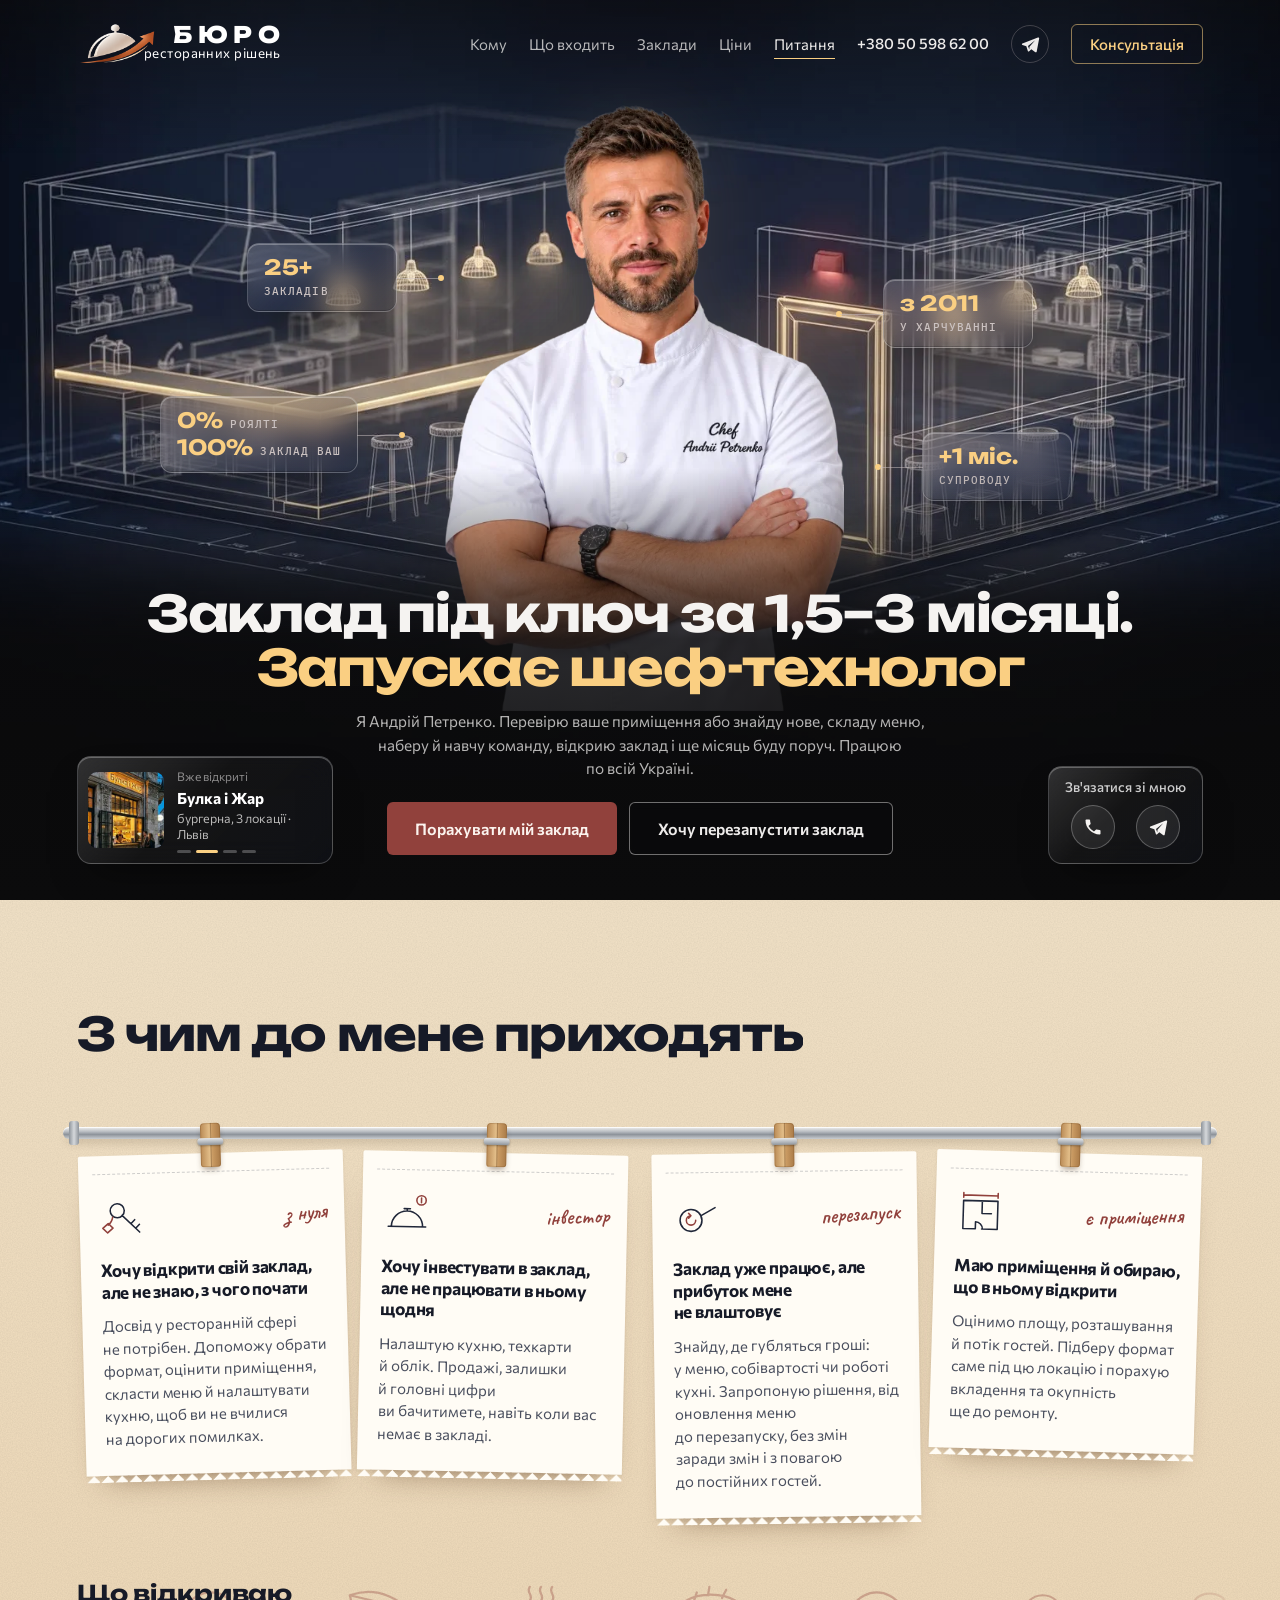
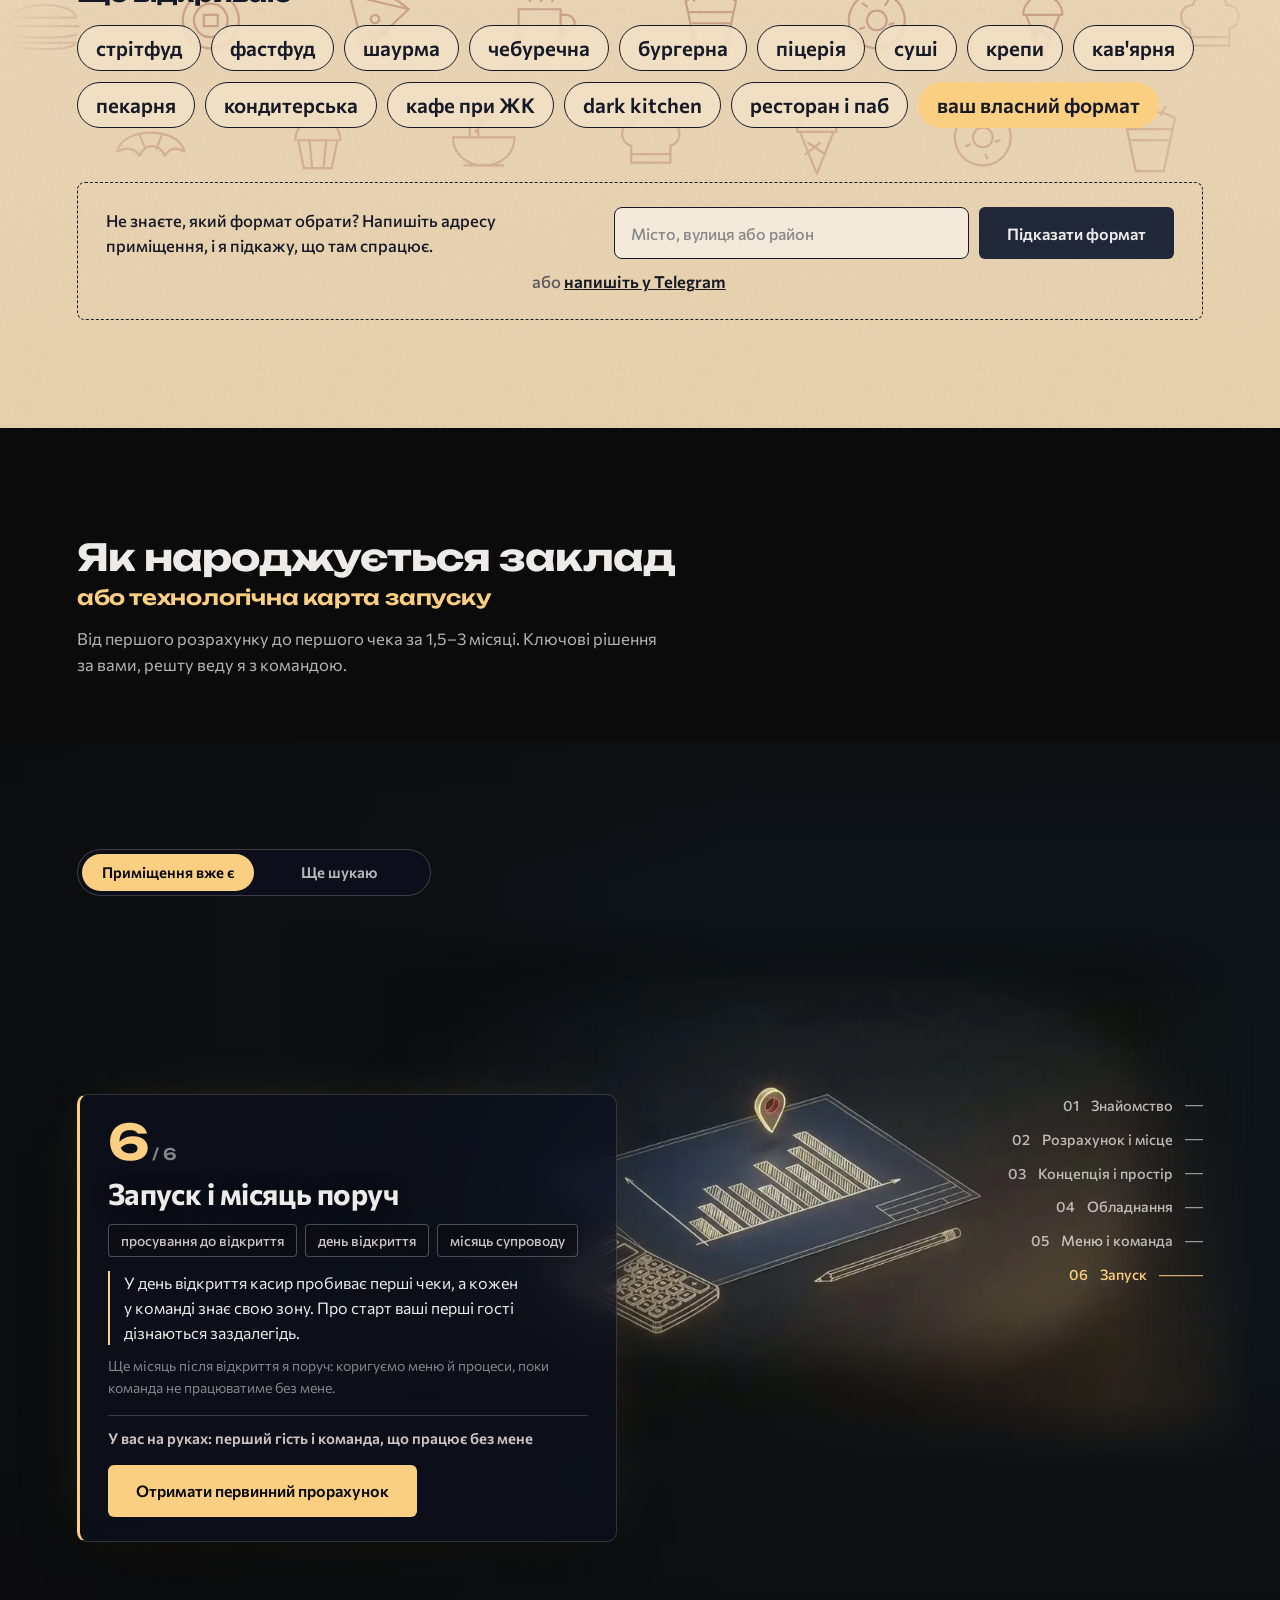
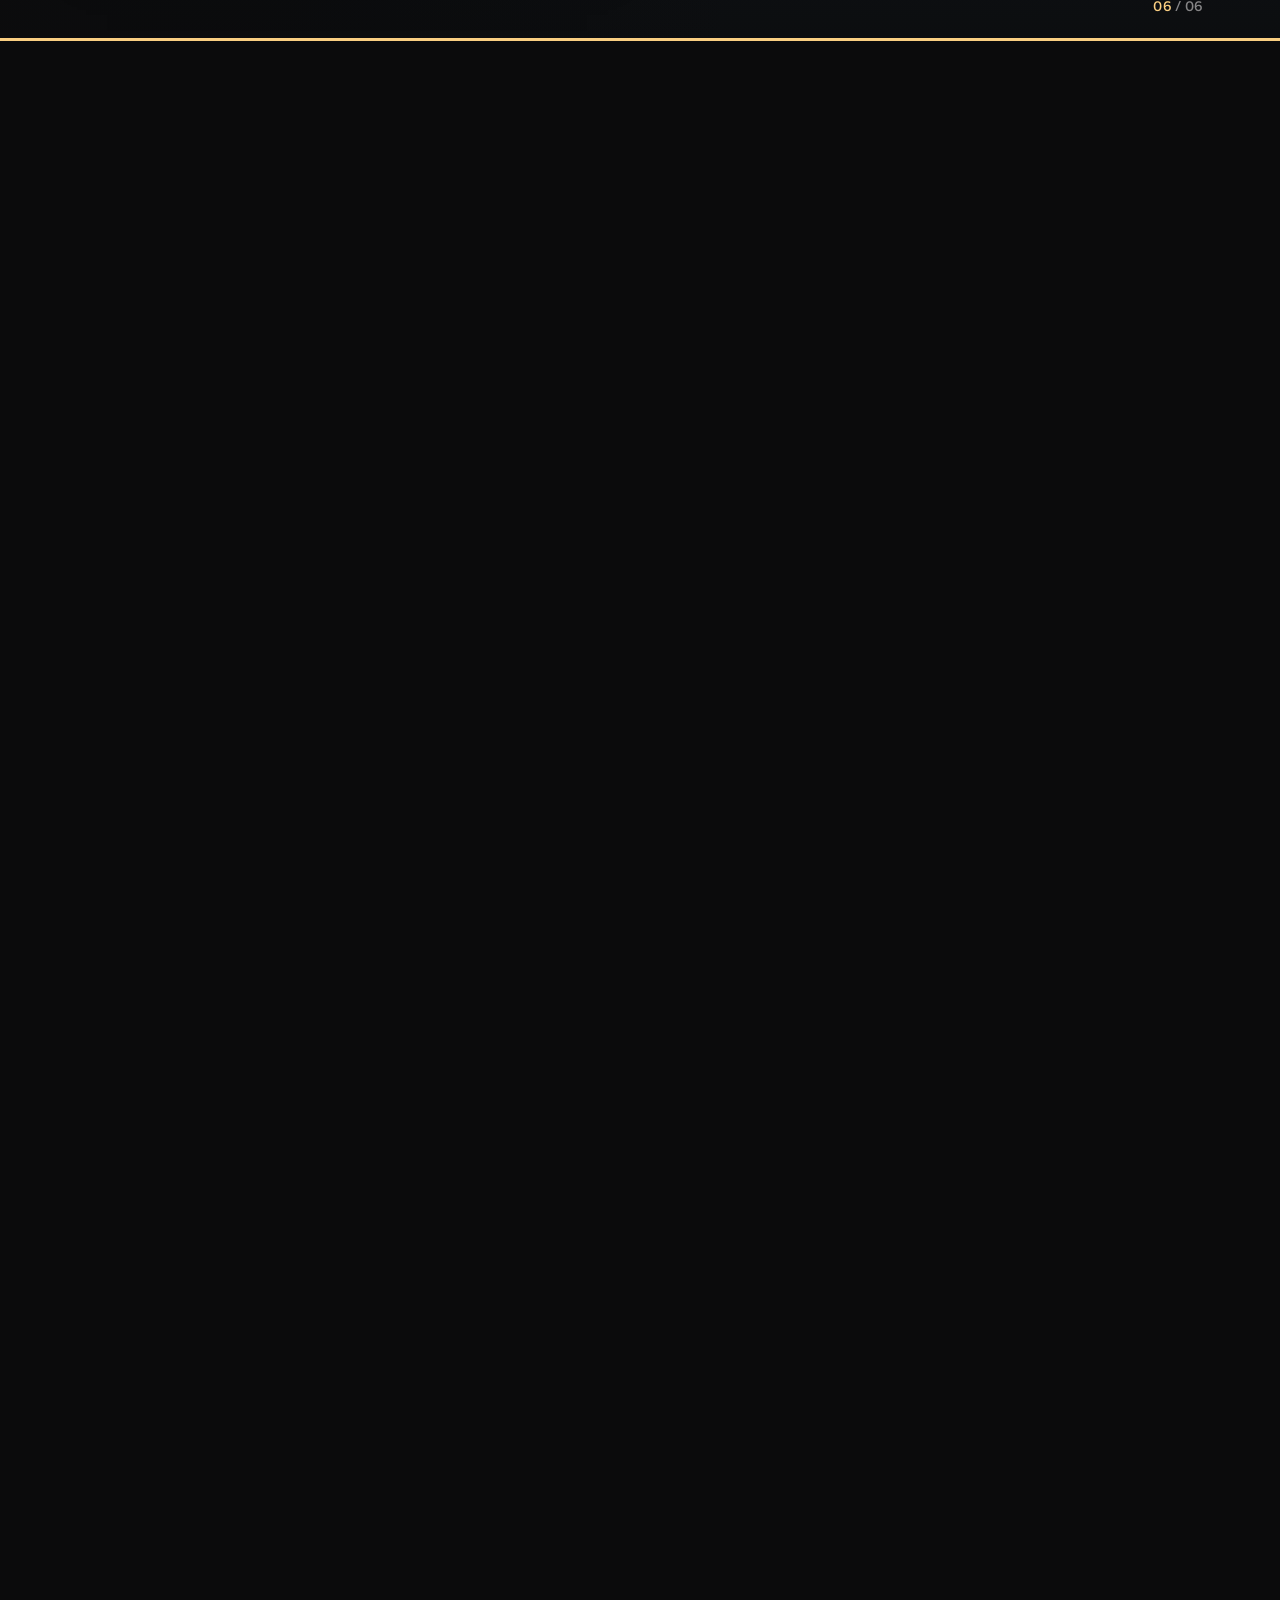
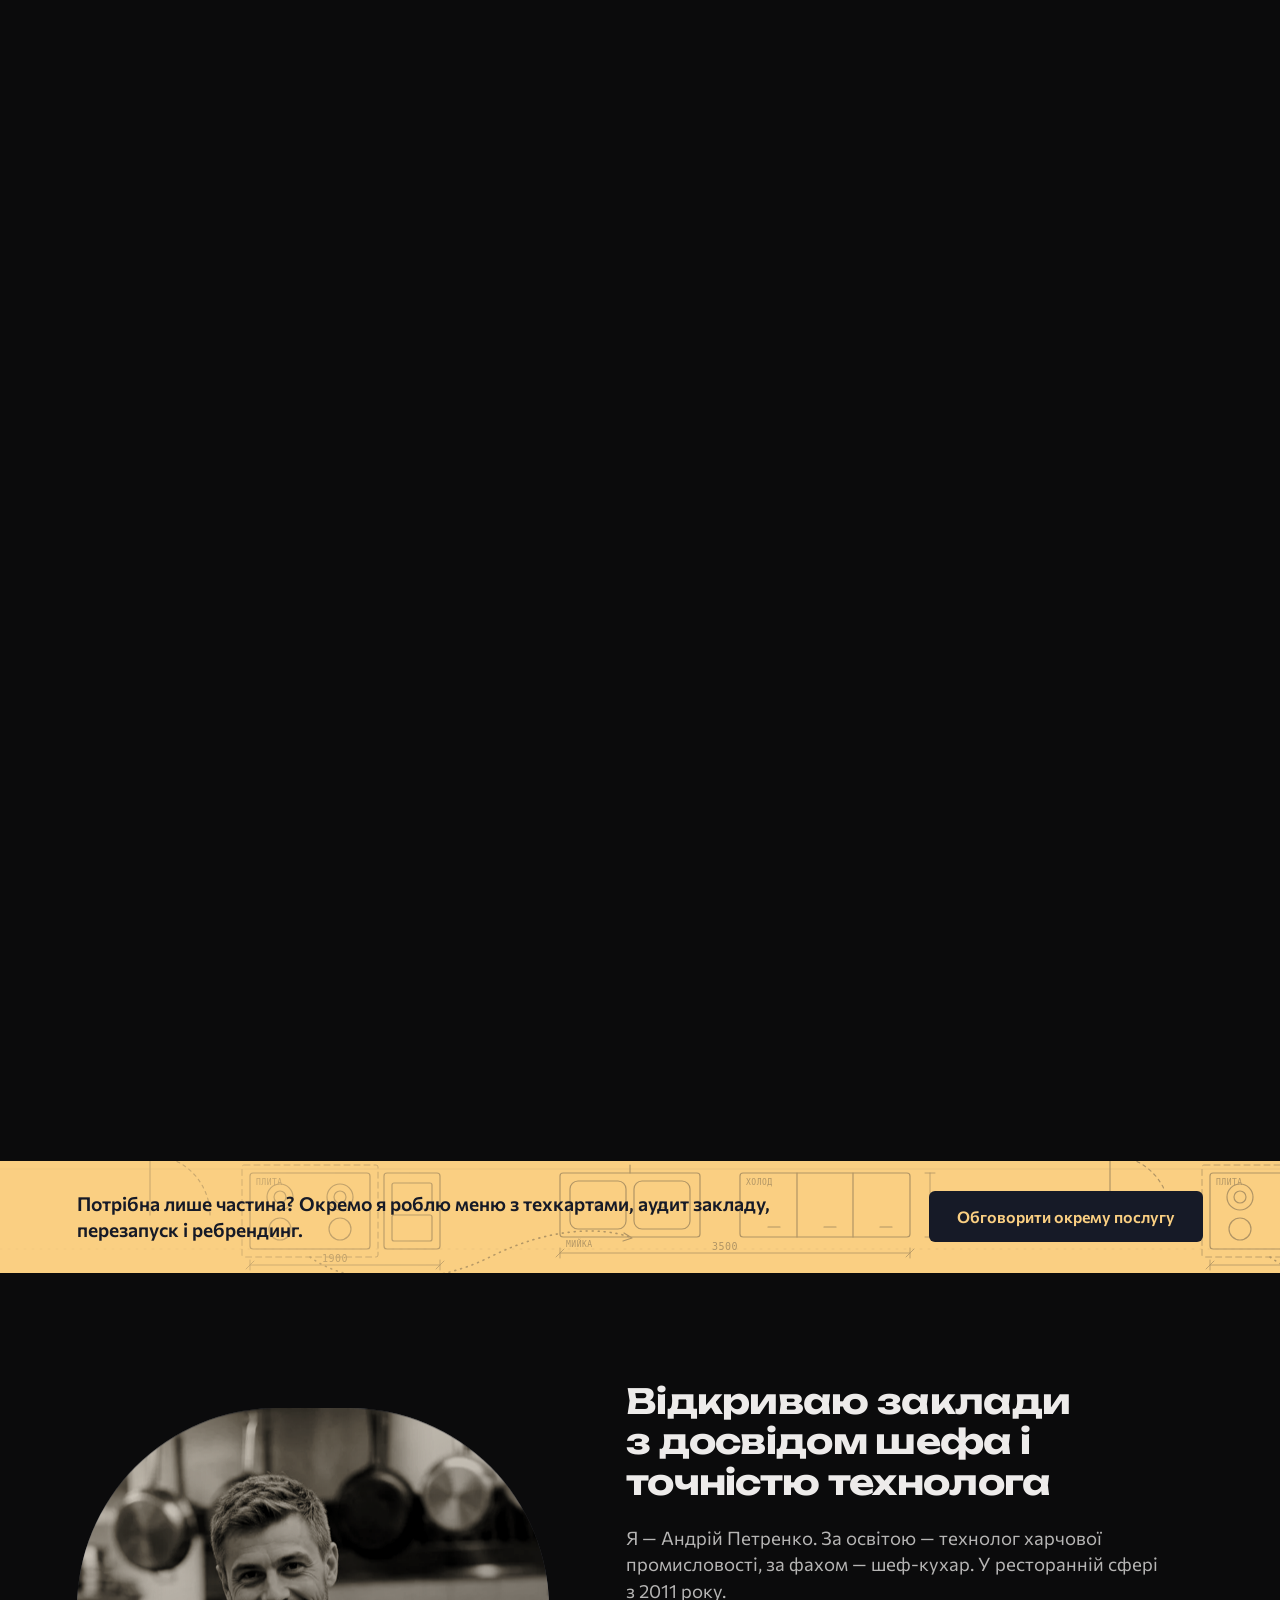
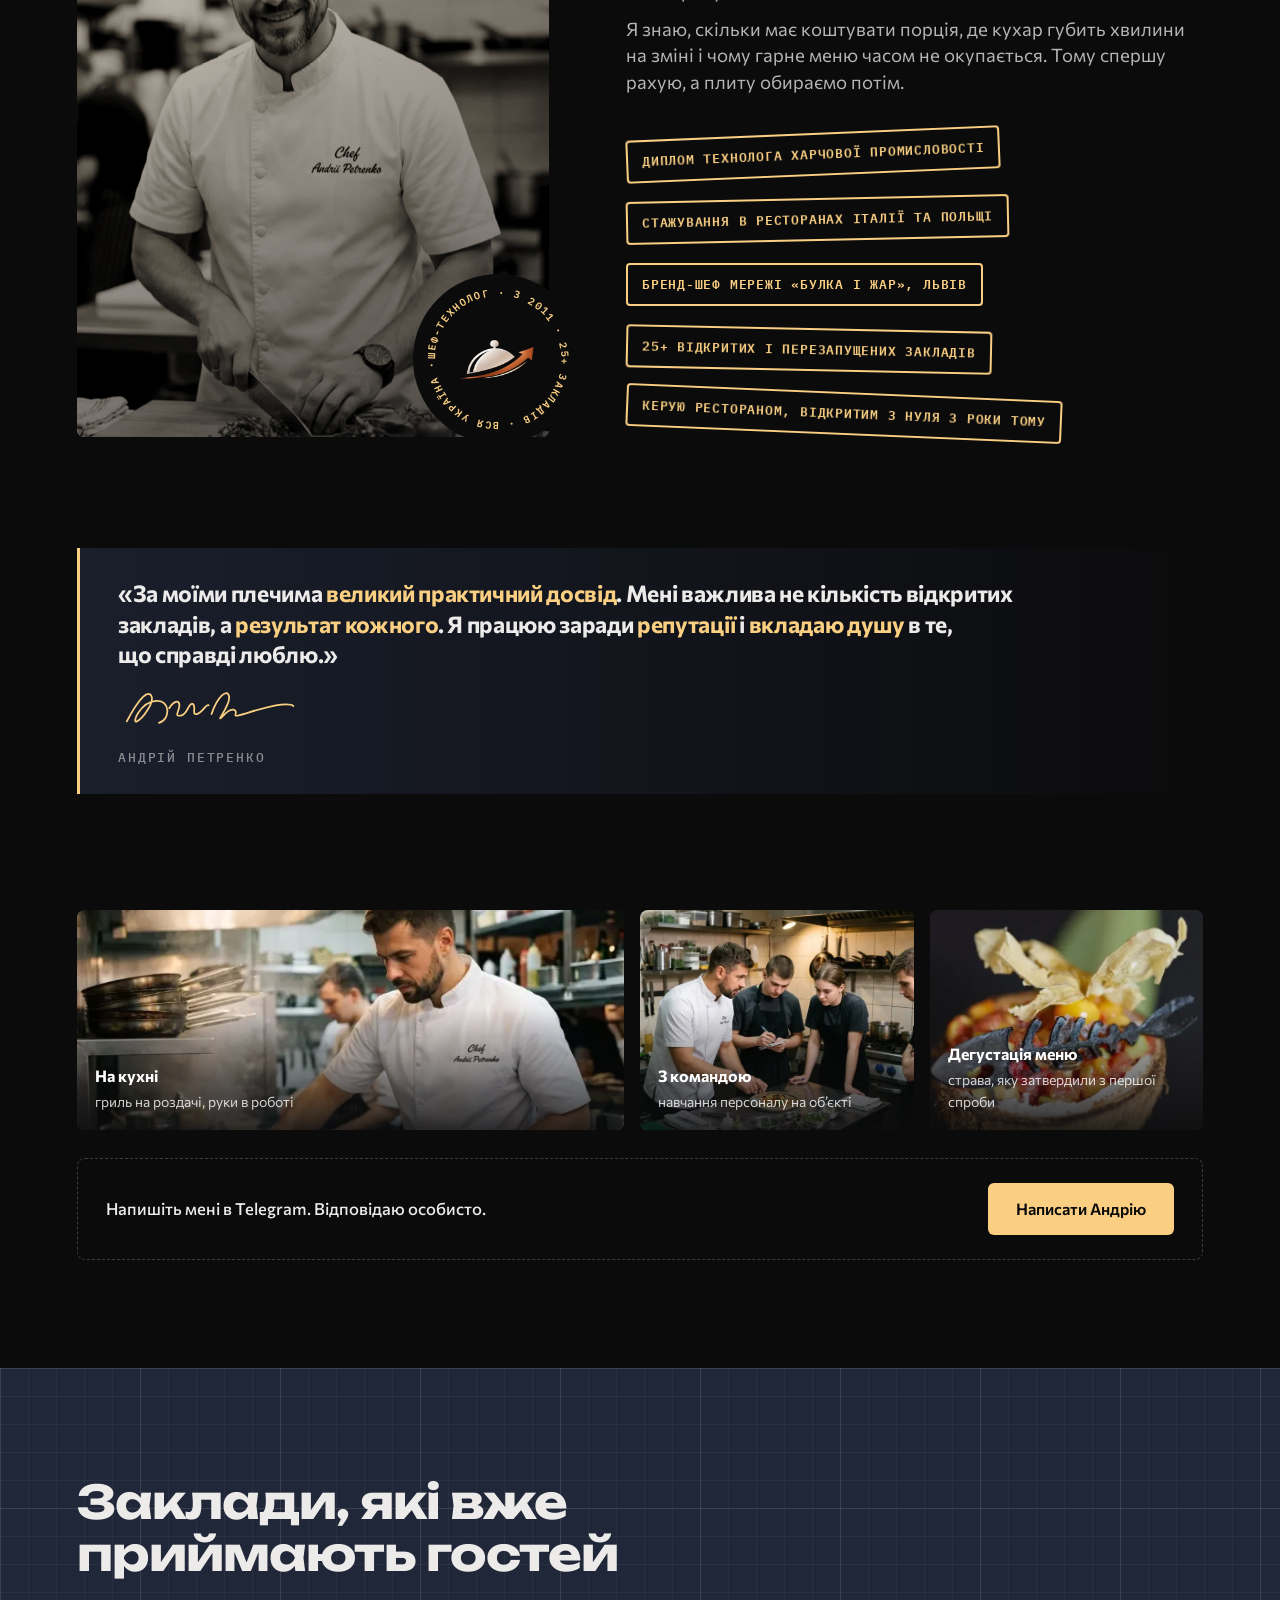
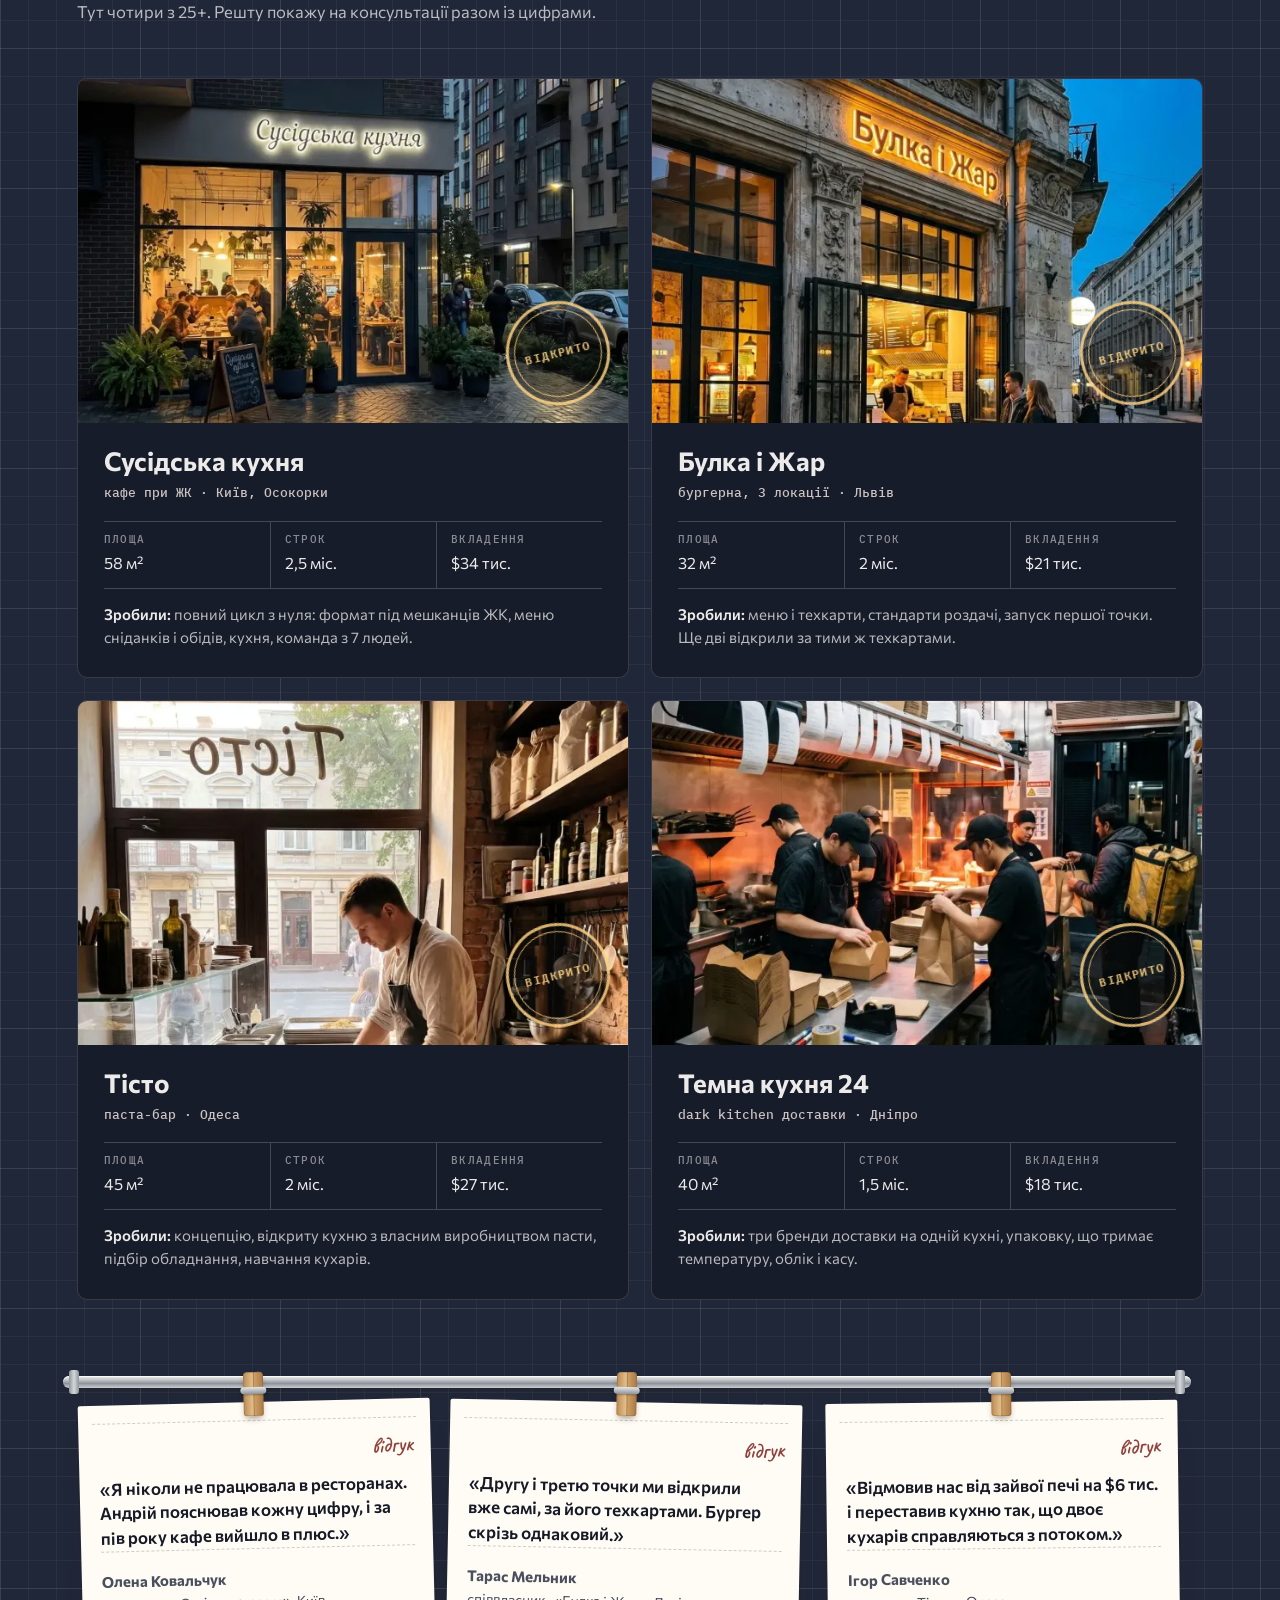
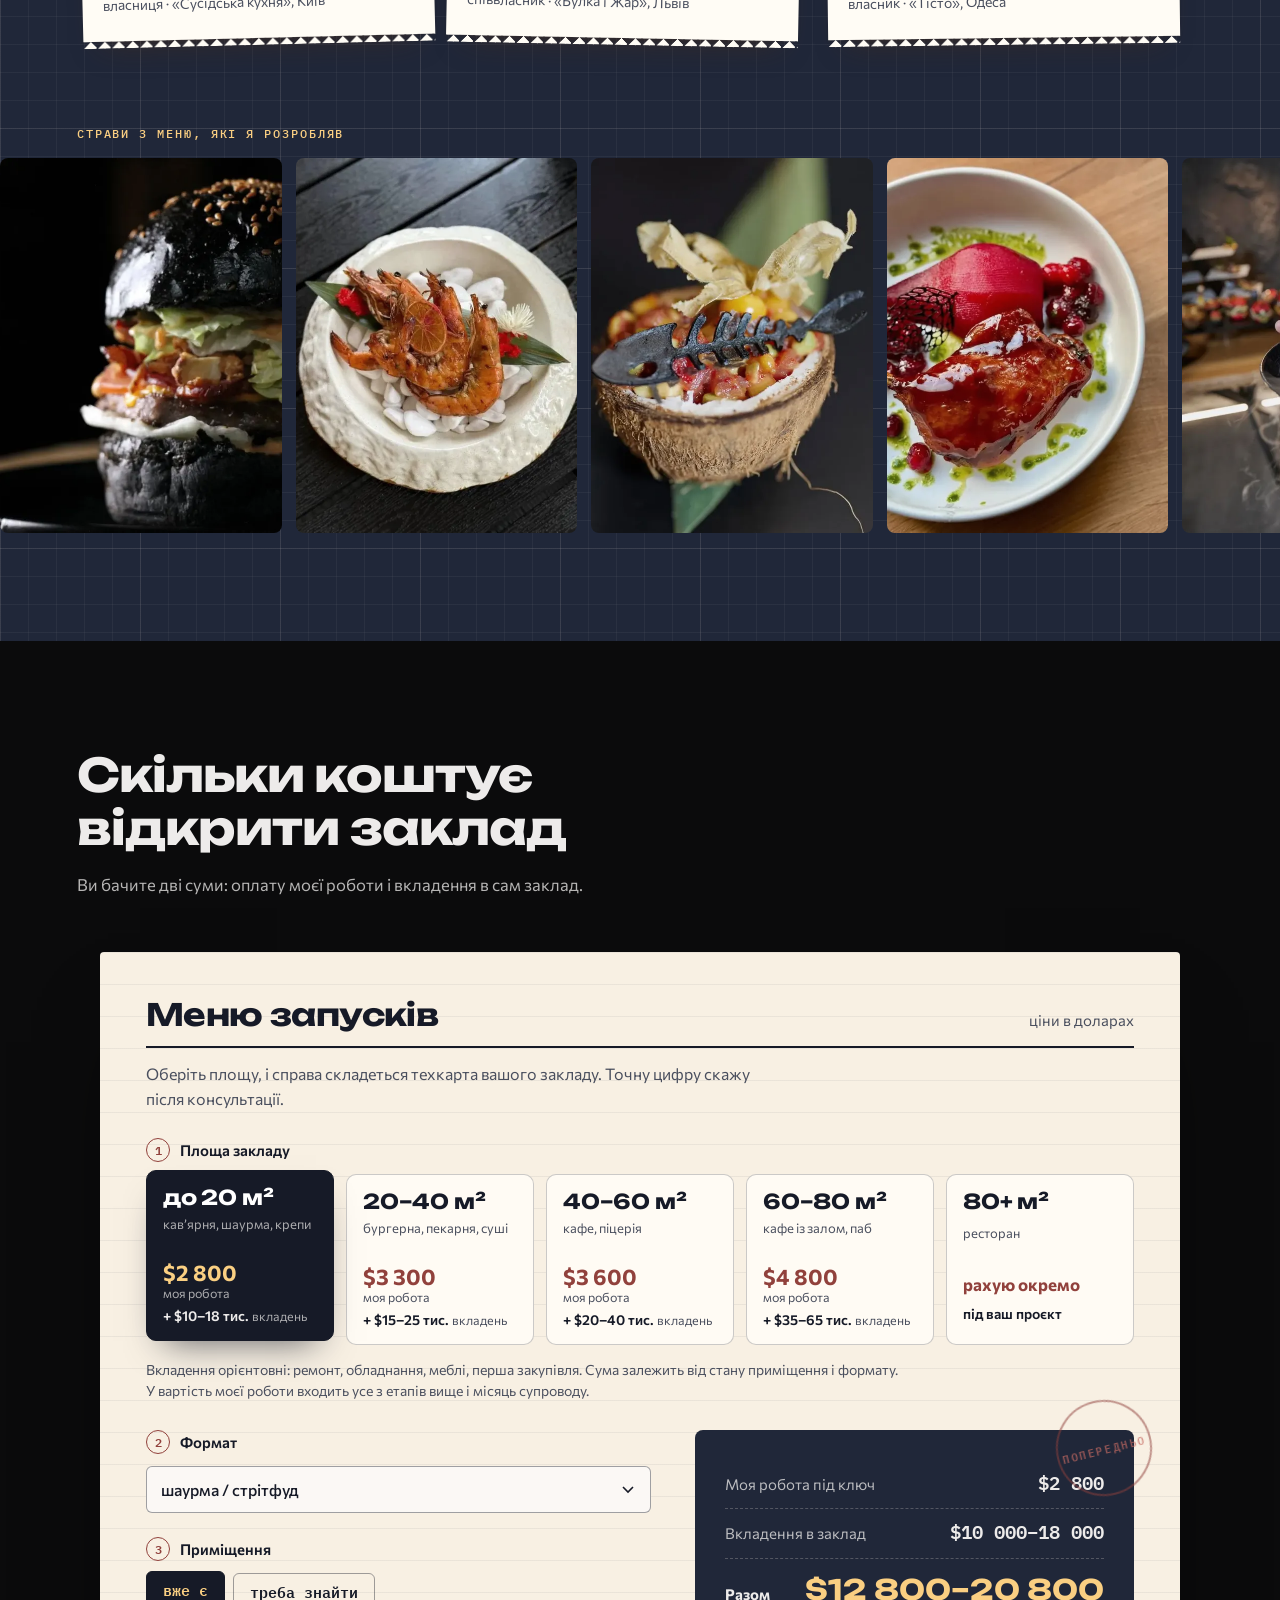
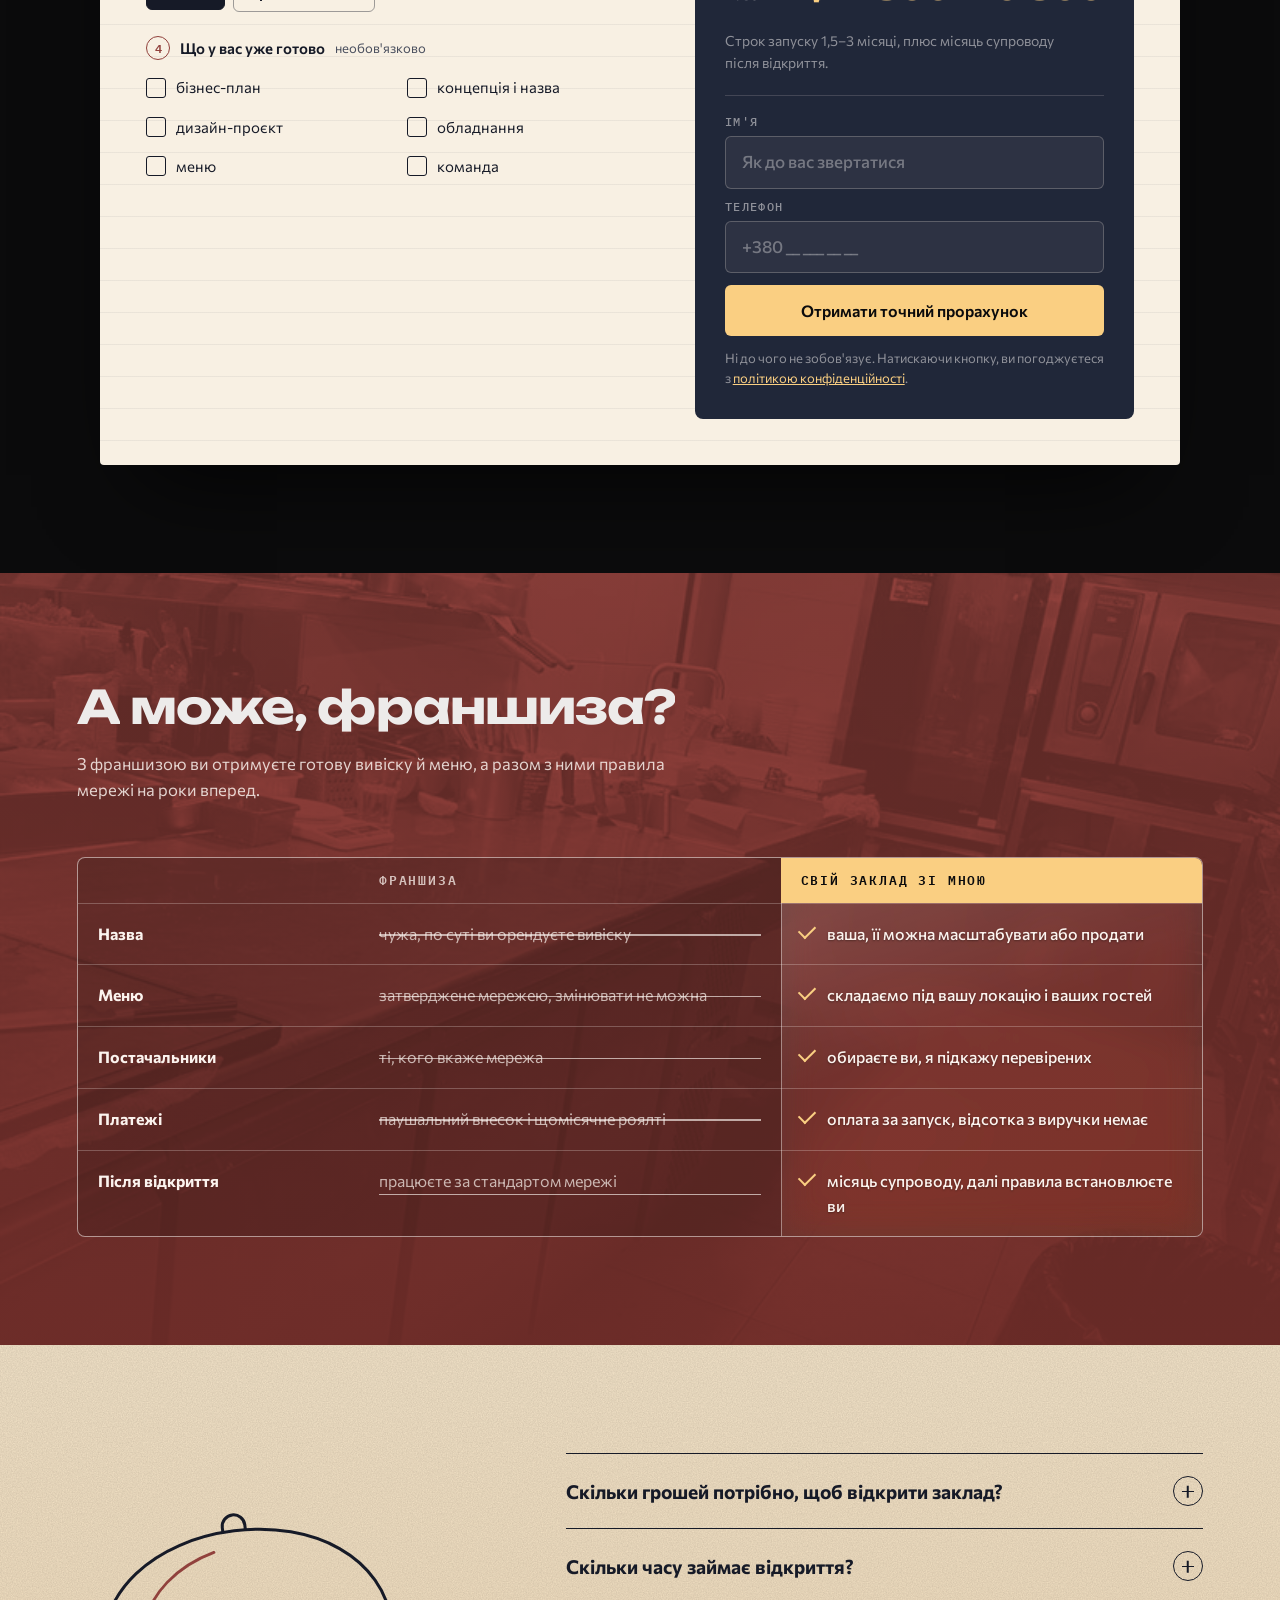
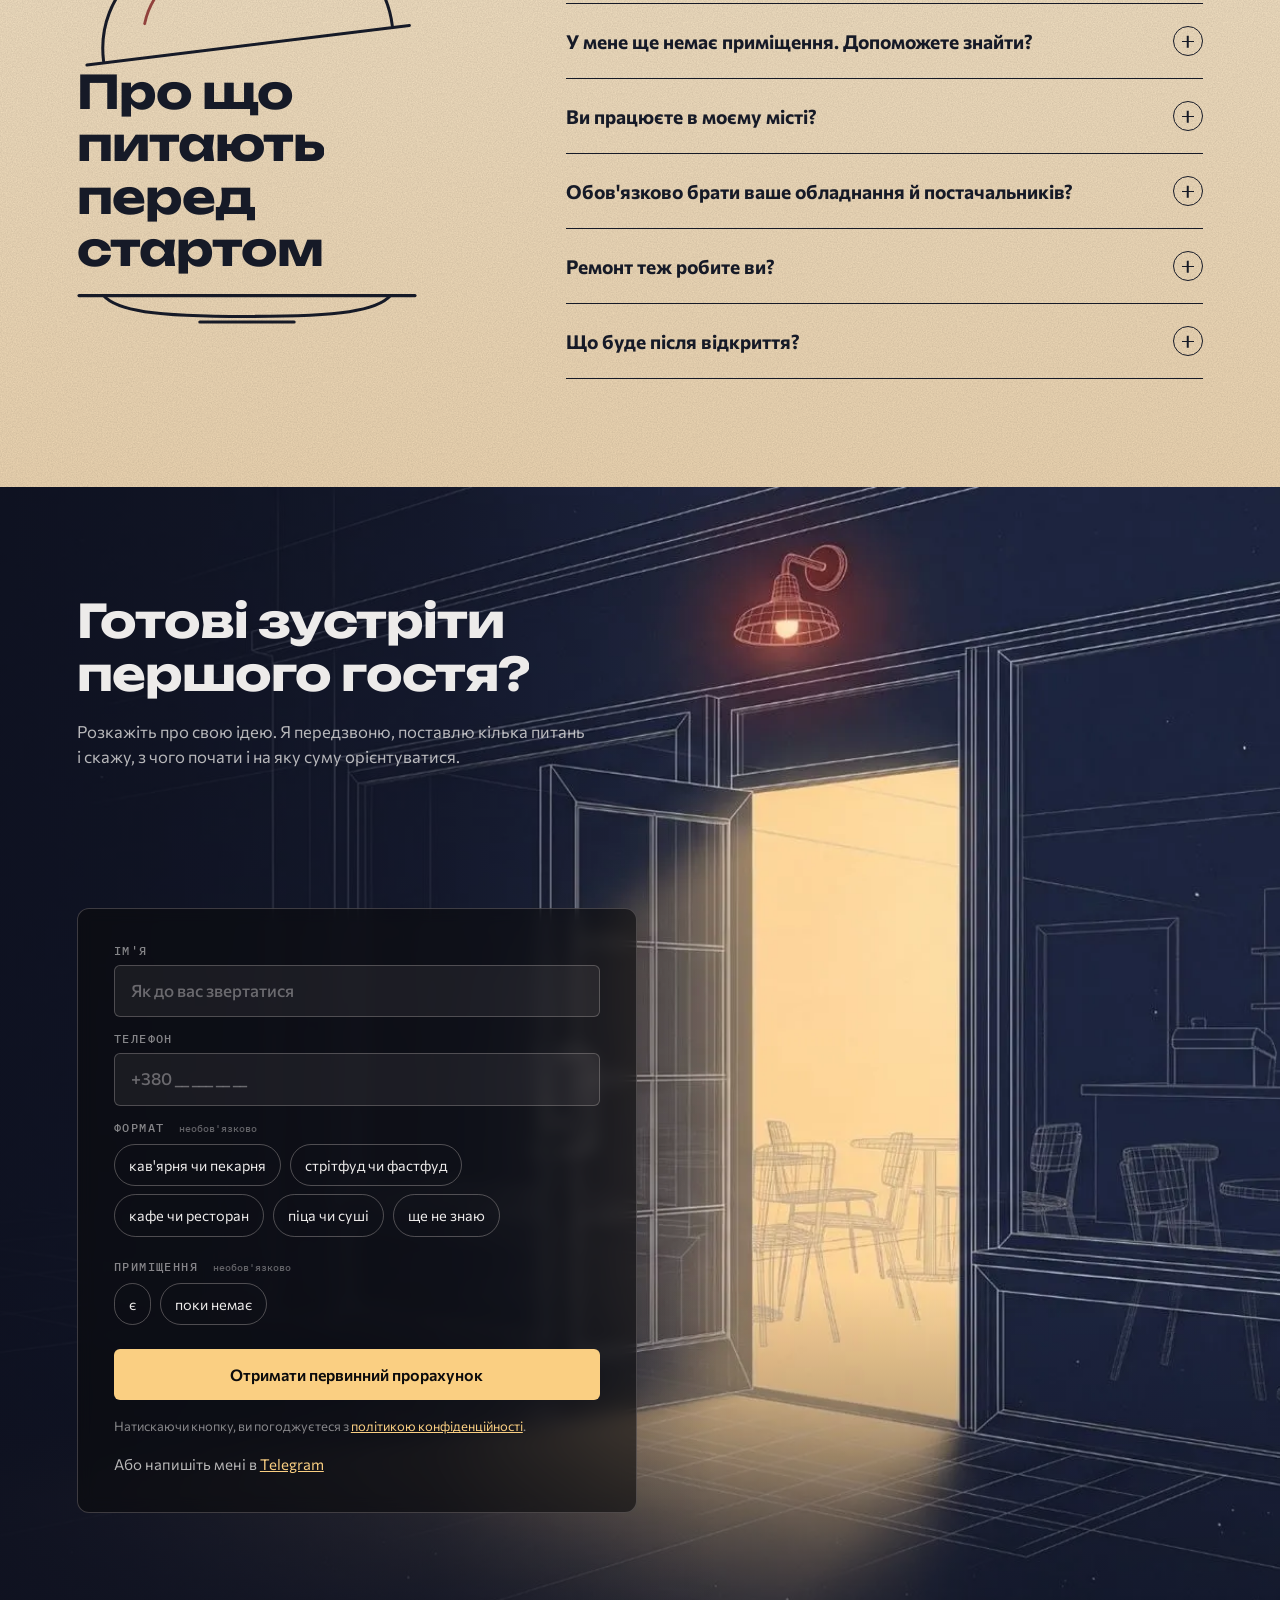
<file: index.html>
<!doctype html>
<html lang="uk">
<head>
<meta charset="utf-8">
<meta name="viewport" content="width=device-width, initial-scale=1">
<title>Відкриття закладу під ключ | Бюро ресторанних рішень</title>
<meta name="description" content="Відкрию кафе, кав'ярню, фастфуд чи піцерію під ключ за 1,5–3 місяці: приміщення, меню з техкартами, обладнання, команда. 25+ відкритих закладів по Україні.">
<meta name="theme-color" content="#0B0B0C">
<link rel="icon" href="favicon.png" type="image/png" sizes="192x192">
<link rel="apple-touch-icon" href="apple-touch-icon.png">
<meta property="og:type" content="website">
<meta property="og:locale" content="uk_UA">
<meta property="og:title" content="Заклад під ключ за 1,5–3 місяці. Запускає шеф-технолог">
<meta property="og:description" content="Приміщення, меню з техкартами, обладнання, команда і місяць супроводу після відкриття. 25+ закладів по Україні.">
<meta property="og:image" content="https://prinkovska.github.io/buro/media/og.jpg">
<meta property="og:image:width" content="1200">
<meta property="og:image:height" content="630">
<link rel="preconnect" href="https://fonts.googleapis.com">
<link rel="preconnect" href="https://fonts.gstatic.com" crossorigin>
<!-- усі шрифти одним запитом: Commissioner (текст), IBM Plex Mono (позначки), Unbounded (заголовки), Caveat (рукописні) -->
<link rel="preload" as="style" href="https://fonts.googleapis.com/css2?family=Caveat:wght@600&family=Commissioner:wght@400;500;600;700;800&family=IBM+Plex+Mono:wght@400;500;600&family=Unbounded:wght@600;700;800&display=swap">
<link href="https://fonts.googleapis.com/css2?family=Caveat:wght@600&family=Commissioner:wght@400;500;600;700;800&family=IBM+Plex+Mono:wght@400;500;600&family=Unbounded:wght@600;700;800&display=swap" rel="stylesheet" media="print" onload="this.media='all'">
<noscript><link href="https://fonts.googleapis.com/css2?family=Caveat:wght@600&family=Commissioner:wght@400;500;600;700;800&family=IBM+Plex+Mono:wght@400;500;600&family=Unbounded:wght@600;700;800&display=swap" rel="stylesheet"></noscript>
<link rel="preload" as="image" href="media/chef.webp" imagesrcset="media/chef-m.webp 540w, media/chef.webp 800w" imagesizes="(max-width: 820px) 300px, 46vh" fetchpriority="high">
<!-- перший кадр фону першого екрана: найбільший елемент екрана, вантажимо одразу -->
<link rel="preload" as="image" href="media/hero-first-mobile.webp" media="(max-width: 820px)">
<link rel="preload" as="image" href="media/hero-first.webp" media="(min-width: 821px)">
<link rel="stylesheet" href="css/style.css">
</head>
<body data-hfont="unbounded">

<div class="progress" aria-hidden="true"><i></i></div>

<!-- ============ 0. ШАПКА ============ -->
<header class="nav" id="nav">
  <a class="nav__logo" href="#top" aria-label="Бюро ресторанних рішень, на початок">
    <svg class="nav__brand" viewBox="0 0 640 160" role="img" aria-hidden="true">
      <image href="media/logo.png" x="6" y="4" width="246" height="151"/>
      <text x="294" y="76" textLength="332" lengthAdjust="spacing" font-family="Unbounded, sans-serif" font-weight="800" font-size="70" fill="#fff">БЮРО</text>
      <text x="206" y="124" textLength="420" lengthAdjust="spacing" font-family="Commissioner, sans-serif" font-weight="400" font-size="41" fill="#fff">ресторанних рішень</text>
    </svg>
  </a>
  <button class="nav__burger" type="button" aria-expanded="false" aria-controls="menu" aria-label="Відкрити меню"><span></span><span></span><span></span></button>
  <div class="nav__menu" id="menu">
    <ul class="nav__links">
      <li><a href="#komu">Кому</a></li>
      <li><a href="#etapy">Що входить</a></li>
      <li><a href="#zaklady">Заклади</a></li>
      <li><a href="#tsiny">Ціни</a></li>
      <li><a href="#pytannia">Питання</a></li>
    </ul>
    <a class="nav__tel" data-phone href="tel:+380505986200">+380 50 598 62 00</a>
    <a class="nav__tg" data-tg href="#konsultatsiya" aria-label="Написати в Telegram">
      <svg width="20" height="20" viewBox="0 0 24 24" aria-hidden="true"><path d="M21.5 4.2 2.9 11.4c-.9.4-.9 1.6.1 1.9l4.6 1.4 1.8 5.6c.2.7 1.1.9 1.6.4l2.6-2.4 4.8 3.5c.6.4 1.4.1 1.6-.6L23 5.4c.2-.9-.7-1.6-1.5-1.2ZM9.6 14.3l8.6-6.9-6.8 7.9-.3 3.4-1.5-4.4Z" fill="currentColor"/></svg>
    </a>
    <button class="btn btn--ghost" type="button" data-lead="nav">Консультація</button>
  </div>
</header>

<main id="top">

  <!-- ============ 1. ПЕРШИЙ ЕКРАН ============
       Відео й кадри згенеровані в Higgsfield (декор, не справжній заклад).
       Відео грає один раз; коли дограє, його змінює фінальний кадр (той самий, що й останній кадр відео).
       На телефоні (до 820px) беруться вертикальні версії з data-*-mobile. -->
  <section class="hero" aria-label="Заклад під ключ">
    <video class="hero__video" muted playsinline preload="none" aria-hidden="true"
           data-poster="media/hero-first.webp" data-poster-mobile="media/hero-first-mobile.webp"
           data-src="media/hero.mp4" data-src-mobile="media/hero-mobile.mp4"></video>
    <script>(function(v){v.poster=matchMedia("(max-width: 820px)").matches?v.dataset.posterMobile:v.dataset.poster})(document.currentScript.previousElementSibling)</script>
    <img class="hero__final" alt="" aria-hidden="true" data-src="media/hero-final.webp" data-src-mobile="media/hero-final-mobile.webp">
    <div class="hero__grade" aria-hidden="true"></div>

    <img class="hero__chef" src="media/chef.webp" srcset="media/chef-m.webp 540w, media/chef.webp 800w" sizes="(max-width: 820px) 300px, 46vh" width="800" height="1200"
         alt="Андрій Петренко, шеф-технолог, стоїть зі схрещеними руками" fetchpriority="high">
    <div class="hero__shade" aria-hidden="true"></div>

    <!-- відкриті заклади (вигадані для портфоліо): картка в лівому нижньому куті, фото змінюються самі (на телефоні прихована) -->
    <a class="opened" href="#zaklady" aria-label="Відкриті заклади: дивитися всі">
      <span class="opened__pics">
        <img class="is-on" src="media/photos/thumbs/susidska.webp" width="200" height="200" alt="" decoding="async">
        <img class="" src="media/photos/thumbs/bulka.webp" width="200" height="200" alt="" decoding="async">
        <img class="" src="media/photos/thumbs/tisto.webp" width="200" height="200" alt="" decoding="async">
        <img class="" src="media/photos/thumbs/temna.webp" width="200" height="200" alt="" decoding="async">
      </span>
      <span class="opened__text">
        <span class="opened__label">Вже відкриті</span>
        <span class="opened__item is-on"><b>Сусідська кухня</b><small>кафе при ЖК · Київ, Осокорки</small></span>
        <span class="opened__item"><b>Булка і Жар</b><small>бургерна, 3 локації · Львів</small></span>
        <span class="opened__item"><b>Тісто</b><small>паста-бар · Одеса</small></span>
        <span class="opened__item"><b>Темна кухня 24</b><small>dark kitchen доставки · Дніпро</small></span>
        <span class="opened__dots" aria-hidden="true"><i class="is-on"></i><i></i><i></i><i></i></span>
      </span>
    </a>

    <!-- Кнопки зв'язку в правому куті першого екрана (на ноутбуці) -->
    <div class="hero-contact" aria-label="Зв'язатися з Андрієм Петренком">
      <span class="hero-contact__lbl">Зв'язатися зі мною</span>
      <button class="hero-contact__btn hero-contact__btn--call" type="button" data-lead="callback" aria-label="Замовити дзвінок" title="Замовити дзвінок">
        <svg width="20" height="20" viewBox="0 0 24 24" aria-hidden="true"><path d="M6.6 10.8a15.1 15.1 0 0 0 6.6 6.6l2.2-2.2c.3-.3.7-.4 1-.2 1.1.4 2.3.6 3.6.6.6 0 1 .4 1 1V20c0 .6-.4 1-1 1A17 17 0 0 1 3 4c0-.6.4-1 1-1h3.5c.6 0 1 .4 1 1 0 1.3.2 2.5.6 3.6.1.3 0 .7-.2 1l-2.3 2.2Z" fill="currentColor"/></svg>
      </button>
      <a class="hero-contact__btn hero-contact__btn--tg" data-tg href="#konsultatsiya" aria-label="Написати в Telegram" title="Написати в Telegram">
        <svg width="20" height="20" viewBox="0 0 24 24" aria-hidden="true"><path d="M21.5 4.2 2.9 11.4c-.9.4-.9 1.6.1 1.9l4.6 1.4 1.8 5.6c.2.7 1.1.9 1.6.4l2.6-2.4 4.8 3.5c.6.4 1.4.1 1.6-.6L23 5.4c.2-.9-.7-1.6-1.5-1.2ZM9.6 14.3l8.6-6.9-6.8 7.9-.3 3.4-1.5-4.4Z" fill="currentColor"/></svg>
      </a>
    </div>

    <div class="hero__bottom">
      <ul class="hero__stats" aria-label="Коротко про досвід">
        <li class="stat stat--l1"><b>25+</b><span>закладів</span></li>
        <li class="stat stat--r1"><b>з 2011</b><span>у харчуванні</span></li>
        <li class="stat stat--l2 stat--rows"><p><b>0%</b><span>роялті</span></p><p><b>100%</b><span>заклад ваш</span></p></li>
        <li class="stat stat--r2"><b>+1 міс.</b><span>супроводу</span></li>
      </ul>
      <div class="hero__copy">
        <h1>Заклад під ключ за 1,5⁠–⁠3 місяці. <span>Запускає шеф-технолог</span></h1>
        <p>Я Андрій Петренко. Перевірю ваше приміщення або знайду нове, складу меню, наберу й навчу команду, відкрию заклад і ще місяць буду поруч. Працюю по всій Україні.</p>
        <div class="hero__btns">
          <a class="btn btn--primary" href="#kalkulyator">Порахувати мій заклад</a>
          <button class="btn btn--outline" type="button" data-lead="hero-relaunch">Хочу перезапустити заклад</button>
        </div>
      </div>
    </div>

  </section>

  <!-- ============ 2. З ЧИМ ДО МЕНЕ ПРИХОДЯТЬ ============ -->
  <section class="sec sec--paper tex-grain" id="komu">
    <div class="wrap">
      <header class="sec__head">
        <h2 data-split>З чим до мене приходять</h2>
      </header>

      <div class="who">
        <!-- картки — як чеки замовлень на кухонній рейці, кожна на прищепці -->
        <div class="who__rail" aria-hidden="true"></div>
        <article class="who__card" data-reveal style="--d:0;--r:-1.6deg">
          <span class="who__clip" aria-hidden="true"></span>
          <div class="who__top"><svg class="who__ico draw" viewBox="0 0 64 64" aria-hidden="true"><path pathLength="1" d="M14 22a9 9 0 1 0 18 0a9 9 0 1 0 -18 0M29 28l22 22M40 39l5-5M46 45l5-5"/><path pathLength="1" class="acc" d="M17 30c-1 5-3 8-6 10M4 44l7-6 6 6-7 6z"/></svg><span class="who__table">з нуля</span></div>
          <h3>Хочу відкрити свій заклад, але не знаю, з чого почати</h3>
          <p>Досвід у ресторанній сфері не потрібен. Допоможу обрати формат, оцінити приміщення, скласти меню й налаштувати кухню, щоб ви не вчилися на дорогих помилках.</p>
        </article>
        <article class="who__card" data-reveal style="--d:1;--r:1.2deg">
          <span class="who__clip" aria-hidden="true"></span>
          <div class="who__top"><svg class="who__ico draw" viewBox="0 0 64 64" aria-hidden="true"><path pathLength="1" d="M8 48h48M12 48a20 20 0 0 1 40 0M28 25h8M32 25v3"/><path pathLength="1" class="acc" d="M44 14a6 6 0 1 0 12 0a6 6 0 1 0 -12 0M50 11v6"/></svg><span class="who__table">інвестор</span></div>
          <h3>Хочу інвестувати в заклад, але не працювати в ньому щодня</h3>
          <p>Налаштую кухню, техкарти й облік. Продажі, залишки й головні цифри ви бачитимете, навіть коли вас немає в закладі.</p>
        </article>
        <article class="who__card" data-reveal style="--d:2;--r:-0.8deg">
          <span class="who__clip" aria-hidden="true"></span>
          <div class="who__top"><svg class="who__ico draw" viewBox="0 0 64 64" aria-hidden="true"><path pathLength="1" d="M10 36a14 14 0 1 0 28 0a14 14 0 1 0 -28 0M37 30l18-10"/><path pathLength="1" class="acc" d="M30 36a6 6 0 1 1 -6 -6M21 27l3 3-3 3"/></svg><span class="who__table">перезапуск</span></div>
          <h3>Заклад уже працює, але прибуток мене не влаштовує</h3>
          <p>Знайду, де губляться гроші: у меню, собівартості чи роботі кухні. Запропоную рішення, від оновлення меню до перезапуску, без змін заради змін і з повагою до постійних гостей.</p>
        </article>
        <article class="who__card" data-reveal style="--d:3;--r:1.7deg">
          <span class="who__clip" aria-hidden="true"></span>
          <div class="who__top"><svg class="who__ico draw" viewBox="0 0 64 64" aria-hidden="true"><path pathLength="1" d="M26 52H10V16h44v36H34M26 52v-9M26 43a9 9 0 0 1 9 9M34 16v16h12"/><path pathLength="1" class="acc" d="M10 9h44M10 6v6M54 6v6"/></svg><span class="who__table">є приміщення</span></div>
          <h3>Маю приміщення й обираю, що в ньому відкрити</h3>
          <p>Оцінимо площу, розташування й потік гостей. Підберу формат саме під цю локацію і порахую вкладення та окупність ще до ремонту.</p>
        </article>
      </div>

      <div class="formats" data-reveal>
      <!-- стрічки контурних іконок страв, що повільно пливуть за списком форматів -->
      <div class="iconbelt" aria-hidden="true">
        <div class="iconbelt__track"><svg viewBox="0 0 64 64"><title>бургер</title><path d="M10 30c0-12 44-12 44 0Z M8 36h48 M10 42c6 3 38 3 44 0 M10 48h44c0 6-44 6-44 0"/></svg><svg viewBox="0 0 64 64"><title>суші</title><path d="M32 12a20 20 0 1 0 0.01 0Z M32 20a12 12 0 1 0 0.01 0Z M27 28h10v8H27Z"/></svg><svg viewBox="0 0 64 64"><title>піца</title><path d="M12 14 54 24 22 54Z M12 14q22-8 42 10 M30 28a3 3 0 1 0 0.01 0Z M36 36a3 3 0 1 0 0.01 0Z M26 40a2.5 2.5 0 1 0 0.01 0Z"/></svg><svg viewBox="0 0 64 64"><title>кава</title><path d="M14 24h30v18c0 8-6 12-15 12s-15-4-15-12Z M44 28h4a6 6 0 0 1 0 12h-4 M22 8c-3 4 3 6 0 10 M30 8c-3 4 3 6 0 10 M38 8c-3 4 3 6 0 10"/></svg><svg viewBox="0 0 64 64"><title>шаурма</title><path d="M22 56 14 18c10-6 26-6 36 0l-8 38Z M17 26h30 M19 34h26 M20 18l2-6 M30 14l1-6 M40 16l3-6"/></svg><svg viewBox="0 0 64 64"><title>пончик</title><path d="M32 12a20 20 0 1 0 0.01 0Z M32 25a7 7 0 1 0 0.01 0Z M22 20l3 2 M40 18l-2 3 M44 34l-3 1 M20 38l3-1 M34 44l1 3"/></svg><svg viewBox="0 0 64 64"><title>морозиво</title><path d="M18 28a14 14 0 0 1 28 0Z M20 28 32 58 44 28 M26 36l12 8 M24 44l10-8"/></svg><svg viewBox="0 0 64 64"><title>ковпак</title><path d="M18 38c-9-2-9-17 2-17 2-11 22-11 24 0 11 0 11 15 2 17v12H18Z M18 44h28"/></svg><svg viewBox="0 0 64 64"><title>локшина</title><path d="M10 32h44c0 12-10 20-22 20S10 44 10 32Z M22 32V14 M28 32V12 M44 6 26 28 M18 52h28"/></svg><svg viewBox="0 0 64 64"><title>кекс</title><path d="M18 34h28l-4 20H22Z M16 34c0-10 8-16 16-16s16 6 16 16 M32 18v-6 M26 34l2 20 M38 34l-2 20"/></svg><svg viewBox="0 0 64 64"><title>круасан</title><path d="M8 42c4-18 44-18 48 0-5-3-10-3-14 3-4-9-14-9-18 0-4-6-10-6-16-3Z M24 30l4 10 M40 30l-4 10"/></svg><svg viewBox="0 0 64 64"><title>виделка і ніж</title><path d="M20 8v18c0 4 2 6 4 6v24 M14 8v14c0 6 4 10 10 10 M30 8v14 M44 8c-6 6-6 18 0 24v24"/></svg></div>
        <div class="iconbelt__track iconbelt__track--rev"><svg viewBox="0 0 64 64"><title>виделка і ніж</title><path d="M20 8v18c0 4 2 6 4 6v24 M14 8v14c0 6 4 10 10 10 M30 8v14 M44 8c-6 6-6 18 0 24v24"/></svg><svg viewBox="0 0 64 64"><title>круасан</title><path d="M8 42c4-18 44-18 48 0-5-3-10-3-14 3-4-9-14-9-18 0-4-6-10-6-16-3Z M24 30l4 10 M40 30l-4 10"/></svg><svg viewBox="0 0 64 64"><title>кекс</title><path d="M18 34h28l-4 20H22Z M16 34c0-10 8-16 16-16s16 6 16 16 M32 18v-6 M26 34l2 20 M38 34l-2 20"/></svg><svg viewBox="0 0 64 64"><title>локшина</title><path d="M10 32h44c0 12-10 20-22 20S10 44 10 32Z M22 32V14 M28 32V12 M44 6 26 28 M18 52h28"/></svg><svg viewBox="0 0 64 64"><title>ковпак</title><path d="M18 38c-9-2-9-17 2-17 2-11 22-11 24 0 11 0 11 15 2 17v12H18Z M18 44h28"/></svg><svg viewBox="0 0 64 64"><title>морозиво</title><path d="M18 28a14 14 0 0 1 28 0Z M20 28 32 58 44 28 M26 36l12 8 M24 44l10-8"/></svg><svg viewBox="0 0 64 64"><title>пончик</title><path d="M32 12a20 20 0 1 0 0.01 0Z M32 25a7 7 0 1 0 0.01 0Z M22 20l3 2 M40 18l-2 3 M44 34l-3 1 M20 38l3-1 M34 44l1 3"/></svg><svg viewBox="0 0 64 64"><title>шаурма</title><path d="M22 56 14 18c10-6 26-6 36 0l-8 38Z M17 26h30 M19 34h26 M20 18l2-6 M30 14l1-6 M40 16l3-6"/></svg><svg viewBox="0 0 64 64"><title>кава</title><path d="M14 24h30v18c0 8-6 12-15 12s-15-4-15-12Z M44 28h4a6 6 0 0 1 0 12h-4 M22 8c-3 4 3 6 0 10 M30 8c-3 4 3 6 0 10 M38 8c-3 4 3 6 0 10"/></svg><svg viewBox="0 0 64 64"><title>піца</title><path d="M12 14 54 24 22 54Z M12 14q22-8 42 10 M30 28a3 3 0 1 0 0.01 0Z M36 36a3 3 0 1 0 0.01 0Z M26 40a2.5 2.5 0 1 0 0.01 0Z"/></svg><svg viewBox="0 0 64 64"><title>суші</title><path d="M32 12a20 20 0 1 0 0.01 0Z M32 20a12 12 0 1 0 0.01 0Z M27 28h10v8H27Z"/></svg><svg viewBox="0 0 64 64"><title>бургер</title><path d="M10 30c0-12 44-12 44 0Z M8 36h48 M10 42c6 3 38 3 44 0 M10 48h44c0 6-44 6-44 0"/></svg></div>
      </div>
        <h3 class="formats__title">Що відкриваю</h3>
        <ul class="formats__list">
          <li>стрітфуд</li><li>фастфуд</li><li>шаурма</li><li>чебуречна</li><li>бургерна</li><li>піцерія</li><li>суші</li><li>крепи</li><li>кав'ярня</li><li>пекарня</li><li>кондитерська</li><li>кафе при ЖК</li><li>dark kitchen</li><li>ресторан і паб</li><li class="is-own">ваш власний формат</li>
        </ul>
      </div>

      <form class="cta-row cta-addr" data-reveal data-addr novalidate>
        <label class="cta-addr__q" for="addr-input">Не знаєте, який формат обрати? Напишіть адресу приміщення, і я підкажу, що там спрацює.</label>
        <div class="cta-addr__row">
          <input id="addr-input" type="text" name="address" autocomplete="street-address" placeholder="Місто, вулиця або район">
          <button class="btn btn--dark" type="submit">Підказати формат</button>
        </div>
        <p class="cta-addr__alt">або <a data-tg href="#konsultatsiya">напишіть у Telegram</a></p>
      </form>
    </div>
  </section>

  <!-- ============ 3. ЩО ВХОДИТЬ І ЕТАПИ: відео на весь екран, етапи поверх ============
       Заголовок на темному, далі екран «прилипає», відео займає весь екран,
       а етапи змінюють один одного поверх нього під час прокрутки.
       data-t = секунда, на якій відео зупиняється для етапу (ті самі, що й у блоці вище). -->
  <section class="reel" id="etapy" data-premises="yes" aria-label="Етапи запуску закладу">
    <div class="reel__head">
      <h2 data-split>Як народжується заклад</h2>
      <p class="reel__kicker" data-reveal>або технологічна карта запуску</p>
      <p>Від першого розрахунку до першого чека за 1,5⁠–⁠3 місяці. Ключові рішення за вами, решту веду я з командою.</p>
    </div>

    <div class="reel__track">
      <div class="reel__stage">
        <video class="reel__video" muted playsinline preload="none" aria-hidden="true" poster="media/steps3-first.webp" data-src="media/steps3-scrub.mp4" data-src-mobile="media/steps3-scrub-mobile.mp4"></video>
        <!-- чіткі кадри k1–k6: показуються, коли етап зупинився (відео з генератора лише 720p) -->
        <div class="reel__stills" aria-hidden="true">
          <picture><source media="(max-width: 820px)" srcset="media/steps3/k1-m.webp"><img class="reel__still" src="media/steps3/k1.webp" alt="" loading="lazy" decoding="async" width="1920" height="1072"></picture>
          <picture><source media="(max-width: 820px)" srcset="media/steps3/k2-m.webp"><img class="reel__still" src="media/steps3/k2.webp" alt="" loading="lazy" decoding="async" width="1920" height="1072"></picture>
          <picture><source media="(max-width: 820px)" srcset="media/steps3/k3-m.webp"><img class="reel__still" src="media/steps3/k3.webp" alt="" loading="lazy" decoding="async" width="1920" height="1072"></picture>
          <picture><source media="(max-width: 820px)" srcset="media/steps3/k4-m.webp"><img class="reel__still" src="media/steps3/k4.webp" alt="" loading="lazy" decoding="async" width="1920" height="1072"></picture>
          <picture><source media="(max-width: 820px)" srcset="media/steps3/k5-m.webp"><img class="reel__still" src="media/steps3/k5.webp" alt="" loading="lazy" decoding="async" width="1920" height="1072"></picture>
          <picture><source media="(max-width: 820px)" srcset="media/steps3/k6-m.webp"><img class="reel__still" src="media/steps3/k6.webp" alt="" loading="lazy" decoding="async" width="1920" height="1072"></picture>
        </div>
        <div class="reel__shade" aria-hidden="true"></div>

        <div class="reel__switch" role="radiogroup" aria-label="Чи є у вас приміщення">
          <button type="button" role="radio" aria-checked="true" data-premises="yes">Приміщення вже є</button>
          <button type="button" role="radio" aria-checked="false" data-premises="no">Ще шукаю</button>
          <i aria-hidden="true"></i>
        </div>

        <ol class="reel__nav">
          <li><button type="button">Знайомство</button></li>
          <li><button type="button">Розрахунок і місце</button></li>
          <li><button type="button">Концепція і простір</button></li>
          <li><button type="button">Обладнання</button></li>
          <li><button type="button">Меню і команда</button></li>
          <li><button type="button">Запуск</button></li>
        </ol>

        <div class="reel__cards">
          <!-- Тексти з data-p="yes" показуються, коли приміщення є; data-p="no" — коли його треба знайти. Без позначки — однакові. -->
          <article class="reel__card" data-t="0">
            <span class="reel__n">1<small>/ 6</small></span>
            <h3>Знайомство і прорахунок</h3>
            <p data-p="yes">Ви розповідаєте про ідею і бюджет, а я приїжджаю подивитися ваше приміщення. Якщо побачу, що формат у ньому не окупиться, скажу про це до договору.</p>
            <p data-p="no">Ви розповідаєте про ідею, бюджет і місто. Якщо побачу, що в цьому місці ідея не окупиться, скажу про це до договору.</p>
            <ul class="chips"><li>зустріч</li><li data-p="yes">огляд приміщення</li><li>консультація</li><li>первинний прорахунок</li><li>договір</li></ul>
            <p class="reel__out">У вас на руках: вкладення, вартість моєї роботи, строк і договір</p>
          </article>
          <article class="reel__card" data-t="3.87">
            <span class="reel__n">2<small>/ 6</small></span>
            <h3><span data-p="yes">Розрахунок під ваше місце</span><span data-p="no">Розрахунок і пошук місця</span></h3>
            <ul class="chips"><li>бізнес-план</li><li data-p="no">підбір приміщення</li><li>аналіз локації та аудиторії</li><li data-p="no">конкуренти поруч</li><li data-p="yes">формат під площу</li></ul>
            <p class="reel__res" data-p="yes">Дивлюся, хто ходить повз ваші двері і що їм продавати. Формат підбираю під приміщення, а не навпаки. Це найкоротший шлях до відкриття.</p>
            <p class="reel__res" data-p="no">Перевіряю потік людей, конкурентів поруч і аудиторію району. Ще до підписання оренди ви знаєте, скільки вкладете і коли повернете ці гроші.</p>
            <p class="reel__out"><span data-p="yes">У вас на руках: бізнес-план і формат під ваше приміщення</span><span data-p="no">У вас на руках: бізнес-план і перевірене місце</span></p>
          </article>
          <article class="reel__card" data-t="7.93">
            <span class="reel__n">3<small>/ 6</small></span>
            <h3>Концепція і простір</h3>
            <ul class="chips"><li>концепція і назва</li><li>дизайн</li><li>планування кухні</li><li>контроль ремонту</li></ul>
            <p class="reel__res">Я планую кухню під ваше меню, тому кухар робить менше кроків.</p>
            <p class="reel__note" data-p="yes">Кухню вписую у ваші стіни з урахуванням вентиляції, електрики й води, які вже є. Ремонт роблять ваші підрядники або ті, кого я порекомендую.</p>
            <p class="reel__note" data-p="no">Ремонт роблять ваші підрядники або ті, кого я порекомендую. Я контролюю, щоб кухню зібрали під технологію приготування.</p>
            <p class="reel__out">У вас на руках: проєкт закладу</p>
          </article>
          <article class="reel__card" data-t="11.93">
            <span class="reel__n">4<small>/ 6</small></span>
            <h3>Обладнання і постачальники</h3>
            <ul class="chips"><li>підбір обладнання</li><li>постачальники</li><li>упаковка й уніформа</li></ul>
            <p class="reel__res">Ви купуєте лише те обладнання, яке працює на ваше меню.</p>
            <p class="reel__note">Обладнання й постачальників підберу з перевірених або працюватиму з вашими.</p>
            <p class="reel__out">У вас на руках: укомплектована кухня</p>
          </article>
          <article class="reel__card" data-t="15.93">
            <span class="reel__n">5<small>/ 6</small></span>
            <h3>Меню і команда</h3>
            <ul class="chips"><li>меню</li><li>техкарти</li><li>найм і навчання персоналу</li><li>документи</li><li>каса й автоматизація</li></ul>
            <p class="reel__res">У кожної страви є техкарта й собівартість. Бургер смакує однаково в понеділок і в суботу, хто б не стояв на зміні.</p>
            <p class="reel__out">У вас на руках: команда готова до старту</p>
          </article>
          <article class="reel__card" data-t="20">
            <span class="reel__n">6<small>/ 6</small></span>
            <h3>Запуск і місяць поруч</h3>
            <ul class="chips"><li>просування до відкриття</li><li>день відкриття</li><li>місяць супроводу</li></ul>
            <p class="reel__res">У день відкриття касир пробиває перші чеки, а кожен у команді знає свою зону. Про старт ваші перші гості дізнаються заздалегідь.</p>
            <p class="reel__note">Ще місяць після відкриття я поруч: коригуємо меню й процеси, поки команда не працюватиме без мене.</p>
            <p class="reel__out">У вас на руках: перший гість і команда, що працює без мене</p>
            <button class="btn btn--primary reel__cta" type="button" data-lead="etapy">Отримати первинний прорахунок</button>
          </article>
        </div>

        <span class="reel__count" aria-hidden="true"><b>01</b> / 06</span>
        <span class="reel__hint" aria-hidden="true">гортайте</span>
        <div class="reel__bar" aria-hidden="true"><i></i></div>
      </div>
    </div>
  </section>

  <!-- смуга: окремі послуги -->
  <section class="band band--doodle" aria-label="Окремі послуги">
    <div class="wrap band__in" data-reveal>
      <p>Потрібна лише частина? Окремо я роблю меню з техкартами, аудит закладу, перезапуск і ребрендинг.</p>
      <button class="btn btn--light" type="button" data-lead="partial">Обговорити окрему послугу</button>
    </div>
  </section>

  <!-- ============ 5. ПРО ШЕФА ============ -->
  <section class="sec sec--black tex-grain" id="pro-shefa">
    <div class="wrap about">
      <figure class="about__photo" data-reveal>
        <div class="about__frame" data-parallax="-0.06">
          <img src="media/photos/chef-portrait.webp" width="733" height="1100" loading="lazy" alt="Андрій Петренко, шеф-технолог, у білому кітелі">
        </div>
        <img class="about__ring-logo" src="media/logo.png" width="261" height="160" alt="" aria-hidden="true" loading="lazy">
        <svg class="about__ring" viewBox="0 0 200 200" aria-hidden="true">
          <defs><path id="ring" d="M100,100 m-80,0 a80,80 0 1,1 160,0 a80,80 0 1,1 -160,0"/></defs>
          <text textLength="498" lengthAdjust="spacing"><textPath href="#ring" textLength="498" lengthAdjust="spacing">ШЕФ-ТЕХНОЛОГ · З 2011 · 25+ ЗАКЛАДІВ · ВСЯ УКРАЇНА ·</textPath></text>
        </svg>
      </figure>

      <div class="about__text">
        <h2 data-split>Відкриваю заклади з досвідом шефа і точністю технолога</h2>
        <div class="about__copy" data-reveal>
          <!-- Факти (диплом, бренд-шеф мережі, 25+ закладів, ресторан 3 роки) — у штампах нижче, тут не повторюємо -->
          <p>Я — Андрій Петренко. За освітою — технолог харчової промисловості, за фахом — шеф-кухар. У ресторанній сфері з 2011 року.</p>
          <p>Я знаю, скільки має коштувати порція, де кухар губить хвилини на зміні і чому гарне меню часом не окупається. Тому спершу рахую, а плиту обираємо потім.</p>
        </div>

        <ul class="facts">
          <li class="fact" style="--k:0">Диплом технолога харчової промисловості</li>
          <li class="fact" style="--k:1">Стажування в ресторанах Італії та Польщі</li>
          <li class="fact" style="--k:2">Бренд-шеф мережі «Булка і Жар», Львів</li>
          <li class="fact" style="--k:3">25+ відкритих і перезапущених закладів</li>
          <li class="fact" style="--k:4">Керую рестораном, відкритим з нуля 3 роки тому</li>
        </ul>
      </div>

      <blockquote class="quote" data-reveal>
        <p>«За моїми плечима <mark>великий практичний досвід</mark>. Мені важлива не кількість відкритих закладів, а <mark>результат кожного</mark>. Я працюю заради <mark>репутації</mark> і <mark>вкладаю душу</mark> в те, що справді люблю.»</p>
        <svg class="sign draw" viewBox="0 0 260 80" aria-label="Підпис Андрія Петренка"><path pathLength="1" d="M12 58c18-34 30-44 34-34 3 9-12 30-20 34s4-26 26-28c20-2 20 26 4 30M70 40c6-10 14-12 14-4s-8 16 2 14 10-18 16-16-2 16 6 14 12-14 16-12M128 48c8-24 22-36 24-24 2 10-14 30-12 30s10-14 18-12-2 10 6 8c10-2 30-10 52-14 14-2 22-1 24 1"/></svg>
        <cite>Андрій Петренко</cite>
      </blockquote>

      <div class="media-row">
        <!-- Три фото з роботи: гриль, навчання команди, дегустація -->
        <figure class="ph ph--photo ph--real" data-reveal><img src="media/photos/chef-work.webp" srcset="media/photos/chef-work-m.webp 600w, media/photos/chef-work.webp 900w" sizes="(max-width: 820px) 92vw, 33vw" width="900" height="900" loading="lazy" alt="Андрій Петренко біля гриля на кухні, у руках щипці, на грилі риба й стейки"><figcaption class="ph__cap"><b>На кухні</b>гриль на роздачі, руки в роботі</figcaption></figure>
        <figure class="ph ph--photo ph--real" data-reveal style="--d:1"><img src="media/photos/chef-team.webp" srcset="media/photos/chef-team-m.webp 600w, media/photos/chef-team.webp 900w" sizes="(max-width: 820px) 92vw, 33vw" width="900" height="900" loading="lazy" alt="Андрій Петренко показує молодим кухарям подачу страви, вони записують"><figcaption class="ph__cap"><b>З командою</b>навчання персоналу на об’єкті</figcaption></figure>
        <figure class="ph ph--photo ph--real" data-reveal style="--d:2"><img src="media/photos/dish-coconut.webp" loading="lazy" alt="Тартар у половинці кокоса"><figcaption class="ph__cap"><b>Дегустація меню</b>страва, яку затвердили з першої спроби</figcaption></figure>
      </div>

      <div class="cta-row cta-row--dark" data-reveal>
        <p>Напишіть мені в Telegram. Відповідаю особисто.</p>
        <a class="btn btn--primary" data-tg href="#konsultatsiya">Написати Андрію</a>
      </div>
    </div>
  </section>

  <!-- ============ 6. ЗАКЛАДИ, ЯКІ ВЖЕ ПРИЙМАЮТЬ ГОСТЕЙ ============ -->
  <section class="sec sec--navy tex-grid" id="zaklady">
    <div class="wrap">
      <header class="sec__head">
        <h2 data-split>Заклади, які вже приймають гостей</h2>
        <p class="sec__lead" data-reveal>Тут чотири з 25+. Решту покажу на консультації разом із цифрами.</p>
      </header>

      <!-- Проєкти вигадані для портфоліо, фото згенеровані -->
      <div class="cases">
        <article class="case" data-reveal>
          <div class="case__img"><img src="media/photos/case-susidska.webp" srcset="media/photos/case-susidska-m.webp 640w, media/photos/case-susidska.webp 1200w" sizes="(max-width: 820px) 92vw, 600px" width="1200" height="750" loading="lazy" alt="Кафе «Сусідська кухня» на першому поверсі ЖК увечері, гості за столиками"><span class="stamp stamp--case"><span>відкрито</span></span></div>
          <div class="case__body">
            <h3>Сусідська кухня</h3>
            <p class="case__meta">кафе при ЖК · Київ, Осокорки</p>
            <dl class="case__nums"><div><dt>площа</dt><dd>58 м²</dd></div><div><dt>строк</dt><dd>2,5 міс.</dd></div><div><dt>вкладення</dt><dd>$34 тис.</dd></div></dl>
            <p class="case__did"><b>Зробили:</b> повний цикл з нуля: формат під мешканців ЖК, меню сніданків і обідів, кухня, команда з 7 людей.</p>
          </div>
        </article>
        <article class="case" data-reveal style="--d:1">
          <div class="case__img"><img src="media/photos/case-bulka.webp" srcset="media/photos/case-bulka-m.webp 640w, media/photos/case-bulka.webp 1200w" sizes="(max-width: 820px) 92vw, 600px" width="1200" height="750" loading="lazy" alt="Бургерна «Булка і Жар» у старому будинку Львова, вікно видачі і гості біля нього"><span class="stamp stamp--case"><span>відкрито</span></span></div>
          <div class="case__body">
            <h3>Булка і Жар</h3>
            <p class="case__meta">бургерна, 3 локації · Львів</p>
            <dl class="case__nums"><div><dt>площа</dt><dd>32 м²</dd></div><div><dt>строк</dt><dd>2 міс.</dd></div><div><dt>вкладення</dt><dd>$21 тис.</dd></div></dl>
            <p class="case__did"><b>Зробили:</b> меню і техкарти, стандарти роздачі, запуск першої точки. Ще дві відкрили за тими ж техкартами.</p>
          </div>
        </article>
        <article class="case" data-reveal>
          <div class="case__img"><img src="media/photos/case-tisto.webp" srcset="media/photos/case-tisto-m.webp 640w, media/photos/case-tisto.webp 1200w" sizes="(max-width: 820px) 92vw, 600px" width="1200" height="750" loading="lazy" alt="Кухар розкачує тісто для пасти біля вікна паста-бару «Тісто»"><span class="stamp stamp--case"><span>відкрито</span></span></div>
          <div class="case__body">
            <h3>Тісто</h3>
            <p class="case__meta">паста-бар · Одеса</p>
            <dl class="case__nums"><div><dt>площа</dt><dd>45 м²</dd></div><div><dt>строк</dt><dd>2 міс.</dd></div><div><dt>вкладення</dt><dd>$27 тис.</dd></div></dl>
            <p class="case__did"><b>Зробили:</b> концепцію, відкриту кухню з власним виробництвом пасти, підбір обладнання, навчання кухарів.</p>
          </div>
        </article>
        <article class="case" data-reveal style="--d:1">
          <div class="case__img"><img src="media/photos/case-temna.webp" srcset="media/photos/case-temna-m.webp 640w, media/photos/case-temna.webp 1200w" sizes="(max-width: 820px) 92vw, 600px" width="1200" height="750" loading="lazy" alt="Кухня доставки «Темна кухня 24»: кухарі пакують замовлення, кур’єр забирає пакети"><span class="stamp stamp--case"><span>відкрито</span></span></div>
          <div class="case__body">
            <h3>Темна кухня 24</h3>
            <p class="case__meta">dark kitchen доставки · Дніпро</p>
            <dl class="case__nums"><div><dt>площа</dt><dd>40 м²</dd></div><div><dt>строк</dt><dd>1,5 міс.</dd></div><div><dt>вкладення</dt><dd>$18 тис.</dd></div></dl>
            <p class="case__did"><b>Зробили:</b> три бренди доставки на одній кухні, упаковку, що тримає температуру, облік і касу.</p>
          </div>
        </article>
      </div>

      <!-- Відгуки — чеки на кухонній рейці, як у блоці «Кому». Вигадані для портфоліо. -->
      <div class="who who--reviews">
        <div class="who__rail" aria-hidden="true"></div>
        <article class="who__card rv" data-reveal style="--d:0;--r:-1.4deg">
          <span class="who__clip" aria-hidden="true"></span>
          <span class="who__table rv__tag">відгук</span>
          <p class="rv__text">«Я ніколи не працювала в ресторанах. Андрій пояснював кожну цифру, і за пів року кафе вийшло в плюс.»</p>
          <p class="rv__who"><b>Олена Ковальчук</b><span>власниця · «Сусідська кухня», Київ</span></p>
        </article>
        <article class="who__card rv" data-reveal style="--d:1;--r:1.1deg">
          <span class="who__clip" aria-hidden="true"></span>
          <span class="who__table rv__tag">відгук</span>
          <p class="rv__text">«Другу і третю точки ми відкрили вже самі, за його техкартами. Бургер скрізь однаковий.»</p>
          <p class="rv__who"><b>Тарас Мельник</b><span>співвласник · «Булка і Жар», Львів</span></p>
        </article>
        <article class="who__card rv" data-reveal style="--d:2;--r:-0.7deg">
          <span class="who__clip" aria-hidden="true"></span>
          <span class="who__table rv__tag">відгук</span>
          <p class="rv__text">«Відмовив нас від зайвої печі на $6 тис. і переставив кухню так, що двоє кухарів справляються з потоком.»</p>
          <p class="rv__who"><b>Ігор Савченко</b><span>власник · «Тісто», Одеса</span></p>
        </article>
      </div>
    </div>

    <div class="dishes" aria-label="Страви з меню, які розробляв Андрій Петренко">
      <p class="dishes__cap">Страви з меню, які я розробляв</p>
      <div class="dishes__track">
        <figure><img data-src="media/photos/dish-burger.webp" loading="lazy" alt="Чорний бургер з беконом"></figure>
        <figure><img data-src="media/photos/dish-shrimp.webp" loading="lazy" alt="Креветки на білій тарілці з камінцями"></figure>
        <figure><img data-src="media/photos/dish-coconut.webp" loading="lazy" alt="Тартар у половинці кокоса"></figure>
        <figure><img data-src="media/photos/dish-duck.webp" loading="lazy" alt="Качина ніжка з ягідним соусом і грушею"></figure>
        <figure><img data-src="media/photos/dish-mussels.webp" loading="lazy" alt="Мідії, подані з димом"></figure>
        <figure><img data-src="media/photos/dish-pasta.webp" loading="lazy" alt="Паста з креветками і песто"></figure>
        <figure><img data-src="media/photos/dish-brie.webp" loading="lazy" alt="Сир на грилі з вишневим соусом"></figure>
        <figure><img data-src="media/photos/dish-canape.webp" loading="lazy" alt="Фуршетні закуски з креветками"></figure>
        <figure><img data-src="media/photos/dish-skewers.webp" loading="lazy" alt="Шашлички в лаваші на дошці"></figure>
      </div>
    </div>
  </section>

  <!-- ============ 7. СКІЛЬКИ КОШТУЄ + ФРАНШИЗА ============ -->
  <section class="sec sec--black tex-grain" id="tsiny">
    <div class="wrap">
      <header class="sec__head">
        <h2 data-split>Скільки коштує відкрити заклад</h2>
        <p class="sec__lead" data-reveal>Ви бачите дві суми: оплату моєї роботи і вкладення в сам заклад.</p>
      </header>

      <!-- Калькулятор-техкарта. Суми беремо тільки з прайсу Андрія; «що вже є» не змінює ціну, а йде в заявку. -->
      <form class="calc" id="kalkulyator" novalidate data-form data-calc data-reveal="paper" aria-labelledby="calc-title">
        <input type="hidden" name="source" value="kalkulyator">
        <input type="hidden" name="calc" value="">
        <input class="hp" type="text" name="company" tabindex="-1" autocomplete="off" aria-hidden="true">
        <div class="calc__head">
          <h3 id="calc-title">Меню запусків</h3>
          <span class="calc__cur">ціни в доларах</span>
        </div>
        <p class="calc__lead">Оберіть площу, і справа складеться техкарта вашого закладу. Точну цифру скажу після консультації.</p>

        <fieldset class="calc__tiles">
          <legend><i>1</i>Площа закладу</legend>
          <label class="tile"><input type="radio" name="area" value="0" checked><span class="tile__in"><b class="tile__area">до 20 м²</b><span class="tile__ex">кав’ярня, шаурма, крепи</span><span class="tile__fee">$2 800<small>моя робота</small></span><span class="tile__inv">+ $10⁠–⁠18 тис. <small>вкладень</small></span></span></label>
          <label class="tile"><input type="radio" name="area" value="1"><span class="tile__in"><b class="tile__area">20⁠–⁠40 м²</b><span class="tile__ex">бургерна, пекарня, суші</span><span class="tile__fee">$3 300<small>моя робота</small></span><span class="tile__inv">+ $15⁠–⁠25 тис. <small>вкладень</small></span></span></label>
          <label class="tile"><input type="radio" name="area" value="2"><span class="tile__in"><b class="tile__area">40⁠–⁠60 м²</b><span class="tile__ex">кафе, піцерія</span><span class="tile__fee">$3 600<small>моя робота</small></span><span class="tile__inv">+ $20⁠–⁠40 тис. <small>вкладень</small></span></span></label>
          <label class="tile"><input type="radio" name="area" value="3"><span class="tile__in"><b class="tile__area">60⁠–⁠80 м²</b><span class="tile__ex">кафе із залом, паб</span><span class="tile__fee">$4 800<small>моя робота</small></span><span class="tile__inv">+ $35⁠–⁠65 тис. <small>вкладень</small></span></span></label>
          <label class="tile tile--custom"><input type="radio" name="area" value="4"><span class="tile__in"><b class="tile__area">80+ м²</b><span class="tile__ex">ресторан</span><span class="tile__fee tile__fee--word">рахую окремо</span><span class="tile__inv">під ваш проєкт</span></span></label>
        </fieldset>
        <p class="calc__note">Вкладення орієнтовні: ремонт, обладнання, меблі, перша закупівля. Сума залежить від стану приміщення і формату. У вартість моєї роботи входить усе з етапів вище і місяць супроводу.</p>

        <div class="calc__grid">
          <div class="calc__inputs">
                        <label class="calc__select"><span><i>2</i>Формат</span>
              <select name="format">
                <option value="кав'ярня">кав'ярня</option>
                <option value="шаурма / стрітфуд" selected>шаурма / стрітфуд</option>
                <option value="бургерна">бургерна</option>
                <option value="піцерія">піцерія</option>
                <option value="суші">суші</option>
                <option value="пекарня / кондитерська">пекарня / кондитерська</option>
                <option value="крепи / чебуречна">крепи / чебуречна</option>
                <option value="кафе при ЖК">кафе при ЖК</option>
                <option value="dark kitchen">dark kitchen</option>
                <option value="кафе з залом / паб">кафе з залом / паб</option>
                <option value="ресторан">ресторан</option>
                <option value="ще не знаю">ще не знаю</option>
              </select>
            </label>

            <fieldset class="calc__seg calc__seg--two">
              <legend><i>3</i>Приміщення</legend>
              <label><input type="radio" name="premises" value="є" checked><span>вже є</span></label>
              <label><input type="radio" name="premises" value="поки немає"><span>треба знайти</span></label>
            </fieldset>

            <fieldset class="calc__have">
              <legend><i>4</i>Що у вас уже готово <small>необов'язково</small></legend>
              <label><input type="checkbox" name="have" value="бізнес-план"><span>бізнес-план</span></label>
              <label><input type="checkbox" name="have" value="концепція і назва"><span>концепція і назва</span></label>
              <label><input type="checkbox" name="have" value="дизайн-проєкт"><span>дизайн-проєкт</span></label>
              <label><input type="checkbox" name="have" value="обладнання"><span>обладнання</span></label>
              <label><input type="checkbox" name="have" value="меню"><span>меню</span></label>
              <label><input type="checkbox" name="have" value="команда"><span>команда</span></label>
            </fieldset>
          </div>

          <div class="calc__sheet" aria-live="polite">
            <dl class="calc__lines">
              <div><dt>Моя робота під ключ</dt><dd data-calc-fee>$2 800</dd></div>
              <div><dt>Вкладення в заклад</dt><dd data-calc-inv>$10 000⁠–⁠18 000</dd></div>
              <div class="calc__total"><dt>Разом</dt><dd data-calc-sum>$12 800⁠–⁠20 800</dd></div>
            </dl>
            <p class="calc__hint" data-calc-hint>Строк запуску 1,5⁠–⁠3 місяці, плюс місяць супроводу після відкриття.</p>
            <p class="calc__hint calc__hint--have" data-calc-have hidden>Частина у вас уже готова, тож моя робота може коштувати менше. Скажу точно після консультації.</p>
            <div class="calc__stamp" aria-hidden="true"><span>попередньо</span></div>

            <div class="calc__send">
              <label class="field field--dark"><span>Ім'я</span><input type="text" name="name" autocomplete="name" required placeholder="Як до вас звертатися"></label>
              <label class="field field--dark"><span>Телефон</span><input type="tel" name="phone" autocomplete="tel" inputmode="tel" required placeholder="+380 __ ___ __ __" data-phone-mask></label>
              <button class="btn btn--primary btn--block" type="submit">Отримати точний прорахунок</button>
              <p class="lead-form__note">Ні до чого не зобов'язує. Натискаючи кнопку, ви погоджуєтеся з <a href="policy.html">політикою конфіденційності</a>.</p>
              <p class="lead-form__error" role="alert" hidden></p>
            </div>
          </div>
        </div>
      </form>
      <div class="lead-done calc__done" hidden tabindex="-1">
        <div class="stamp stamp--done"><span>техкарту<br>прийнято</span></div>
        <p><b>Дякую, техкарта вже в мене.</b> Передзвоню найближчим часом і порахую точно під ваше місто і приміщення.</p>
      </div>
    </div>
  </section>

  <section class="sec sec--photo" id="franshyza">
    <div class="wrap">
      <header class="sec__head">
        <h2 data-split>А може, франшиза?</h2>
        <p class="sec__lead sec__lead--light" data-reveal>З франшизою ви отримуєте готову вивіску й меню, а разом з ними правила мережі на роки вперед.</p>
      </header>

      <div class="versus" data-reveal>
        <div class="versus__head" aria-hidden="true"><span></span><span>Франшиза</span><span>Свій заклад зі мною</span></div>
        <div class="versus__row" style="--r:0"><span class="versus__what">Назва</span><span class="versus__fr">чужа, по суті ви орендуєте вивіску</span><span class="versus__own">ваша, її можна масштабувати або продати</span></div>
        <div class="versus__row" style="--r:1"><span class="versus__what">Меню</span><span class="versus__fr">затверджене мережею, змінювати не можна</span><span class="versus__own">складаємо під вашу локацію і ваших гостей</span></div>
        <div class="versus__row" style="--r:2"><span class="versus__what">Постачальники</span><span class="versus__fr">ті, кого вкаже мережа</span><span class="versus__own">обираєте ви, я підкажу перевірених</span></div>
        <div class="versus__row" style="--r:3"><span class="versus__what">Платежі</span><span class="versus__fr">паушальний внесок і щомісячне роялті</span><span class="versus__own">оплата за запуск, відсотка з виручки немає</span></div>
        <div class="versus__row" style="--r:4"><span class="versus__what">Після відкриття</span><span class="versus__fr">працюєте за стандартом мережі</span><span class="versus__own">місяць супроводу, далі правила встановлюєте ви</span></div>
      </div>
    </div>
  </section>

  <!-- ============ 8. FAQ ============ -->
  <section class="sec sec--paper tex-grain" id="pytannia">
    <div class="wrap faq-wrap">
      <header class="sec__head faq-cloche" data-reveal>
        <!-- клош лініями: кришка піднімається, під нею заголовок -->
        <svg class="cloche__lid" viewBox="0 0 360 160" aria-hidden="true"><path d="M26 146C26 72 96 26 180 26S334 72 334 146"/><path d="M8 148h344"/><path d="M168 26v-5a12 12 0 0 1 24 0v5"/><path class="cloche__shine" d="M74 112c10-30 40-56 82-66"/></svg>
        <h2 data-split>Про що питають перед стартом</h2>
        <svg class="cloche__plate" viewBox="0 0 360 40" aria-hidden="true"><path d="M2 8h356"/><path d="M28 8c14 16 52 22 152 22s138-6 152-22"/><path d="M130 36h100"/></svg>
      </header>
      <div class="faq">
        <div class="faq__item">
          <h3><button type="button" aria-expanded="false">Скільки грошей потрібно, щоб відкрити заклад?<i aria-hidden="true"></i></button></h3>
          <div class="faq__a"><div><p>У точку до 20 м² вкладають від $10 000, у кафе на 60⁠–⁠80 м² до $65 000. За запуск під ключ ви платите окремо, від $2 800. Точну суму я назву після первинного прорахунку.</p></div></div>
        </div>
        <div class="faq__item">
          <h3><button type="button" aria-expanded="false">Скільки часу займає відкриття?<i aria-hidden="true"></i></button></h3>
          <div class="faq__a"><div><p>Від 1,5 до 3 місяців після договору. З готовим приміщенням виходить швидше, великий проєкт триває довше.</p></div></div>
        </div>
        <div class="faq__item">
          <h3><button type="button" aria-expanded="false">У мене ще немає приміщення. Допоможете знайти?<i aria-hidden="true"></i></button></h3>
          <div class="faq__a"><div><p>Так. Я підбираю варіанти, рахую потік людей біля входу, дивлюся на конкурентів поруч і на тих, хто живе в районі. Окупність формату рахую ще до того, як ви підпишете оренду.</p></div></div>
        </div>
        <div class="faq__item">
          <h3><button type="button" aria-expanded="false">Ви працюєте в моєму місті?<i aria-hidden="true"></i></button></h3>
          <div class="faq__a"><div><p>Так, по всій Україні.</p></div></div>
        </div>
        <div class="faq__item">
          <h3><button type="button" aria-expanded="false">Обов'язково брати ваше обладнання й постачальників?<i aria-hidden="true"></i></button></h3>
          <div class="faq__a"><div><p>Ні. Можу запропонувати своїх, а можу працювати з вашими. Я подивлюся, чи підходить обладнання під меню і чи тримає постачальник якість і ціну.</p></div></div>
        </div>
        <div class="faq__item">
          <h3><button type="button" aria-expanded="false">Ремонт теж робите ви?<i aria-hidden="true"></i></button></h3>
          <div class="faq__a"><div><p>Ні, ремонт роблять підрядники, ваші або ті, кого я порекомендую. Я розробляю планування кухні й контролюю, щоб усе зробили під технологію.</p></div></div>
        </div>
        <div class="faq__item">
          <h3><button type="button" aria-expanded="false">Що буде після відкриття?<i aria-hidden="true"></i></button></h3>
          <div class="faq__a"><div><p>Місяць я супроводжую заклад. За цей час ми доводимо меню й процеси до ладу, а команда вчиться працювати без мене.</p></div></div>
        </div>
      </div>
    </div>
  </section>

  <!-- ============ 9. ФІНАЛЬНА ФОРМА ============ -->
  <section class="sec final" id="konsultatsiya">
    <!-- Відео «двері відчиняються» (Higgsfield, декор): грає один раз, коли блок з'являється на екрані,
         і зупиняється на відчинених дверях (door-open.webp = останній кадр відео). -->
    <div class="final__bg" aria-hidden="true">
      <video class="final__video" muted playsinline preload="none" poster="media/door-closed.webp" data-src="media/door.mp4"></video>
      <img class="final__still" alt="" data-src="media/door-open.webp">
    </div>
    <div class="wrap final__grid">
      <div class="final__text">
        <h2 data-split>Готові зустріти першого гостя?</h2>
        <p class="sec__lead" data-reveal>Розкажіть про свою ідею. Я передзвоню, поставлю кілька питань і скажу, з чого почати і на яку суму орієнтуватися.</p>
        <div class="final__chef" data-reveal>
          <img src="media/photos/chef-portrait.webp" alt="" width="72" height="72" loading="lazy">
          <span><b>Андрій Петренко</b>шеф-технолог</span>
        </div>
      </div>

      <div class="final__form" data-reveal>
        <form class="lead-form" novalidate data-form>
          <input type="hidden" name="source" value="final">
          <input class="hp" type="text" name="company" tabindex="-1" autocomplete="off" aria-hidden="true">
          <label class="field"><span>Ім'я</span><input type="text" name="name" autocomplete="name" required placeholder="Як до вас звертатися"></label>
          <label class="field"><span>Телефон</span><input type="tel" name="phone" autocomplete="tel" inputmode="tel" required placeholder="+380 __ ___ __ __" data-phone-mask></label>
          <fieldset class="choice">
            <legend>Формат <small>необов'язково</small></legend>
            <label><input type="radio" name="format" value="кав'ярня чи пекарня"><span>кав'ярня чи пекарня</span></label>
            <label><input type="radio" name="format" value="стрітфуд чи фастфуд"><span>стрітфуд чи фастфуд</span></label>
            <label><input type="radio" name="format" value="кафе чи ресторан"><span>кафе чи ресторан</span></label>
            <label><input type="radio" name="format" value="піца чи суші"><span>піца чи суші</span></label>
            <label><input type="radio" name="format" value="ще не знаю"><span>ще не знаю</span></label>
          </fieldset>
          <fieldset class="choice">
            <legend>Приміщення <small>необов'язково</small></legend>
            <label><input type="radio" name="premises" value="є"><span>є</span></label>
            <label><input type="radio" name="premises" value="поки немає"><span>поки немає</span></label>
          </fieldset>
          <button class="btn btn--primary btn--block" type="submit">Отримати первинний прорахунок</button>
          <p class="lead-form__note">Натискаючи кнопку, ви погоджуєтеся з <a href="policy.html">політикою конфіденційності</a>.</p>
          <p class="lead-form__alt">Або напишіть мені в <a data-tg href="#konsultatsiya">Telegram</a></p>
          <p class="lead-form__error" role="alert" hidden></p>
        </form>
        <div class="lead-done" hidden tabindex="-1">
          <div class="stamp stamp--done"><span>заявку<br>прийнято</span></div>
          <p><b>Дякую, заявка вже в мене.</b> Передзвоню найближчим часом. Щоб розмова була предметною, подумайте про бюджет і місто, де плануєте відкриття.</p>
        </div>
      </div>
    </div>
  </section>

</main>

<!-- ============ 10. ФУТЕР ============ -->
<footer class="footer">
  <div class="wrap footer__grid">
    <div>
      <a class="nav__logo" href="#top" aria-label="Бюро ресторанних рішень, на початок">
        <svg class="nav__brand" viewBox="0 0 640 160" role="img" aria-hidden="true">
          <image href="media/logo.png" x="6" y="4" width="246" height="151"/>
          <text x="294" y="76" textLength="332" lengthAdjust="spacing" font-family="Unbounded, sans-serif" font-weight="800" font-size="70" fill="#fff">БЮРО</text>
          <text x="206" y="124" textLength="420" lengthAdjust="spacing" font-family="Commissioner, sans-serif" font-weight="400" font-size="41" fill="#fff">ресторанних рішень</text>
        </svg>
      </a>
      <p class="footer__about">Відкриття закладів харчування під ключ по всій Україні.</p>
    </div>
    <ul class="footer__contacts">
      <li><a data-phone href="tel:+380505986200">+380 50 598 62 00</a></li>
      <li><a data-tg href="#konsultatsiya">Telegram</a></li>
      <li><span>Instagram: @buro.petrenko</span></li>
      <li><span>hello@buro-petrenko.com.ua</span></li>
    </ul>
    <div class="footer__legal">
      <p>ФОП Петренко А. В. · Київ</p>
      <p><a href="policy.html">Політика конфіденційності</a></p>
      <p>© 2026 Бюро ресторанних рішень</p>
    </div>
  </div>
</footer>

<!-- Зворотний зв'язок: збоку на ноутбуці, смугою внизу на телефоні -->
<div class="contact-float" aria-label="Зв'язатися з Андрієм Петренком">
  <button class="contact-float__btn contact-float__btn--call" type="button" data-lead="callback">
    <svg width="22" height="22" viewBox="0 0 24 24" aria-hidden="true"><path d="M6.6 10.8a15.1 15.1 0 0 0 6.6 6.6l2.2-2.2c.3-.3.7-.4 1-.2 1.1.4 2.3.6 3.6.6.6 0 1 .4 1 1V20c0 .6-.4 1-1 1A17 17 0 0 1 3 4c0-.6.4-1 1-1h3.5c.6 0 1 .4 1 1 0 1.3.2 2.5.6 3.6.1.3 0 .7-.2 1l-2.3 2.2Z" fill="currentColor"/></svg>
    <span>Замовити дзвінок</span>
  </button>
  <a class="contact-float__btn contact-float__btn--tg" data-tg href="#konsultatsiya">
    <svg width="22" height="22" viewBox="0 0 24 24" aria-hidden="true"><path d="M21.5 4.2 2.9 11.4c-.9.4-.9 1.6.1 1.9l4.6 1.4 1.8 5.6c.2.7 1.1.9 1.6.4l2.6-2.4 4.8 3.5c.6.4 1.4.1 1.6-.6L23 5.4c.2-.9-.7-1.6-1.5-1.2ZM9.6 14.3l8.6-6.9-6.8 7.9-.3 3.4-1.5-4.4Z" fill="currentColor"/></svg>
    <span>Написати в Telegram</span>
  </a>
</div>

<!-- Попап-форма: її відкривають усі кнопки, крім Telegram. Поле source = звідки натиснули. -->
<dialog class="modal" id="lead-modal" aria-labelledby="modal-title">
  <div class="modal__box">
    <button class="modal__close" type="button" data-close aria-label="Закрити"><span></span><span></span></button>
    <h2 id="modal-title">Розкажіть про свою ідею</h2>
    <p class="modal__lead">Передзвоню, поставлю кілька питань і скажу, з чого почати.</p>
    <form class="lead-form" novalidate data-form>
      <input type="hidden" name="source" value="">
      <input type="hidden" name="address" value="">
      <input class="hp" type="text" name="company" tabindex="-1" autocomplete="off" aria-hidden="true">
      <label class="field"><span>Ім'я</span><input type="text" name="name" autocomplete="name" required placeholder="Як до вас звертатися"></label>
      <label class="field"><span>Телефон</span><input type="tel" name="phone" autocomplete="tel" inputmode="tel" required placeholder="+380 __ ___ __ __" data-phone-mask></label>
      <fieldset class="choice" data-extra>
        <legend>Формат <small>необов'язково</small></legend>
        <label><input type="radio" name="format" value="кав'ярня чи пекарня"><span>кав'ярня чи пекарня</span></label>
        <label><input type="radio" name="format" value="стрітфуд чи фастфуд"><span>стрітфуд чи фастфуд</span></label>
        <label><input type="radio" name="format" value="кафе чи ресторан"><span>кафе чи ресторан</span></label>
        <label><input type="radio" name="format" value="піца чи суші"><span>піца чи суші</span></label>
        <label><input type="radio" name="format" value="ще не знаю"><span>ще не знаю</span></label>
      </fieldset>
      <fieldset class="choice" data-extra>
        <legend>Приміщення <small>необов'язково</small></legend>
        <label><input type="radio" name="premises" value="є"><span>є</span></label>
        <label><input type="radio" name="premises" value="поки немає"><span>поки немає</span></label>
      </fieldset>
      <button class="btn btn--primary btn--block" type="submit" data-submit-text>Отримати первинний прорахунок</button>
      <p class="lead-form__note">Натискаючи кнопку, ви погоджуєтеся з <a href="policy.html">політикою конфіденційності</a>.</p>
      <p class="lead-form__error" role="alert" hidden></p>
    </form>
    <div class="lead-done" hidden tabindex="-1">
      <div class="stamp stamp--done"><span>заявку<br>прийнято</span></div>
      <p><b>Дякую, заявка вже в мене.</b> Передзвоню найближчим часом. Щоб розмова була предметною, подумайте про бюджет і місто, де плануєте відкриття.</p>
    </div>
  </div>
</dialog>

<script src="js/main.js" defer></script>
</body>
</html>
</file>
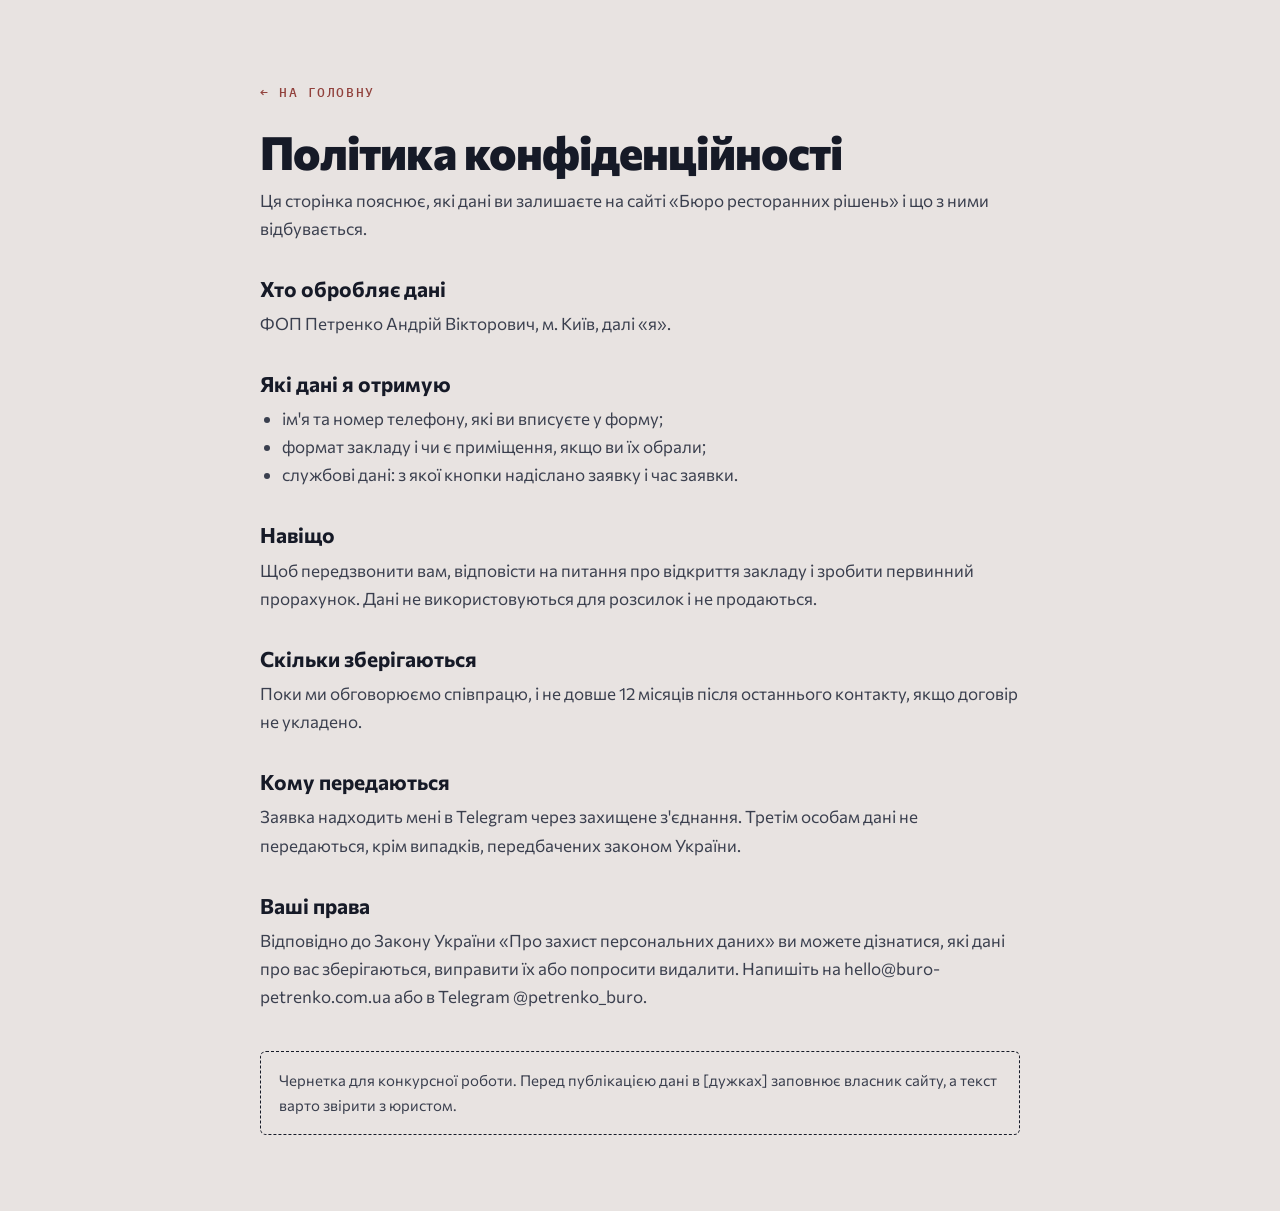
<file: policy.html>
<!doctype html>
<html lang="uk">
<head>
<meta charset="utf-8">
<meta name="viewport" content="width=device-width, initial-scale=1">
<title>Політика конфіденційності | Бюро ресторанних рішень</title>
<meta name="robots" content="noindex">
<link rel="icon" href="favicon.png" type="image/png" sizes="192x192">
<link rel="apple-touch-icon" href="apple-touch-icon.png">
<link rel="preconnect" href="https://fonts.googleapis.com">
<link rel="preconnect" href="https://fonts.gstatic.com" crossorigin>
<link href="https://fonts.googleapis.com/css2?family=Commissioner:wght@400;600;800&family=IBM+Plex+Mono:wght@500&display=swap" rel="stylesheet">
<style>
  *{box-sizing:border-box;margin:0;padding:0}
  body{background:#E8E3E1;color:#161A27;font:17px/1.65 'Commissioner',system-ui,sans-serif;padding:clamp(24px,6vw,80px) 20px}
  main{max-width:760px;margin:0 auto}
  a{color:#91413C}
  .back{font:500 13px/1 'IBM Plex Mono',monospace;letter-spacing:.12em;text-transform:uppercase;text-decoration:none}
  h1{font:800 clamp(30px,4.5vw,46px)/1.08 'Commissioner',sans-serif;letter-spacing:-.02em;margin:22px 0 10px}
  h2{font:700 21px/1.3 'Commissioner',sans-serif;margin:32px 0 8px}
  p,li{color:#3A3F4E}
  ul{padding-left:22px;margin-top:8px}
  .tbd{color:#91413C;font-family:'IBM Plex Mono',monospace;font-size:.92em;border-bottom:1px dashed currentColor}
  .note{margin-top:40px;padding:16px 18px;border:1.5px dashed #161A27;border-radius:6px;font-size:15px}
</style>
</head>
<body>
<main>
  <a class="back" href="index.html">← На головну</a>
  <h1>Політика конфіденційності</h1>
  <p>Ця сторінка пояснює, які дані ви залишаєте на сайті «Бюро ресторанних рішень» і що з ними відбувається.</p>

  <h2>Хто обробляє дані</h2>
  <p>ФОП Петренко Андрій Вікторович, м. Київ, далі «я».</p>

  <h2>Які дані я отримую</h2>
  <ul>
    <li>ім'я та номер телефону, які ви вписуєте у форму;</li>
    <li>формат закладу і чи є приміщення, якщо ви їх обрали;</li>
    <li>службові дані: з якої кнопки надіслано заявку і час заявки.</li>
  </ul>

  <h2>Навіщо</h2>
  <p>Щоб передзвонити вам, відповісти на питання про відкриття закладу і зробити первинний прорахунок. Дані не використовуються для розсилок і не продаються.</p>

  <h2>Скільки зберігаються</h2>
  <p>Поки ми обговорюємо співпрацю, і не довше 12 місяців після останнього контакту, якщо договір не укладено.</p>

  <h2>Кому передаються</h2>
  <p>Заявка надходить мені в Telegram через захищене з'єднання. Третім особам дані не передаються, крім випадків, передбачених законом України.</p>

  <h2>Ваші права</h2>
  <p>Відповідно до Закону України «Про захист персональних даних» ви можете дізнатися, які дані про вас зберігаються, виправити їх або попросити видалити. Напишіть на hello@buro-petrenko.com.ua або в Telegram @petrenko_buro.</p>

  <p class="note">Чернетка для конкурсної роботи. Перед публікацією дані в [дужках] заповнює власник сайту, а текст варто звірити з юристом.</p>
</main>
</body>
</html>
</file>
<file: css/style.css>
/* =========================================================
   Бюро ресторанних рішень — лендинг
   Палітра Бюро: #0B0B0C · #202739 · #CBC2C1 · #FACF82 · #91413C
   ========================================================= */

:root{
  --black:#0B0B0C; --navy:#202739; --navy-2:#171C2A; --silver:#CBC2C1; --butter:#FACF82; --brick:#91413C;
  /* тепліше, крок 1 (було: --paper:#E8E3E1; --paper-2:#DAD3D1) */
  --paper:#EFE4D3; --paper-2:#E2D4BF; --ink-dark:#161A27; --ink-dark-soft:#4A4F5E;
  --ink:#EDEBEA; --ink-soft:rgba(237,235,234,.76); --ink-faint:rgba(237,235,234,.54);
  --line:rgba(203,194,193,.26); --line-dark:rgba(22,26,39,.18);
  --sans:'Commissioner',system-ui,-apple-system,'Segoe UI',sans-serif;
  --mono:'IBM Plex Mono',ui-monospace,Consolas,monospace;
  --display:'Unbounded','Commissioner',system-ui,sans-serif;
  --pad:clamp(20px,6vw,88px);
  --ease-out:cubic-bezier(.2,.7,.2,1);
  --ease-back:cubic-bezier(.3,1.5,.5,1);
  --noise:url("data:image/svg+xml,%3Csvg xmlns='http://www.w3.org/2000/svg' width='180' height='180'%3E%3Cfilter id='n'%3E%3CfeTurbulence type='fractalNoise' baseFrequency='.8' numOctaves='3' stitchTiles='stitch'/%3E%3CfeColorMatrix values='0 0 0 0 0  0 0 0 0 0  0 0 0 0 0  0 0 0 .6 0'/%3E%3C/filter%3E%3Crect width='100%25' height='100%25' filter='url(%23n)'/%3E%3C/svg%3E");
}
*{box-sizing:border-box;margin:0;padding:0}
html{scroll-behavior:smooth;-webkit-text-size-adjust:100%;scroll-padding-top:72px}
body{background:var(--black);color:var(--ink);font:16px/1.55 var(--sans);overflow-x:hidden}
img,video{display:block;max-width:100%}
a{color:inherit}
button{font:inherit;color:inherit}
:focus-visible{outline:2px solid var(--butter);outline-offset:3px}
.wrap{max-width:1240px;margin-inline:auto;position:relative;z-index:2}
.tbd{color:var(--butter);font-family:var(--mono);font-size:.92em;border-bottom:1px dashed currentColor;white-space:nowrap}
.sec--paper .tbd,.sec--silver .tbd{color:var(--brick)}

/* ---------- текстури ---------- */
.tex-grain{position:relative;isolation:isolate}
.tex-grain::after{content:"";position:absolute;inset:0;z-index:1;pointer-events:none;background-image:var(--noise);opacity:.09;mix-blend-mode:overlay}
.sec--paper.tex-grain::after,.sec--silver.tex-grain::after{opacity:.22;mix-blend-mode:multiply}
.tex-grid{position:relative;isolation:isolate}
.tex-grid::before{content:"";position:absolute;inset:0;z-index:0;pointer-events:none;
  background-image:linear-gradient(rgba(203,194,193,.06) 1px,transparent 1px),linear-gradient(90deg,rgba(203,194,193,.06) 1px,transparent 1px),linear-gradient(rgba(203,194,193,.1) 1px,transparent 1px),linear-gradient(90deg,rgba(203,194,193,.1) 1px,transparent 1px);
  background-size:28px 28px,28px 28px,140px 140px,140px 140px}
.tex-stripes{background-image:repeating-linear-gradient(135deg,rgba(255,255,255,.045) 0 2px,transparent 2px 14px)}

/* дудл-текстура з власних лінійних іконок сайту (media/tex/doodle-*.svg) */
.tex-doodle{position:relative;isolation:isolate}
.tex-doodle::before{content:"";position:absolute;inset:0;z-index:0;pointer-events:none;background:url("../media/tex/doodle-navy.svg") 0 0/420px auto repeat;opacity:.09}
.tex-doodle>*{position:relative;z-index:1}

/* смуга «Потрібна лише частина?»: масляний фон + цегляний дудл */
.band.band--doodle{background-color:var(--butter)}
.band--doodle::before{content:"";position:absolute;inset:0;background:url("../media/tex/doodle-brick.svg") 0 0/380px auto repeat;opacity:.45;pointer-events:none}
.band--doodle .band__in{position:relative}
.band.band--doodle p{color:var(--ink-dark)}
.band.band--doodle .btn--light{background:var(--ink-dark);color:var(--butter)}

/* справжнє фото кухні фоном, тонованим у цеглу */
.sec--photo{position:relative;isolation:isolate;background:var(--brick)}
.sec--photo::before{content:"";position:absolute;inset:0;z-index:-1;background:url("../media/photos/kitchen-work.webp") center/cover no-repeat;filter:grayscale(1) contrast(1.1);mix-blend-mode:multiply;opacity:.55}
.sec--photo::after{content:"";position:absolute;inset:0;z-index:-1;background:linear-gradient(180deg,rgba(145,65,60,.35),rgba(110,44,40,.85))}

/* ---------- прогрес прокрутки ---------- */
.progress{position:fixed;inset:0 0 auto 0;height:2px;z-index:60;pointer-events:none}
.progress i{display:block;height:100%;width:100%;background:var(--butter);transform-origin:0 50%;transform:scaleX(0)}

/* ---------- кнопки ---------- */
.btn{display:inline-flex;align-items:center;justify-content:center;gap:10px;text-decoration:none;font:600 16px/1.2 var(--sans);border-radius:6px;padding:16px 28px;transition:filter .2s,background .2s,color .2s,transform .25s var(--ease-out);cursor:pointer;white-space:nowrap;border:0;position:relative}
.btn--primary{background:var(--butter);color:var(--black)}
.btn--primary:hover{filter:brightness(1.08)}
.btn--ghost{border:1px solid rgba(250,207,130,.55);color:var(--butter);padding:10px 18px;font-size:15px;font-weight:500;background:transparent}
.btn--ghost:hover{background:rgba(250,207,130,.1)}
.btn--dark{background:var(--navy);color:var(--ink)}
.btn--dark:hover{background:#2B3450}
.btn--light{background:var(--paper);color:var(--ink-dark)}
.btn--light:hover{background:#fff}
.btn--block{width:100%}
.eyebrow{font:500 12px/1.4 var(--mono);letter-spacing:.16em;text-transform:uppercase;color:var(--butter)}
.eyebrow--dark{color:var(--brick)}
.eyebrow--light{color:var(--butter)}

/* ---------- меню ---------- */
.nav{position:fixed;inset:0 0 auto 0;z-index:50;display:flex;align-items:center;gap:24px;padding:18px var(--pad);transition:background .3s,padding .3s,border-color .3s;border-bottom:1px solid transparent}
.nav.is-stuck,.nav.is-open{background:rgba(11,11,12,.88);-webkit-backdrop-filter:blur(10px);backdrop-filter:blur(10px);border-bottom-color:rgba(203,194,193,.12)}
.nav.is-stuck{padding-block:11px}
.nav__logo{display:flex;align-items:center;gap:12px;text-decoration:none;margin-right:auto;color:var(--ink)}
.nav__mark{width:auto;height:48px;flex:none}
.nav__brand{display:block;height:52px;width:auto;aspect-ratio:640/160;overflow:visible;transition:height .3s}
.nav.is-stuck .nav__brand{height:44px}
.footer .nav__brand{height:60px}
.nav.is-stuck .nav__mark{height:40px}
/* логотип: клош + «БЮРО» широким жирним + «ресторанних рішень» легким рядком під ним */
.nav__logo>span{display:grid;justify-items:start}
.nav__logo b{display:block;font:800 25px/1 var(--display);text-transform:uppercase;letter-spacing:.07em;color:#fff}
.nav__logo small{display:block;font:400 14.5px/1 var(--sans);letter-spacing:.01em;color:var(--ink);margin-top:5px;white-space:nowrap}
.nav__menu{display:flex;align-items:center;gap:22px}
.nav__links{display:flex;gap:22px;list-style:none}
.nav__links a{text-decoration:none;color:var(--ink-soft);font-size:15px;padding:6px 0;position:relative}
.nav__links a::after{content:"";position:absolute;left:0;right:0;bottom:0;height:1px;background:var(--butter);transform:scaleX(0);transform-origin:0 50%;transition:transform .3s var(--ease-out)}
.nav__links a:hover{color:var(--ink)}
.nav__links a:hover::after,.nav__links a.is-here::after{transform:scaleX(1)}
.nav__links a.is-here{color:var(--ink)}
.nav__tel{text-decoration:none;font-weight:500;font-size:15px;white-space:nowrap}
.nav__tg{display:grid;place-items:center;width:38px;height:38px;border-radius:50%;border:1px solid var(--line);color:var(--ink);transition:background .2s,color .2s}
.nav__tg:hover{background:var(--butter);color:var(--black)}
.nav__burger{display:none;width:44px;height:44px;border:1px solid var(--line);border-radius:6px;background:transparent;cursor:pointer;flex-direction:column;align-items:center;justify-content:center;gap:5px}
.nav__burger span{width:20px;height:1.5px;background:var(--ink);transition:transform .25s,opacity .25s}
.nav.is-open .nav__burger span:nth-child(1){transform:translateY(6.5px) rotate(45deg)}
.nav.is-open .nav__burger span:nth-child(2){opacity:0}
.nav.is-open .nav__burger span:nth-child(3){transform:translateY(-6.5px) rotate(-45deg)}

/* ---------- 1. перший екран ---------- */
.hero{position:relative;height:100vh;height:100svh;min-height:600px;overflow:hidden;isolation:isolate;background:var(--navy)}
.hero__video,.hero__final{position:absolute;inset:0;width:100%;height:100%;object-fit:cover}
.hero__video{z-index:0}
.hero__final{z-index:1;opacity:0;transition:opacity .7s ease}
.hero__final.is-on{opacity:1}
.hero__grade{position:absolute;inset:0;z-index:1;pointer-events:none;background:var(--navy);mix-blend-mode:color;opacity:.12}
.hero__chef{position:absolute;left:50%;top:11vh;height:68vh;width:auto;max-width:none;transform:translateX(-50%);z-index:3;pointer-events:none;filter:drop-shadow(0 0 40px rgba(250,207,130,.12))}
.hero__shade{position:absolute;inset:0;z-index:4;pointer-events:none;background:linear-gradient(180deg,rgba(11,11,12,.6) 0,rgba(11,11,12,0) 17%,rgba(11,11,12,0) 52%,rgba(11,11,12,.86) 71%,var(--black) 100%)}
.hero__copy{position:absolute;left:50%;bottom:5vh;transform:translateX(-50%);width:min(960px,90vw);text-align:center;z-index:5}
.hero h1{font:700 clamp(26px,min(3.3vw,5.6vh),50px)/1.1 var(--sans);letter-spacing:-.01em;color:#F5F3F1;text-wrap:balance}
.hero h1 span{display:block;color:var(--butter)}

/* ДЕМО: варіанти шрифту заголовка першого екрану (--hs підганяє розмір під ширину шрифту) */
.hero h1{font-size:calc(var(--hs,1) * clamp(26px,min(3.3vw,5.6vh),50px))}
body[data-hfont="unbounded"] .hero h1{font-size:clamp(30px,min(3.9vw,6.6vh),58px);font-family:'Unbounded',sans-serif;font-weight:700;letter-spacing:-.025em;line-height:1.08}
body[data-hfont="unbounded"] .hero__copy{width:min(1180px,94vw)}
body[data-hfont="unbounded"] .stat b{font-family:'Unbounded',sans-serif;font-size:21px}
.hero__copy p{margin:clamp(8px,1.6vh,14px) auto 0;max-width:620px;color:var(--ink-soft);font-size:clamp(15px,min(1.2vw,2.2vh),18px)}
.hero__btns{display:flex;flex-wrap:wrap;justify-content:center;gap:12px;margin-top:clamp(12px,2.4vh,22px)}
.btn--outline{background:rgba(11,11,12,.35);color:var(--ink);border:1px solid rgba(237,235,234,.45);-webkit-backdrop-filter:blur(4px);backdrop-filter:blur(4px)}
.btn--outline:hover{border-color:var(--butter);color:var(--butter)}
.hero__stats{list-style:none}
.stat{position:absolute;z-index:2;min-width:150px;padding:12px 16px 13px;background:linear-gradient(135deg,rgba(255,255,255,.16),rgba(255,255,255,.04) 45%,rgba(32,39,57,.22));border:1px solid rgba(255,255,255,.22);border-radius:12px;box-shadow:inset 0 1px 0 rgba(255,255,255,.28),inset 0 -1px 0 rgba(0,0,0,.18),0 18px 40px -18px rgba(0,0,0,.6);-webkit-backdrop-filter:blur(14px) saturate(1.5);backdrop-filter:blur(14px) saturate(1.5);opacity:0;transform:translateY(12px);transition:opacity .7s ease,transform .7s ease}
.stat b{display:block;font:700 26px/1.1 var(--sans);color:var(--butter)}
.stat span{display:block;font:500 11px/1.3 var(--mono);letter-spacing:.1em;text-transform:uppercase;color:var(--silver);margin-top:5px}
.stat--rows p{display:flex;align-items:baseline;gap:7px;margin:0}
.stat--rows p+p{margin-top:4px}

.stat--rows span{margin-top:0}
.stat::after{content:"";position:absolute;top:50%;width:44px;height:1px;background:rgba(203,194,193,.5)}
.stat::before{content:"";position:absolute;top:calc(50% - 2.5px);width:6px;height:6px;border-radius:50%;background:var(--butter)}
.stat--l1::after,.stat--l2::after{left:100%}
.stat--l1::before,.stat--l2::before{left:calc(100% + 42px)}
.stat--r1::after,.stat--r2::after{right:100%}
.stat--r1::before,.stat--r2::before{right:calc(100% + 42px)}
.stat--l1{right:calc(50% + min(19vw,270px));top:27vh}
.stat--r1{left:calc(50% + min(19vw,270px));top:31vh}
.stat--l2{right:calc(50% + min(22vw,310px));top:44vh}
.stat--r2{left:calc(50% + min(22vw,310px));top:48vh}
.hero.is-built .stat{opacity:1;transform:none}
.hero.is-built .stat--r1{transition-delay:.15s}
.hero.is-built .stat--l2{transition-delay:.3s}
.hero.is-built .stat--r2{transition-delay:.45s}

/* картка «Вже відкриті»: справжні заклади Андрія, фото змінюються самі */
.opened{position:absolute;left:var(--pad);bottom:clamp(20px,4vh,40px);z-index:4;display:flex;align-items:center;gap:13px;width:clamp(240px,20vw,300px);padding:10px 16px 10px 10px;text-decoration:none;color:var(--ink);background:linear-gradient(135deg,rgba(255,255,255,.16),rgba(255,255,255,.04) 45%,rgba(32,39,57,.22));border:1px solid rgba(255,255,255,.22);border-radius:14px;box-shadow:inset 0 1px 0 rgba(255,255,255,.28),0 18px 40px -18px rgba(0,0,0,.6);-webkit-backdrop-filter:blur(14px) saturate(1.5);backdrop-filter:blur(14px) saturate(1.5);opacity:0;transform:translateY(12px);transition:opacity .7s var(--ease-out) .6s,transform .7s var(--ease-out) .6s,border-color .25s}
.hero.is-built .opened{opacity:1;transform:none}
.opened:hover{border-color:rgba(250,207,130,.6)}
.opened__pics{position:relative;flex:none;width:76px;height:76px;border-radius:9px;overflow:hidden;background:#151a26}
.opened__pics img{position:absolute;inset:0;width:100%;height:100%;object-fit:cover;opacity:0;transform:scale(1.06);transition:opacity .9s ease,transform 4s linear}
.opened__pics img.is-on{opacity:1;transform:scale(1)}
.opened__text{display:grid;min-width:0;flex:1}
.opened__label{font-size:12px;color:var(--ink-faint);margin-bottom:3px}
.opened__item{grid-area:2 / 1;display:grid;opacity:0;transform:translateY(6px);transition:opacity .5s ease,transform .5s var(--ease-out)}
.opened__item.is-on{opacity:1;transform:none}
.opened__item b{font:700 15.5px/1.2 var(--sans);color:#fff;white-space:nowrap;overflow:hidden;text-overflow:ellipsis}
.opened__item small{font-size:12.5px;line-height:1.3;color:var(--ink-soft);margin-top:2px}
.opened__dots{grid-area:3 / 1;display:flex;gap:5px;margin-top:8px}
.opened__dots i{width:14px;height:3px;border-radius:2px;background:rgba(255,255,255,.25);transition:background .3s,width .3s}
.opened__dots i.is-on{width:22px;background:var(--butter)}
/* кнопки зв'язку в правому нижньому куті першого екрана — пара до картки «Вже відкриті» */
.hero-contact{position:absolute;right:var(--pad);bottom:clamp(20px,4vh,40px);z-index:4;display:grid;gap:8px;width:clamp(220px,18vw,260px);padding:12px;background:linear-gradient(135deg,rgba(255,255,255,.16),rgba(255,255,255,.04) 45%,rgba(32,39,57,.22));border:1px solid rgba(255,255,255,.22);border-radius:14px;box-shadow:inset 0 1px 0 rgba(255,255,255,.28),0 18px 40px -18px rgba(0,0,0,.6);-webkit-backdrop-filter:blur(14px) saturate(1.5);backdrop-filter:blur(14px) saturate(1.5);opacity:0;transform:translateY(12px);transition:opacity .7s var(--ease-out) .75s,transform .7s var(--ease-out) .75s}
.hero.is-built .hero-contact{opacity:1;transform:none}
.hero-contact__lbl{font:500 13px/1.2 var(--sans);color:rgba(255,255,255,.62);padding:0 2px 2px}
.hero-contact__btn{display:flex;align-items:center;gap:10px;height:44px;padding:0 14px;border:0;border-radius:10px;cursor:pointer;text-decoration:none;font:600 14.5px/1 var(--sans);transition:filter .2s,transform .2s}
.hero-contact__btn:hover,.hero-contact__btn:focus-visible{filter:brightness(1.08);transform:translateY(-1px)}
.hero-contact__btn--call{background:var(--brick);color:#FBF3EE}
.hero-contact__btn--tg{background:var(--butter);color:var(--black)}
@media (max-width:1200px){.opened,.hero-contact{display:none}}
@media (prefers-reduced-motion:reduce){.hero-contact{opacity:1;transform:none;transition:none}}

/* ---------- біжучий рядок ---------- */
.ticker{background:var(--butter);color:var(--black);overflow:hidden;border-block:1px solid #000;position:relative;z-index:3}
.ticker__track{display:flex;width:max-content;animation:marquee 38s linear infinite}
.ticker span{font:600 15px/1 var(--mono);letter-spacing:.12em;text-transform:uppercase;padding:15px 0;display:flex;align-items:center;white-space:nowrap}
.ticker span::after{content:"";width:7px;height:7px;background:var(--brick);margin:0 26px;transform:rotate(45deg)}
@keyframes marquee{to{transform:translateX(-50%)}}

/* ---------- загальна секція ---------- */
.sec{position:relative;padding:clamp(80px,12vh,140px) var(--pad);overflow:hidden}
.sec--paper{background:var(--paper);color:var(--ink-dark)}
.sec--silver{background:#D9CBB8;color:var(--ink-dark)} /* було var(--silver) */
.sec--navy{background:var(--navy)}
.sec--black{background:var(--black)}
.sec--brick{background-color:var(--brick)}
.sec__head{max-width:780px;margin-bottom:clamp(36px,6vh,64px)}
.sec h2,.steps h2{font:700 clamp(26px,3.6vw,50px)/1.14 var(--display);letter-spacing:-.02em;margin-top:0;text-wrap:balance}
.sec__lead{color:var(--ink-soft);margin-top:18px;font-size:clamp(16px,1.3vw,19px);max-width:640px}
.sec__lead--dark{color:var(--ink-dark-soft)}
.sec__lead--light{color:rgba(251,243,238,.84)}

/* розбиття заголовків на слова */
[data-split] .w{display:inline-block;overflow:hidden;vertical-align:top;padding-bottom:.08em;margin-bottom:-.08em}
[data-split] .w>span{display:inline-block;transform:translateY(105%);transition:transform .9s var(--ease-out);transition-delay:calc(var(--i) * 55ms)}
[data-split].is-in .w>span{transform:none}

/* поява */
[data-reveal]{opacity:0;transform:translateY(28px);transition:opacity .8s var(--ease-out),transform .8s var(--ease-out);transition-delay:calc(var(--d,0) * 110ms)}
[data-reveal].is-in{opacity:1;transform:none}
[data-reveal="paper"]{transform:translateY(60px) rotate(-1.2deg)}
[data-reveal="paper"].is-in{transform:none}

/* лінії, що креслять себе */
.draw path{fill:none;stroke:currentColor;stroke-width:2;stroke-linecap:round;stroke-linejoin:round;stroke-dasharray:1;stroke-dashoffset:1;transition:stroke-dashoffset 1.6s var(--ease-out) .25s}
.is-in .draw path,.draw.is-in path{stroke-dashoffset:0}

/* ---------- 2. кому: стрічки іконок страв за картками ---------- */
.iconbelt{position:absolute;left:0;right:0;top:clamp(220px,30vh,320px);z-index:0;display:grid;gap:clamp(28px,5vh,56px);pointer-events:none;
  -webkit-mask-image:linear-gradient(90deg,transparent,#000 12%,#000 88%,transparent);mask-image:linear-gradient(90deg,transparent,#000 12%,#000 88%,transparent)}
.iconbelt__track{display:flex;gap:clamp(44px,6vw,90px);width:max-content;animation:marquee 70s linear infinite;color:var(--brick);opacity:.3}
.iconbelt__track--rev{animation-direction:reverse;animation-duration:85s;opacity:.2;margin-left:-60px}
.iconbelt svg{width:clamp(64px,7vw,96px);height:auto;flex:none}
.iconbelt path{fill:none;stroke:currentColor;stroke-width:1.6;stroke-linecap:round;stroke-linejoin:round}
/* теплий фон блоку «Кому» і скляні картки, крізь які видно іконки, що пливуть */
#komu{background:linear-gradient(180deg,#F4E4C9 0%,#EFD7B3 100%)}
#komu.tex-grain::after{opacity:.12}
.who__card{background:linear-gradient(150deg,rgba(255,255,255,.58),rgba(255,247,233,.22))!important;border:1px solid rgba(255,255,255,.75)!important;box-shadow:inset 0 1px 0 rgba(255,255,255,.9),inset 0 -1px 0 rgba(145,65,60,.08),0 22px 44px -26px rgba(110,62,30,.45);-webkit-backdrop-filter:blur(3px) saturate(1.4);backdrop-filter:blur(3px) saturate(1.4)}

/* ---------- 2. кому ---------- */
.who{display:grid;grid-template-columns:repeat(4,minmax(0,1fr));gap:18px;perspective:1100px}
.who__card{position:relative;background:#F4F1F0;border:1px solid var(--line-dark);border-radius:8px;padding:26px 24px 28px;transform-style:preserve-3d;transition:opacity .8s var(--ease-out),transform .8s var(--ease-out),box-shadow .3s;--rx:0deg;--ry:0deg;--gx:50%;--gy:50%}
.who__card.is-in{transform:rotateX(var(--rx)) rotateY(var(--ry))}
.who__card::after{content:"";position:absolute;inset:0;border-radius:inherit;pointer-events:none;background:radial-gradient(circle at var(--gx) var(--gy),rgba(250,207,130,.35),transparent 55%);opacity:0;transition:opacity .3s}
.who__card:hover{box-shadow:0 26px 50px -24px rgba(22,26,39,.45)}
.who__card:hover::after{opacity:1}
.who__n{position:absolute;right:20px;top:16px;font:600 13px/1 var(--mono);color:var(--brick);letter-spacing:.08em}
.who__ico{width:52px;height:52px;color:var(--navy);margin-bottom:18px}
.who__card h3{font:700 19px/1.25 var(--sans);letter-spacing:-.01em}
.who__card p{color:var(--ink-dark-soft);margin-top:12px;font-size:15.5px}
.formats{margin-top:clamp(48px,7vh,72px)}
.formats__title{font:700 clamp(20px,1.8vw,24px)/1.2 var(--display);letter-spacing:-.01em;color:var(--ink-dark)}
.formats__list{display:flex;flex-wrap:wrap;gap:10px;list-style:none;margin-top:18px}
.formats__list li{font:600 clamp(16px,1.6vw,22px)/1 var(--sans);padding:12px 18px;border:1.5px solid var(--ink-dark);border-radius:999px;transition:background .25s,color .25s,transform .25s var(--ease-back);cursor:default}
.formats__list li:hover{background:var(--ink-dark);color:var(--butter);transform:translateY(-3px) rotate(-2deg)}
.formats__list .is-own{background:var(--butter);border-color:var(--butter)}
.formats.is-in li{animation:pop .5s var(--ease-back) both;animation-delay:calc(var(--k) * 45ms)}
@keyframes pop{from{opacity:0;transform:scale(.6)}}
.cta-row{display:flex;align-items:center;justify-content:space-between;gap:24px;margin-top:clamp(40px,6vh,64px);padding:24px 28px;border:1.5px dashed var(--ink-dark);border-radius:8px}
.cta-row p{font-size:clamp(16px,1.3vw,19px);font-weight:500;max-width:620px}
.cta-row--dark{border-color:var(--line);margin-top:48px}

/* ---------- мітки-чипи (етапи) ---------- */
.chips{display:flex;flex-wrap:wrap;gap:8px;list-style:none;margin-top:16px}
.chips li{font:500 13px/1 var(--mono);padding:8px 11px;border:1px solid rgba(203,194,193,.35);border-radius:4px;color:var(--silver)}

/* смуга окремих послуг */
.band{background-color:var(--brick);padding:30px var(--pad);position:relative;overflow:hidden}
.band__in{display:flex;align-items:center;justify-content:space-between;gap:24px}
.band p{font:600 clamp(17px,1.5vw,22px)/1.35 var(--sans);color:#FBF3EE;max-width:760px}

/* ---------- 4а. етапи з відео ---------- */
.steps{position:relative;padding:clamp(80px,12vh,140px) var(--pad) clamp(60px,9vh,110px);background:var(--black)}
.steps__head{max-width:760px;margin-bottom:clamp(32px,6vh,64px);position:relative;z-index:2}
.steps__head p:last-child{color:var(--ink-soft);margin-top:14px;font-size:clamp(16px,1.25vw,18px)}
.steps__grid{display:grid;grid-template-columns:minmax(0,1.3fr) minmax(0,1fr);gap:clamp(28px,6vw,96px);align-items:start;position:relative;z-index:2}
.steps__media{position:sticky;top:max(90px,calc(50vh - 14.5vw))}
.steps__frame{position:relative;aspect-ratio:16/9;border:1px solid var(--line);border-radius:10px;overflow:hidden;background:#11141D}
.steps__video{width:100%;height:100%;object-fit:cover}
.steps__corner{position:absolute;width:22px;height:22px;border-color:var(--butter);border-style:solid;pointer-events:none}
.steps__corner--tl{left:10px;top:10px;border-width:2px 0 0 2px}
.steps__corner--br{right:10px;bottom:10px;border-width:0 2px 2px 0}
.steps__progress{display:flex;align-items:center;gap:16px;margin-top:14px}
.steps__count{font:500 13px/1 var(--mono);color:var(--ink-faint);letter-spacing:.08em;white-space:nowrap}
.steps__count b{color:var(--butter);font-weight:500}
.steps__bar{display:flex;gap:6px;flex:1}
.steps__bar i{flex:1;height:2px;background:rgba(203,194,193,.22);transition:background .4s}
.steps__bar i.is-on{background:var(--butter)}
.steps__list{list-style:none;padding-bottom:12vh}
.step{min-height:62vh;display:flex;flex-direction:column;justify-content:center;padding:20px 0;opacity:.28;transition:opacity .45s,transform .45s var(--ease-out);transform:translateX(12px)}
.step.is-active{opacity:1;transform:none}
.step__n{font:500 14px/1 var(--mono);color:var(--butter);letter-spacing:.1em}
.step h3{font:700 clamp(22px,2.2vw,32px)/1.15 var(--sans);margin-top:12px}
.step p{color:var(--ink-soft);margin-top:12px;max-width:480px}
.step .chips{margin-top:16px;max-width:480px}
.step .step__res{margin-top:16px;color:var(--ink);font-size:clamp(16px,1.2vw,18px);padding-left:16px;border-left:2px solid var(--butter)}
.step .step__note{font-size:14px;color:var(--ink-faint);margin-top:10px}
.step .step__out{font:500 12px/1.5 var(--mono);letter-spacing:.06em;text-transform:uppercase;color:var(--silver);border-top:1px solid var(--line);padding-top:12px;margin-top:18px}

/* ---------- 3Б. відео на весь екран, етапи поверх ---------- */
.reel{background:var(--black);position:relative}
.reel__head{padding:clamp(80px,12vh,140px) var(--pad) clamp(44px,7vh,72px);max-width:calc(780px + 2 * var(--pad))}
.reel h2{font:700 clamp(26px,3.6vw,50px)/1.14 var(--display);letter-spacing:-.02em;margin-top:0;text-wrap:balance}
.reel__head>p{color:var(--ink-soft);margin-top:16px;font-size:clamp(16px,1.3vw,19px);max-width:640px}
.reel__head{max-width:none!important}
.reel__head h2{max-width:780px}
/* шапка «техкарти запуску» над відео етапів */
.reel__doc{display:grid;grid-template-columns:repeat(4,minmax(0,auto));justify-content:start;margin-top:clamp(26px,4vh,40px);border:1px solid rgba(250,207,130,.35);border-radius:6px;max-width:980px;position:relative}
.reel__doc::before{content:"";position:absolute;inset:4px;border:1px dashed rgba(250,207,130,.18);border-radius:3px;pointer-events:none}
.reel__doc>div{padding:16px 22px;border-left:1px solid rgba(250,207,130,.22)}
.reel__doc>div:first-child{border-left:0}
.reel__doc dt{font-size:13px;color:var(--ink-faint)}
.reel__doc dd{margin-top:6px;font:600 clamp(15px,1.2vw,18px)/1.25 var(--display);color:var(--ink);letter-spacing:-.01em}
.reel__doc>div:first-child dd{color:var(--butter)}
.reel__cta{margin-top:16px}
.reel__track{position:relative;height:calc(100vh + 6 * 80vh)}
.reel__stage{position:sticky;top:0;height:100vh;height:100svh;overflow:hidden;background:#0F151A}
/* чіткі кадри поверх відео на зупинках: та сама геометрія й маска, що й у відео */
.reel__stills{position:absolute;inset:0;pointer-events:none}
.reel__stills picture{display:contents}
.reel__still{position:absolute;left:50%;top:50%;transform:translate(-50%,-50%);width:min(100%,1360px,calc(100svh * 16 / 9));height:auto;aspect-ratio:16/9;object-fit:cover;opacity:0;transition:opacity .45s ease;-webkit-mask-image:linear-gradient(90deg,transparent 0,#000 14%,#000 86%,transparent 100%),linear-gradient(180deg,transparent 0,#000 12%,#000 88%,transparent 100%);-webkit-mask-composite:source-in;mask-image:linear-gradient(90deg,transparent 0,#000 14%,#000 86%,transparent 100%),linear-gradient(180deg,transparent 0,#000 12%,#000 88%,transparent 100%);mask-composite:intersect}
.reel__still.is-on{opacity:1}
/* відео етапів не розтягуємо: максимум 1360px (природний розмір 1280), краї розчиняються в тлі */
.reel__video{position:absolute;left:50%;top:50%;transform:translate(-50%,-50%);width:min(100%,1360px,calc(100svh * 16 / 9));height:auto;aspect-ratio:16/9;object-fit:contain;-webkit-mask-image:linear-gradient(90deg,transparent 0,#000 14%,#000 86%,transparent 100%),linear-gradient(180deg,transparent 0,#000 12%,#000 88%,transparent 100%);-webkit-mask-composite:source-in;mask-image:linear-gradient(90deg,transparent 0,#000 14%,#000 86%,transparent 100%),linear-gradient(180deg,transparent 0,#000 12%,#000 88%,transparent 100%);mask-composite:intersect}
.reel__shade{position:absolute;inset:0;pointer-events:none;background:
  linear-gradient(90deg,rgba(11,11,12,.82) 0,rgba(11,11,12,.5) 30%,rgba(11,11,12,0) 58%),
  linear-gradient(0deg,rgba(11,11,12,.75) 0,rgba(11,11,12,0) 38%),
  linear-gradient(180deg,rgba(11,11,12,.55) 0,rgba(11,11,12,0) 16%)}
.reel__cards{position:absolute;left:var(--pad);bottom:clamp(64px,11vh,120px);width:min(540px,calc(100vw - 2 * var(--pad)));display:grid;align-items:end}
.reel__card{grid-area:1 / 1;padding:26px 28px 24px;border-radius:10px;background:rgba(14,17,32,.62);-webkit-backdrop-filter:blur(12px) saturate(1.2);backdrop-filter:blur(12px) saturate(1.2);border:1px solid rgba(203,194,193,.2);border-left:3px solid var(--butter);box-shadow:0 30px 60px -30px rgba(0,0,0,.8),0 0 60px -20px rgba(250,207,130,.18);opacity:0;transform:translateY(46px);transition:opacity .55s ease,transform .75s var(--ease-out);pointer-events:none}
.reel__card.is-past{transform:translateY(-46px)}
.reel__card.is-active{opacity:1;transform:none;pointer-events:auto}
.reel__n{display:flex;align-items:baseline;gap:4px;font:700 clamp(40px,3.8vw,56px)/.9 var(--display);color:var(--butter);letter-spacing:-.03em}
.reel__n small{font:600 16px/1 var(--display);color:var(--ink-faint);letter-spacing:0}
.reel__card h3{font:700 clamp(23px,2.3vw,32px)/1.12 var(--sans);letter-spacing:-.015em;margin-top:12px;text-shadow:0 2px 18px rgba(0,0,0,.6)}
.reel__card p{color:var(--ink-soft);margin-top:10px}
.reel__card .chips{margin-top:14px}
.reel__card .chips li{background:rgba(11,11,12,.35);opacity:0;transform:translateY(8px);transition:opacity .4s,transform .4s var(--ease-out)}
.reel__card.is-active .chips li{opacity:1;transform:none}
.reel__card.is-active .chips li:nth-child(1){transition-delay:.15s}
.reel__card.is-active .chips li:nth-child(2){transition-delay:.22s}
.reel__card.is-active .chips li:nth-child(3){transition-delay:.29s}
.reel__card.is-active .chips li:nth-child(4){transition-delay:.36s}
.reel__card.is-active .chips li:nth-child(5){transition-delay:.43s}
.reel__res{color:var(--ink)!important;font-size:clamp(16px,1.2vw,18px);padding-left:14px;border-left:2px solid var(--butter);margin-top:14px!important}
.reel__note{font-size:14px;color:var(--ink-faint)!important}
.reel__out{font:500 12px/1.5 var(--mono);letter-spacing:.06em;text-transform:uppercase;color:var(--silver)!important;border-top:1px solid var(--line);padding-top:12px;margin-top:16px!important}
.reel__nav{position:absolute;right:var(--pad);top:50%;transform:translateY(-50%);list-style:none;display:grid;gap:4px;counter-reset:rn}
.reel__nav li{counter-increment:rn}
.reel__nav button{display:flex;align-items:center;gap:12px;margin-left:auto;background:transparent;border:0;cursor:pointer;padding:7px 0;font:500 12px/1 var(--mono);letter-spacing:.12em;text-transform:uppercase;color:rgba(237,235,234,.45);transition:color .3s}
.reel__nav button::before{content:"0" counter(rn);color:inherit}
.reel__nav button::after{content:"";width:18px;height:1.5px;background:currentColor;transition:width .4s var(--ease-out)}
.reel__nav button:hover{color:var(--ink)}
.reel__nav li.is-active button{color:var(--butter)}
.reel__nav li.is-active button::after{width:44px}
.reel__nav li.is-done button{color:rgba(237,235,234,.75)}
.reel__count{position:absolute;right:var(--pad);bottom:28px;font:500 13px/1 var(--mono);letter-spacing:.08em;color:var(--ink-faint)}
.reel__count b{color:var(--butter);font-weight:500}
.reel__hint{position:absolute;left:50%;bottom:26px;transform:translateX(-50%);font:500 11px/1 var(--mono);letter-spacing:.16em;text-transform:uppercase;color:var(--ink-faint);transition:opacity .4s}
.reel__bar{position:absolute;left:0;right:0;bottom:0;height:3px;background:rgba(203,194,193,.15)}
.reel__bar i{display:block;height:100%;background:var(--butter);transform-origin:0 50%;transform:scaleX(0)}

/* перемикач «приміщення є / шукаю»: міняє лише тексти карток, відео одне */
.reel[data-premises="yes"] [data-p="no"],.reel[data-premises="no"] [data-p="yes"]{display:none!important}
.reel__switch{position:absolute;left:var(--pad);top:clamp(84px,12vh,120px);z-index:3;display:grid;grid-template-columns:1fr 1fr;padding:4px;border-radius:999px;background:rgba(14,17,32,.7);border:1px solid rgba(203,194,193,.25);-webkit-backdrop-filter:blur(10px);backdrop-filter:blur(10px)}
.reel__switch button{position:relative;z-index:1;border:0;background:transparent;cursor:pointer;padding:11px 20px;border-radius:999px;font:600 15px/1 var(--sans);color:var(--ink-soft);white-space:nowrap;transition:color .3s}
.reel__switch button[aria-checked="true"]{color:var(--black)}
.reel__switch i{position:absolute;top:4px;bottom:4px;left:4px;width:calc(50% - 4px);border-radius:999px;background:var(--butter);transition:transform .4s var(--ease-out)}
.reel[data-premises="no"] .reel__switch i{transform:translateX(100%)}
.reel__switch button:focus-visible{outline:2px solid var(--butter);outline-offset:2px}
.reel__card.is-swap{animation:cardswap .45s var(--ease-out)}
@keyframes cardswap{0%{opacity:.4;transform:translateY(8px)}}

/* ---------- 4б. техкарта ---------- */
.card-doc{position:relative;background:#F6F3F2;color:var(--ink-dark);border-radius:4px;padding:clamp(28px,4vw,56px);box-shadow:0 40px 80px -40px rgba(22,26,39,.55),0 2px 0 rgba(22,26,39,.08);background-image:linear-gradient(rgba(22,26,39,.045) 1px,transparent 1px);background-size:100% 30px}
.card-doc::before,.card-doc::after{content:"";position:absolute;left:0;right:0;height:12px;background:conic-gradient(from -45deg at bottom,#F6F3F2 90deg,transparent 0) 0 0/22px 12px repeat-x}
.card-doc::before{top:-11px}
.card-doc::after{bottom:-11px;transform:rotate(180deg)}
.doc-head{display:grid;grid-template-columns:repeat(4,minmax(0,1fr));border:1.5px solid var(--ink-dark)}
.doc-head div{padding:12px 16px;border-right:1px solid var(--ink-dark)}
.doc-head div:last-child{border-right:0}
.doc-head span{display:block;font:500 11px/1.2 var(--mono);letter-spacing:.12em;text-transform:uppercase;color:var(--ink-dark-soft)}
.doc-head b{display:block;font:700 18px/1.3 var(--sans);margin-top:4px}
.doc-sub{font:600 13px/1 var(--mono);letter-spacing:.16em;text-transform:uppercase;color:var(--brick);margin:40px 0 18px}
.pre{list-style:none;display:grid;grid-template-columns:repeat(4,minmax(0,1fr));gap:0;counter-reset:pre;position:relative}
.pre::before{content:"";position:absolute;left:0;right:0;top:15px;height:1.5px;background:var(--ink-dark);transform:scaleX(0);transform-origin:0 50%;transition:transform 1.4s var(--ease-out) .2s}
.card-doc.is-in .pre::before{transform:none}
.pre li{counter-increment:pre;padding-right:22px;position:relative}
.pre li::before{content:counter(pre);display:grid;place-items:center;width:32px;height:32px;border-radius:50%;background:var(--butter);border:1.5px solid var(--ink-dark);font:600 14px/1 var(--mono);position:relative;margin-bottom:14px}
.pre b{display:block;font:700 18px/1.2 var(--sans)}
.pre span{display:block;color:var(--ink-dark-soft);font-size:15px;margin-top:8px}
.phases{border:1.5px solid var(--ink-dark);font-size:15px}
.phases__row{display:grid;grid-template-columns:1.1fr 2fr 1.6fr .8fr;border-top:1px solid var(--line-dark)}
.phases__row>span{padding:14px 16px;border-right:1px solid var(--line-dark)}
.phases__row>span:last-child{border-right:0}
.phases__row--head{border-top:0;background:var(--ink-dark);color:var(--paper)}
.phases__row--head span{font:500 12px/1.2 var(--mono);letter-spacing:.12em;text-transform:uppercase;border-color:rgba(232,227,225,.2)}
.ph-name{font-weight:700}
.ph-term{font:600 15px/1.3 var(--mono);color:var(--brick)}
.ph-term--merged{grid-row:span 3}
.phases__row:not(.phases__row--head){opacity:0;transform:translateX(-14px);transition:opacity .5s,transform .5s var(--ease-out);transition-delay:calc(.4s + var(--r) * 160ms)}
.card-doc.is-in .phases__row{opacity:1;transform:none}
.tabs{margin-top:40px}
.tabs__bar{position:relative;display:inline-flex;border:1.5px solid var(--ink-dark);border-radius:999px;padding:4px;gap:4px}
.tabs__bar button{position:relative;z-index:1;border:0;background:transparent;padding:10px 18px;border-radius:999px;font-weight:600;cursor:pointer;transition:color .3s}
.tabs__bar button[aria-selected="true"]{color:var(--butter)}
.tabs__ink{position:absolute;z-index:0;top:4px;bottom:4px;left:4px;width:0;border-radius:999px;background:var(--ink-dark);transition:transform .45s var(--ease-out),width .45s var(--ease-out)}
.tabs__panel{margin-top:16px;font-size:17px;max-width:720px;animation:fadeup .45s var(--ease-out)}
@keyframes fadeup{from{opacity:0;transform:translateY(8px)}}
.doc-foot{display:flex;align-items:center;gap:22px;flex-wrap:wrap;margin-top:40px;padding-top:28px;border-top:1.5px dashed var(--ink-dark)}
.doc-foot p{color:var(--ink-dark-soft)}

/* штампи */
.stamp{display:grid;place-items:center;border-radius:50%;border:3px solid currentColor;color:var(--brick);font:700 13px/1.15 var(--mono);text-transform:uppercase;letter-spacing:.12em;text-align:center;position:relative;mix-blend-mode:multiply}
.stamp::before{content:"";position:absolute;inset:5px;border:1.5px solid currentColor;border-radius:50%}
.stamp span{padding:0 10px}
.stamp--doc{position:absolute;right:clamp(16px,4vw,56px);bottom:clamp(18px,3vw,40px);width:132px;height:132px;opacity:0;transform:scale(2.4) rotate(-40deg)}
.card-doc.is-in .stamp--doc{animation:slam .55s var(--ease-back) 1.6s forwards}
@keyframes slam{0%{opacity:0;transform:scale(2.4) rotate(-40deg)}70%{opacity:.92;transform:scale(.94) rotate(-14deg)}100%{opacity:.85;transform:scale(1) rotate(-14deg)}}

/* ---------- 5. про Андрія ---------- */
.about{display:grid;grid-template-columns:minmax(0,.9fr) minmax(0,1.1fr);gap:clamp(32px,6vw,96px);align-items:start}
.about__photo{position:relative;margin:0}
.about__frame{position:relative;border-radius:200px 200px 8px 8px;overflow:hidden;aspect-ratio:3/4;background:var(--navy)}
.about__frame img{width:100%;height:115%;object-fit:cover;object-position:50% 20%;filter:grayscale(1) contrast(1.15) brightness(.95)}
.about__frame::after{content:"";position:absolute;inset:0;background:linear-gradient(160deg,rgba(32,39,57,.1),rgba(32,39,57,.75));mix-blend-mode:multiply}
.about__frame::before{content:"";position:absolute;inset:0;z-index:1;background:var(--butter);mix-blend-mode:color;opacity:.18}
.about__ring{position:absolute;right:-34px;bottom:-34px;width:170px;height:170px;fill:var(--butter);font:600 13px var(--mono);letter-spacing:0;animation:spin 26s linear infinite;background:var(--black);border-radius:50%;padding:6px}
@keyframes spin{to{transform:rotate(1turn)}}
.about__copy p{color:var(--ink-soft);font-size:clamp(16px,1.25vw,18px);margin-top:16px}
.about__copy p:first-child{margin-top:26px}
.facts{list-style:none;display:flex;flex-wrap:wrap;gap:12px;margin-top:30px}
.fact{font:600 13px/1.3 var(--mono);letter-spacing:.06em;text-transform:uppercase;color:var(--butter);border:2px solid var(--butter);border-radius:4px;padding:9px 12px;transform:rotate(calc((var(--k) - 2) * 1.2deg));opacity:0}
.facts.is-in .fact{animation:stampin .45s var(--ease-back) forwards;animation-delay:calc(var(--k) * 140ms)}
@keyframes stampin{0%{opacity:0;transform:scale(1.8) rotate(-12deg)}100%{opacity:1;transform:scale(1) rotate(calc((var(--k) - 2) * 1.2deg))}}
.quote{grid-column:1 / -1;margin-top:clamp(40px,6vh,72px);padding:clamp(28px,4vw,48px);border-left:3px solid var(--butter);background:linear-gradient(90deg,rgba(32,39,57,.7),transparent)}
.quote p{font:700 clamp(22px,2.6vw,38px)/1.25 var(--sans);letter-spacing:-.015em;max-width:980px}
.sign{width:min(260px,60vw);height:auto;color:var(--butter);margin-top:18px}
.sign path{stroke-width:2.4;transition-duration:2.6s}
.quote cite{display:block;font:500 13px/1 var(--mono);letter-spacing:.14em;text-transform:uppercase;color:var(--ink-faint);font-style:normal;margin-top:6px}
.media-row{grid-column:1 / -1;display:grid;grid-template-columns:2fr 1fr 1fr;gap:16px;margin-top:40px}
.ph{position:relative;border:1.5px dashed rgba(203,194,193,.4);border-radius:8px;min-height:220px;overflow:hidden;display:flex;align-items:flex-end;padding:18px;background:repeating-linear-gradient(135deg,rgba(203,194,193,.04) 0 10px,transparent 10px 20px)}
.ph--video{aspect-ratio:16/9;min-height:0}
.ph--video img{position:absolute;inset:0;width:100%;height:100%;object-fit:cover;filter:grayscale(1) brightness(.35)}
.ph__play{position:absolute;left:50%;top:50%;width:76px;height:76px;margin:-38px 0 0 -38px;border-radius:50%;background:var(--butter);color:var(--black);display:grid;place-items:center;transition:transform .3s var(--ease-back)}
.ph__play svg{width:30px;height:30px;margin-left:4px}
.ph--video:hover .ph__play{transform:scale(1.1)}
.ph__play::after{content:"";position:absolute;inset:-8px;border-radius:50%;border:1.5px solid var(--butter);animation:pulse 2s ease-out infinite}
@keyframes pulse{to{transform:scale(1.5);opacity:0}}
.ph__cap{position:relative;font-size:14px;color:var(--ink-soft)}
.ph__cap b{display:block;color:var(--ink);font-size:16px;margin-bottom:2px}
.ph__tag{position:absolute;top:12px;left:12px;font:500 11px/1 var(--mono);letter-spacing:.12em;text-transform:uppercase;color:var(--black);background:var(--butter);padding:5px 8px;border-radius:3px}
.cta-row--dark{grid-column:1 / -1}

/* ---------- 6. заклади ---------- */
.cases{display:grid;grid-template-columns:repeat(2,minmax(0,1fr));gap:22px}
.case{background:var(--navy-2);border:1px solid rgba(203,194,193,.18);border-radius:10px;overflow:hidden;display:flex;flex-direction:column}
.case__img{position:relative;aspect-ratio:16/10;overflow:hidden}
.case__img img{width:100%;height:100%;object-fit:cover;transition:transform 1.2s var(--ease-out),filter .6s}
.case:hover .case__img img{transform:scale(1.06)}
.stamp--case{position:absolute;right:18px;bottom:18px;width:104px;height:104px;color:var(--butter);background:rgba(11,11,12,.55);mix-blend-mode:normal;font-size:12px;opacity:0;transform:scale(2.2) rotate(-35deg)}
.case.is-in .stamp--case{animation:slam .55s var(--ease-back) .5s forwards}
.case__body{padding:24px 26px 28px}
.case h3{font:700 26px/1.1 var(--sans)}
.case__meta{font:500 13px/1.45 var(--mono);color:var(--silver);margin-top:8px}
.case__nums{display:grid;grid-template-columns:repeat(3,minmax(0,1fr));margin-top:18px;border-block:1px solid var(--line)}
.case__nums div{padding:12px 0}
.case__nums div+div{padding-left:14px;border-left:1px solid var(--line)}
.case__nums dt{font:500 11px/1 var(--mono);letter-spacing:.12em;text-transform:uppercase;color:var(--ink-faint)}
.case__nums dd{margin-top:6px}
.case__did{margin-top:14px;color:var(--ink-soft);font-size:15px}
.case__did b{color:var(--ink);font-weight:600}

.receipt-wrap{display:flex;align-items:flex-start;gap:28px;margin-top:56px}
.receipt{width:min(340px,100%);flex:none;background:#F4F1EC;color:#1d1d1d;font:500 13px/1.6 var(--mono);padding:22px 22px 30px;position:relative;clip-path:inset(0 0 100% 0);transition:clip-path 1.8s steps(18,end)}
.receipt::after{content:"";position:absolute;left:0;right:0;bottom:-11px;height:12px;background:conic-gradient(from -45deg at bottom,#F4F1EC 90deg,transparent 0) 0 0/16px 12px repeat-x;transform:rotate(180deg)}
.receipt-wrap.is-in .receipt{clip-path:inset(0 0 -20px 0)}
.receipt__head{text-align:center;font-weight:600}
.receipt__line{border-top:1.5px dashed #999;margin:12px 0}
.receipt__text{font-size:14px;line-height:1.5}
.receipt .tbd{color:var(--brick)}
.receipt__row{display:flex;justify-content:space-between;gap:12px}
.receipt__row--total{font-weight:600}
.receipt-note{color:var(--ink-faint);font-size:14px;max-width:320px;margin-top:10px}

.dishes{margin:clamp(64px,10vh,110px) calc(-1 * var(--pad)) 0;position:relative;z-index:2}
.dishes__cap{padding:0 var(--pad);font:500 12px/1 var(--mono);letter-spacing:.16em;text-transform:uppercase;color:var(--butter);margin-bottom:18px}
.dishes__track{display:flex;gap:14px;width:max-content;animation:marquee 60s linear infinite}
.dishes:hover .dishes__track{animation-play-state:paused}
.dishes figure{width:clamp(200px,22vw,300px);aspect-ratio:3/4;border-radius:8px;overflow:hidden;flex:none;margin:0}
.dishes img{width:100%;height:100%;object-fit:cover;filter:saturate(.9);transition:transform .8s var(--ease-out),filter .4s}
.dishes figure:hover img{transform:scale(1.08);filter:saturate(1.1)}

/* ---------- 7. ціни ---------- */
.menu{position:relative;background:#F8F0E3;color:var(--ink-dark);border-radius:4px;padding:clamp(28px,4vw,56px);max-width:1080px;margin-inline:auto;box-shadow:0 50px 90px -40px rgba(0,0,0,.8)}
.menu::before{content:"";position:absolute;inset:10px;border:1px solid rgba(22,26,39,.35);pointer-events:none}
.menu__title{display:flex;justify-content:space-between;align-items:baseline;gap:16px;border-bottom:2px solid var(--ink-dark);padding-bottom:16px;margin-bottom:8px}
.menu__title span{font:800 clamp(24px,2.6vw,36px)/1 var(--sans);letter-spacing:-.02em}
.menu__title small{font:500 12px/1 var(--mono);letter-spacing:.14em;text-transform:uppercase;color:var(--ink-dark-soft)}
.menu__cols{display:grid;grid-template-columns:minmax(170px,1fr) minmax(24px,1fr) 110px 200px 200px;gap:24px;font:500 11px/1 var(--mono);letter-spacing:.14em;text-transform:uppercase;color:var(--ink-dark-soft);padding:12px 0 4px;text-align:right}
.menu__row{display:grid;grid-template-columns:minmax(170px,1fr) minmax(24px,1fr) 110px 200px 200px;gap:24px;align-items:baseline;padding:18px 0;border-bottom:1px solid rgba(22,26,39,.14)}
.menu__name b{display:block;font:700 clamp(19px,1.7vw,24px)/1.1 var(--sans)}
.menu__name span{display:block;font-size:14px;color:var(--ink-dark-soft);margin-top:4px}
.menu__dots{display:block;align-self:center;height:2px;background-image:radial-gradient(circle,var(--ink-dark) 1px,transparent 1.2px);background-size:7px 2px;transform:scaleX(0);transform-origin:0 50%;transition:transform 1s var(--ease-out)}
.menu.is-in .menu__dots{transform:none}
.menu__val{text-align:right;font:600 clamp(15px,1.3vw,18px)/1.2 var(--mono);white-space:nowrap}
.menu__val small{display:none}
.menu__val--sum{color:var(--brick)}
.menu__val--wide{grid-column:span 3;font-family:var(--sans);font-weight:600}
.menu__row--last{border-bottom:0}
.menu__note{margin-top:22px;color:var(--ink-dark-soft);font-size:15px;max-width:760px}
.menu__foot{display:flex;align-items:center;flex-wrap:wrap;gap:20px;margin-top:28px}
.menu__foot p{color:var(--ink-dark-soft)}

/* калькулятор-техкарта: аркуш паперу з графами, справа — підсумок як на бланку */
.calc{position:relative;max-width:1080px;margin:clamp(40px,6vh,64px) auto 0;background:#F8F0E3;color:var(--ink-dark);border-radius:4px;padding:clamp(24px,3.6vw,48px);box-shadow:0 50px 90px -40px rgba(0,0,0,.8);background-image:linear-gradient(rgba(22,26,39,.06) 1px,transparent 1px);background-size:100% 32px}
/* плитки площ = прайс; вибрана плитка підставляє суми в техкарту */
.calc__cur{font-size:15px;color:var(--ink-dark-soft)}
.calc__tiles{border:0;display:grid;grid-template-columns:repeat(5,minmax(0,1fr));gap:12px;margin-bottom:14px}
.calc__tiles legend{grid-column:1/-1;width:100%}
.tile{cursor:pointer;display:block}
.tile input{position:absolute;opacity:0;pointer-events:none}
.tile__in{display:grid;height:100%;padding:16px 16px 15px;border:1.5px solid rgba(22,26,39,.22);border-radius:10px;background:#FFFBF4;transition:background .25s,border-color .25s,transform .25s var(--ease-back),box-shadow .25s}
.tile:hover .tile__in{border-color:var(--ink-dark);transform:translateY(-3px)}
.tile__area{font:700 clamp(18px,1.6vw,22px)/1.1 var(--display);letter-spacing:-.01em;color:var(--ink-dark)}
.tile__ex{font-size:13px;line-height:1.3;color:var(--ink-dark-soft);margin-top:6px;min-height:2.6em}
.tile__fee{display:grid;margin-top:12px;font:700 22px/1.1 var(--sans);color:var(--brick)}
.tile__fee small,.tile__inv small{font:400 12.5px/1.2 var(--sans);color:var(--ink-dark-soft)}
.tile__fee--word{font-size:17px}
.tile__inv{margin-top:6px;font:600 14px/1.3 var(--sans);color:var(--ink-dark)}
.tile input:checked+.tile__in{background:var(--ink-dark);border-color:var(--ink-dark);box-shadow:0 18px 34px -18px rgba(22,26,39,.7);transform:translateY(-4px)}
.tile input:checked+.tile__in .tile__area{color:#fff}
.tile input:checked+.tile__in .tile__ex,.tile input:checked+.tile__in small{color:rgba(237,235,234,.7)}
.tile input:checked+.tile__in .tile__fee{color:var(--butter)}
.tile input:checked+.tile__in .tile__inv{color:var(--ink)}
.tile input:focus-visible+.tile__in{outline:2px solid var(--brick);outline-offset:3px}
.calc__note{font-size:14px;color:var(--ink-dark-soft);max-width:820px;margin-bottom:28px}
.calc__head{display:flex;justify-content:space-between;align-items:baseline;gap:16px;border-bottom:2px solid var(--ink-dark);padding-bottom:14px}
.calc__head h3{font:700 clamp(22px,2.4vw,32px)/1.1 var(--display);letter-spacing:-.02em}
.calc__no{font:500 13px/1 var(--mono);color:var(--ink-dark-soft);white-space:nowrap}
.calc__lead{color:var(--ink-dark-soft);margin:14px 0 26px;max-width:620px}
.calc__grid{display:grid;grid-template-columns:minmax(0,1.15fr) minmax(0,1fr);gap:clamp(24px,3.4vw,48px);align-items:start}
.calc__inputs{display:grid;gap:24px}
.calc legend,.calc__select>span{display:flex;align-items:center;gap:10px;font:600 15px/1.2 var(--sans);margin-bottom:12px;color:var(--ink-dark)}
.calc legend small{font-weight:400;color:var(--ink-dark-soft);font-size:13px}
.calc legend i,.calc__select i{font:600 12px/1 var(--mono);font-style:normal;width:24px;height:24px;border-radius:50%;display:grid;place-items:center;border:1.5px solid var(--brick);color:var(--brick)}
.calc fieldset{border:0}
.calc__seg{display:flex;flex-wrap:wrap;gap:8px}
.calc__seg legend{width:100%}
.calc__seg label,.calc__have label{cursor:pointer}
.calc__seg input,.calc__have input{position:absolute;opacity:0;pointer-events:none}
.calc__seg span{display:block;padding:11px 16px;border:1.5px solid rgba(22,26,39,.4);border-radius:6px;font:600 15px/1 var(--mono);transition:background .2s,color .2s,border-color .2s,transform .2s var(--ease-back)}
.calc__seg label:hover span{border-color:var(--ink-dark)}
.calc__seg input:checked+span{background:var(--ink-dark);border-color:var(--ink-dark);color:var(--butter);transform:translateY(-2px)}
.calc__seg input:focus-visible+span,.calc__have input:focus-visible+span{outline:2px solid var(--brick);outline-offset:2px}
.calc__select{display:block}
.calc__select select{width:100%;appearance:none;-webkit-appearance:none;background:#FBF8F5 url("data:image/svg+xml,%3Csvg xmlns='http://www.w3.org/2000/svg' width='12' height='8'%3E%3Cpath d='M1 1l5 5 5-5' fill='none' stroke='%23161A27' stroke-width='1.6'/%3E%3C/svg%3E") no-repeat right 16px center;border:1.5px solid rgba(22,26,39,.4);border-radius:6px;padding:13px 40px 13px 14px;font:500 16px/1.2 var(--sans);color:var(--ink-dark);cursor:pointer}
.calc__select select:focus{outline:2px solid var(--brick);outline-offset:2px}
.calc__have{display:grid;grid-template-columns:repeat(2,minmax(0,1fr));gap:8px 16px}
.calc__have legend{grid-column:1/-1}
.calc__have span{display:flex;align-items:center;gap:10px;font-size:15px;padding:4px 0}
.calc__have span::before{content:"";flex:none;width:18px;height:18px;border:1.5px solid var(--ink-dark);border-radius:3px;transition:background .2s}
.calc__have input:checked+span::before{background:var(--brick) url("data:image/svg+xml,%3Csvg xmlns='http://www.w3.org/2000/svg' width='12' height='10'%3E%3Cpath d='M1 5l3.5 3.5L11 1' fill='none' stroke='%23fff' stroke-width='2'/%3E%3C/svg%3E") no-repeat center;border-color:var(--brick)}
.calc__have input:checked+span{text-decoration:line-through;text-decoration-color:rgba(145,65,60,.6)}

.calc__sheet{position:relative;background:var(--navy);color:var(--ink);border-radius:8px;padding:clamp(20px,2.4vw,30px)}
.calc__lines{display:grid;gap:0}
.calc__lines>div{display:flex;justify-content:space-between;align-items:baseline;gap:12px;padding:12px 0;border-bottom:1px dashed rgba(203,194,193,.3)}
.calc__lines dt{color:var(--ink-soft);font-size:15px}
.calc__lines dd{font:600 clamp(17px,1.5vw,20px)/1.2 var(--mono);white-space:nowrap;text-align:right}
.calc__total{border-bottom:0!important;padding-top:16px!important}
.calc__total dt{color:var(--ink);font-weight:700}
.calc__total dd{font:700 clamp(22px,2.2vw,30px)/1.1 var(--display);color:var(--butter)}
.calc.is-tick .calc__lines dd{animation:calctick .5s var(--ease-out)}
@keyframes calctick{0%{opacity:.35;transform:translateY(-4px)}}
.calc.is-custom .calc__lines dd{font-family:var(--sans);font-size:16px;color:var(--ink)}
.calc__hint{font-size:14px;color:var(--ink-faint);margin-top:12px}
.calc__hint--have{color:var(--butter)}
.calc__stamp{position:absolute;right:-18px;top:-30px;width:96px;height:96px;border:2px solid rgba(145,65,60,.75);border-radius:50%;display:grid;place-items:center;transform:rotate(-14deg);pointer-events:none;opacity:.7}
.calc__stamp span{font:600 11px/1 var(--mono);letter-spacing:.14em;text-transform:uppercase;color:#C66A62}
.calc__send{display:grid;gap:12px;margin-top:22px;padding-top:20px;border-top:1px solid rgba(203,194,193,.2)}
.calc__send .field span{color:var(--ink-faint)}
.calc__done{max-width:560px;margin:40px auto 0;text-align:center}

/* франшиза */
.versus{border:1.5px solid rgba(251,243,238,.55);border-radius:8px;overflow:hidden;background:rgba(11,11,12,.18)}
.versus__head,.versus__row{display:grid;grid-template-columns:minmax(0,.8fr) minmax(0,1.2fr) minmax(0,1.2fr)}
.versus__head span{padding:16px 20px;font:600 13px/1 var(--mono);letter-spacing:.14em;text-transform:uppercase;color:rgba(251,243,238,.75)}
.versus__head span:last-child{background:var(--butter);color:var(--black)}
.versus__row{border-top:1px solid rgba(251,243,238,.25)}
.versus__row>span{padding:18px 20px;font-size:16px}
.versus__what{font-weight:700;color:#FBF3EE}
.versus__fr{color:rgba(251,243,238,.7);position:relative}
.versus__fr::after{content:"";position:absolute;left:20px;right:20px;top:50%;height:1.5px;background:rgba(251,243,238,.65);transform:scaleX(0);transform-origin:0 50%;transition:transform .6s var(--ease-out);transition-delay:calc(.5s + var(--r) * 220ms)}
.versus.is-in .versus__fr::after{transform:none}
.versus__own{background:rgba(250,207,130,.12);color:#FBF3EE;font-weight:500;position:relative;padding-left:46px!important}
.versus__own::before{content:"";position:absolute;left:18px;top:21px;width:14px;height:8px;border-left:2px solid var(--butter);border-bottom:2px solid var(--butter);transform:rotate(-45deg) scale(0);transition:transform .4s var(--ease-back);transition-delay:calc(.8s + var(--r) * 220ms)}
.versus.is-in .versus__own::before{transform:rotate(-45deg) scale(1)}

/* ---------- 8. FAQ ---------- */
.faq-wrap{display:grid;grid-template-columns:minmax(0,.8fr) minmax(0,1.2fr);gap:clamp(28px,5vw,80px);align-items:start}
.faq-wrap .sec__head{position:sticky;top:110px}
.faq__item{border-top:1.5px solid var(--ink-dark)}
.faq__item:last-child{border-bottom:1.5px solid var(--ink-dark)}
.faq__item h3{font:inherit}
.faq__item button{width:100%;display:flex;justify-content:space-between;align-items:center;gap:20px;text-align:left;background:transparent;border:0;cursor:pointer;padding:22px 0;font:700 clamp(17px,1.5vw,21px)/1.3 var(--sans);color:var(--ink-dark)}
.faq__item button i{flex:none;width:30px;height:30px;border-radius:50%;border:1.5px solid var(--ink-dark);position:relative;transition:background .25s,transform .4s var(--ease-out)}
.faq__item button i::before,.faq__item button i::after{content:"";position:absolute;left:50%;top:50%;width:12px;height:1.5px;margin:-.75px 0 0 -6px;background:currentColor;transition:transform .35s var(--ease-out)}
.faq__item button i::after{transform:rotate(90deg)}
.faq__item.is-open button i{background:var(--butter);transform:rotate(180deg)}
.faq__item.is-open button i::after{transform:rotate(0)}
.faq__a{display:grid;grid-template-rows:0fr;transition:grid-template-rows .45s var(--ease-out)}
.faq__a>div{overflow:hidden}
.faq__a p{padding:0 50px 24px 0;color:var(--ink-dark-soft);font-size:16.5px}
.faq__item.is-open .faq__a{grid-template-rows:1fr}

/* ---------- 9. фінальна форма ---------- */
.final{background:#0E1120;min-height:100vh;display:flex;align-items:center}
.final__bg{position:absolute;inset:0;z-index:0;background:#0E1120}
.final__video,.final__still{position:absolute;inset:0;width:100%;height:100%;object-fit:cover;object-position:88% 50%}
.final__still{opacity:0;transition:opacity .6s ease}
.final__still.is-on{opacity:1}
.final::after{content:"";position:absolute;inset:0;z-index:1;pointer-events:none;background:linear-gradient(90deg,rgba(14,17,32,.88) 0,rgba(14,17,32,.62) 34%,rgba(14,17,32,0) 56%),linear-gradient(0deg,rgba(14,17,32,.6),transparent 30%)}
.final>.wrap{width:100%}
.final__grid{display:grid;grid-template-columns:minmax(0,560px);gap:clamp(28px,4vh,40px);align-items:start}
.final__chef{display:flex;align-items:center;gap:14px;margin-top:30px}
.final__chef img{width:72px;height:72px;border-radius:50%;object-fit:cover;object-position:50% 18%;border:2px solid var(--butter)}
.final__chef span{font-size:14px;color:var(--ink-faint)}
.final__chef b{display:block;color:var(--ink);font-size:17px}
.final__form{background:rgba(11,11,12,.6);border:1px solid var(--line);border-radius:12px;padding:clamp(22px,3vw,36px);-webkit-backdrop-filter:blur(8px);backdrop-filter:blur(8px)}

.lead-form{display:grid;gap:16px}
.hp{position:absolute;left:-9999px;width:1px;height:1px;opacity:0}
.field span{display:block;font:500 12px/1 var(--mono);letter-spacing:.12em;text-transform:uppercase;color:var(--ink-faint);margin-bottom:8px}
.field input{width:100%;background:rgba(203,194,193,.08);border:1px solid rgba(203,194,193,.3);border-radius:6px;padding:15px 16px;font:500 17px/1.2 var(--sans);color:var(--ink);transition:border-color .2s,background .2s}
.field input::placeholder{color:rgba(237,235,234,.38)}
.field input:focus{outline:none;border-color:var(--butter);background:rgba(203,194,193,.12)}
.field input[aria-invalid="true"]{border-color:#E07A72}
.choice{border:0}
.choice legend{font:500 12px/1 var(--mono);letter-spacing:.12em;text-transform:uppercase;color:var(--ink-faint);margin-bottom:10px}
.choice legend small{text-transform:none;letter-spacing:0;opacity:.7;margin-left:6px}
.choice label{display:inline-block;margin:0 6px 8px 0;cursor:pointer}
.choice input{position:absolute;opacity:0;pointer-events:none}
.choice span{display:inline-block;padding:9px 14px;border:1px solid rgba(203,194,193,.35);border-radius:999px;font-size:14.5px;transition:background .2s,color .2s,border-color .2s,transform .2s var(--ease-back)}
.choice label:hover span{border-color:var(--butter)}
.choice input:checked+span{background:var(--butter);color:var(--black);border-color:var(--butter);transform:scale(1.04)}
.choice input:focus-visible+span{outline:2px solid var(--butter);outline-offset:2px}
.lead-form__note{font-size:13px;color:var(--ink-faint)}
.lead-form__alt{font-size:15px;color:var(--ink-soft)}
.lead-form__note a,.lead-form__alt a{color:var(--butter)}
.lead-form__error{color:#F0A49C;font-size:14px}
.lead-done{text-align:center;padding:20px 6px}
.lead-done p{color:var(--ink-soft);margin-top:20px;font-size:16.5px}
.lead-done b{color:var(--ink);display:block;font-size:20px;margin-bottom:6px}
.stamp--done{width:130px;height:130px;margin:0 auto;color:var(--butter);mix-blend-mode:normal;animation:slam .55s var(--ease-back) both}

/* попап */
.modal{border:0;padding:0;background:transparent;color:var(--ink);max-width:min(560px,94vw);width:100%;margin:auto}
.modal::backdrop{background:rgba(11,11,12,.72);-webkit-backdrop-filter:blur(4px);backdrop-filter:blur(4px)}
.modal[open] .modal__box{animation:modalin .45s var(--ease-out)}
@keyframes modalin{from{opacity:0;transform:translateY(24px) scale(.97)}}
.modal__box{position:relative;background:var(--navy-2);border:1px solid var(--line);border-radius:12px;padding:clamp(24px,4vw,40px);max-height:92vh;overflow:auto;background-image:linear-gradient(rgba(203,194,193,.05) 1px,transparent 1px),linear-gradient(90deg,rgba(203,194,193,.05) 1px,transparent 1px);background-size:28px 28px}
.modal h2{font:700 clamp(22px,2.6vw,30px)/1.15 var(--display);letter-spacing:-.02em;margin-top:0}
.modal__lead{color:var(--ink-soft);margin:10px 0 22px}
.modal__close{position:absolute;right:14px;top:14px;width:40px;height:40px;border-radius:50%;border:1px solid var(--line);background:transparent;cursor:pointer}
.modal__close span{position:absolute;left:11px;top:19px;width:16px;height:1.5px;background:var(--ink);transform:rotate(45deg)}
.modal__close span+span{transform:rotate(-45deg)}

/* ---------- футер ---------- */
.footer{padding:56px var(--pad) 40px;background:var(--black);border-top:1px solid rgba(203,194,193,.12)}
.footer__grid{display:grid;grid-template-columns:1.2fr 1fr 1fr;gap:32px;align-items:start}
.footer .nav__logo{margin-right:0}
.footer__about{color:var(--ink-faint);margin-top:16px;max-width:320px;font-size:15px}
.footer__contacts{list-style:none;display:grid;gap:10px}
.footer__contacts a{text-decoration:none;font-weight:500}
.footer__contacts a:hover{color:var(--butter)}
.footer__legal{font:400 13px/1.8 var(--mono);color:var(--ink-faint)}
.footer__legal a{color:var(--ink-soft)}

/* кнопки зв'язку: на ноутбуці збоку праворуч, підпис розкривається при наведенні */
.contact-float{position:fixed;right:18px;top:50%;z-index:40;display:grid;gap:10px;transform:translate(calc(100% + 40px),-50%);transition:transform .45s var(--ease-out)}
.contact-float.is-on{transform:translate(0,-50%)}
.contact-float__btn{display:flex;align-items:center;justify-content:flex-end;gap:0;height:54px;min-width:54px;padding:0 16px;border-radius:999px;border:0;cursor:pointer;text-decoration:none;font:600 15px/1 var(--sans);box-shadow:0 14px 30px -12px rgba(0,0,0,.7);transition:gap .3s var(--ease-out),background .2s;margin-left:auto}
.contact-float__btn svg{flex:none}
.contact-float__btn span{max-width:0;overflow:hidden;white-space:nowrap;transition:max-width .35s var(--ease-out)}
.contact-float__btn:hover,.contact-float__btn:focus-visible{gap:10px}
.contact-float__btn:hover span,.contact-float__btn:focus-visible span{max-width:200px}
.contact-float__btn--call{background:var(--brick);color:#FBF3EE}
.contact-float__btn--tg{background:var(--butter);color:var(--black)}
.contact-float__btn--call svg{animation:ring 4s ease-in-out 2s infinite}
@keyframes ring{0%,8%,100%{transform:none}2%,6%{transform:rotate(-14deg)}4%{transform:rotate(14deg)}}

/* ---------- планшет і телефон ---------- */
@media (max-width:1180px){
  .nav__tel{display:none}
  .nav__links{gap:16px}
  .who{grid-template-columns:repeat(2,minmax(0,1fr))}
}
@media (max-width:1100px) and (min-width:821px){
  .menu__cols,.menu__row{grid-template-columns:minmax(150px,1fr) 0 90px 170px 170px;gap:16px}
  .menu__dots{visibility:hidden}
}
@media (max-width:980px){
  .nav__links a{font-size:14px}
  .doc-head{grid-template-columns:repeat(2,minmax(0,1fr))}
  .doc-head div:nth-child(2){border-right:0}
  .doc-head div:nth-child(-n+2){border-bottom:1px solid var(--ink-dark)}
  .pre{grid-template-columns:repeat(2,minmax(0,1fr));row-gap:26px}
  .pre::before{display:none}
  .about{grid-template-columns:minmax(0,1fr)}
  .about__photo{max-width:420px}
  .faq-wrap{grid-template-columns:minmax(0,1fr)}
  .faq-wrap .sec__head{position:static}
  .footer__grid{grid-template-columns:1fr 1fr}
  .footer__grid>div:first-child{grid-column:1 / -1}
}
@media (max-width:820px){
  .nav{padding:12px 20px;gap:12px}
  .nav__burger{display:flex}
  .nav__menu{display:none;position:absolute;left:0;right:0;top:100%;flex-direction:column;align-items:stretch;gap:0;padding:8px 20px 22px;background:rgba(11,11,12,.96);border-bottom:1px solid rgba(203,194,193,.12)}
  .nav.is-open .nav__menu{display:flex}
  .nav__links{flex-direction:column;gap:0}
  .nav__links a{display:block;padding:13px 0;font-size:17px;border-bottom:1px solid rgba(203,194,193,.1)}
  .nav__links a::after{display:none}
  .nav__tel{display:block;padding:16px 0 14px;font-size:17px}
  .nav__tg{display:none}
  .nav__menu .btn{padding:14px 18px;font-size:16px}

  .hero{min-height:760px}
  .hero__chef{top:74px;height:46svh;min-height:330px}
  .hero__shade{background:linear-gradient(180deg,rgba(11,11,12,.6) 0,rgba(11,11,12,0) 14%,rgba(11,11,12,0) 38%,rgba(11,11,12,.9) 58%,var(--black) 100%)}
  .hero__bottom{position:absolute;left:20px;right:20px;bottom:22px;z-index:5;display:flex;flex-direction:column;gap:16px}
  .hero__stats{display:grid;grid-template-columns:1fr 1fr;gap:8px}
  .stat{position:static;min-width:0;padding:9px 12px 10px}
  .stat b{font-size:19px}
  .stat span{font-size:10px;margin-top:3px}
  .stat::before,.stat::after{display:none}
  .hero__copy{position:static;transform:none;width:auto}
  .hero h1{font-size:calc(var(--hs,1) * 27px)}
  body[data-hfont="unbounded"] .hero h1{font-size:clamp(22px,6.6vw,30px)}
  .hero__copy p{font-size:15px}
  .hero__btns{margin-top:14px;gap:8px}
  .hero__copy .btn{width:100%;margin-top:0;padding-block:14px}
  .ticker span{font-size:13px;padding:12px 0}

  .sec{padding-inline:20px}
  .who{grid-template-columns:minmax(0,1fr)}
  .cta-row{flex-direction:column;align-items:flex-start;padding:20px}
  .cta-row .btn{width:100%}
  .band__in{flex-direction:column;align-items:flex-start}
  .band .btn{width:100%}

  .steps{padding-inline:20px}
  .steps__grid{grid-template-columns:minmax(0,1fr);gap:8px}
  .steps__media{top:64px;z-index:3;background:var(--black);padding:8px 0 12px;margin-inline:-20px;padding-inline:20px}
  .step{min-height:56vh;transform:none}
  .steps__list{padding-bottom:6vh}

  .reel__head{padding-inline:20px}
  .reel__track{height:calc(100svh + 6 * 70svh)}
  .reel__nav,.reel__hint{display:none}
  .reel__shade{background:linear-gradient(0deg,rgba(11,11,12,.92) 0,rgba(11,11,12,.55) 45%,rgba(11,11,12,0) 70%),linear-gradient(180deg,rgba(11,11,12,.6) 0,rgba(11,11,12,0) 18%)}
  .reel__still{left:0;top:0;transform:none;width:100%;height:100%;aspect-ratio:auto;object-fit:cover;object-position:50% 40%;-webkit-mask-image:linear-gradient(180deg,transparent 0,#000 10%,#000 90%,transparent 100%);mask-image:linear-gradient(180deg,transparent 0,#000 10%,#000 90%,transparent 100%)}
  .reel__video{left:0;top:0;transform:none;width:100%;height:100%;aspect-ratio:auto;object-fit:cover;object-position:50% 40%;-webkit-mask-image:linear-gradient(180deg,transparent 0,#000 10%,#000 90%,transparent 100%);mask-image:linear-gradient(180deg,transparent 0,#000 10%,#000 90%,transparent 100%)}
  .reel__cards{left:14px;right:14px;width:auto;bottom:92px}
  .reel__card{padding:18px 18px 16px}
  .reel__card p{font-size:15px}
  .reel__card .chips li{font-size:12px;padding:7px 9px}
  .reel__count{bottom:14px;right:16px}
  .reel__switch{left:14px;right:14px;top:72px}
  .reel__doc{grid-template-columns:1fr 1fr}
  .reel__doc>div{padding:12px 14px}
  .reel__doc>div:nth-child(3){border-left:0}
  .reel__doc>div:nth-child(n+3){border-top:1px solid rgba(250,207,130,.22)}
  .reel__cta{width:100%;padding-block:13px}
  .reel__switch button{padding:10px 8px;font-size:14px}

  .card-doc{padding:24px 18px}
  .doc-head{grid-template-columns:minmax(0,1fr)}
  .doc-head div{border-right:0;border-bottom:1px solid var(--ink-dark)}
  .doc-head div:last-child{border-bottom:0}
  .pre{grid-template-columns:minmax(0,1fr)}
  .phases__row--head{display:none}
  .phases__row{grid-template-columns:minmax(0,1fr);padding:14px 0}
  .phases__row>span{border-right:0;padding:4px 14px}
  .ph-term--merged{grid-row:auto}
  .ph-term--skip{display:none}
  .phases__row span:nth-child(2)::before{content:"Що робимо: ";font:500 11px var(--mono);text-transform:uppercase;letter-spacing:.1em;color:var(--ink-dark-soft)}
  .phases__row span:nth-child(3)::before{content:"У вас на руках: ";font:500 11px var(--mono);text-transform:uppercase;letter-spacing:.1em;color:var(--ink-dark-soft)}
  .ph-term::before{content:"Строк: ";font:500 11px var(--mono);text-transform:uppercase;letter-spacing:.1em;color:var(--ink-dark-soft)}
  .tabs__bar{display:flex;width:100%}
  .tabs__bar button{flex:1;padding:10px 8px;font-size:14px}
  .stamp--doc{width:96px;height:96px;font-size:10px;bottom:auto;top:-30px;right:10px}
  .doc-foot .btn{width:100%}

  .media-row{grid-template-columns:minmax(0,1fr)}
  .ph--photo{min-height:150px}
  .about__ring{width:130px;height:130px;right:-10px;bottom:-24px}

  .cases{grid-template-columns:minmax(0,1fr)}
  .receipt-wrap{flex-direction:column}

  .menu{padding:24px 16px}
  .menu__cols{display:none}
  .menu__row{grid-template-columns:minmax(0,1fr);gap:6px}
  .menu__dots{display:none}
  .menu__val{text-align:left;display:flex;justify-content:space-between;gap:12px}
  .menu__val small{display:inline;font:500 11px/1.6 var(--mono);letter-spacing:.12em;text-transform:uppercase;color:var(--ink-dark-soft);margin-right:auto}
  .menu__val--wide{grid-column:auto}
  .menu__foot .btn{width:100%}

  .versus__head{display:none}
  .versus__row{grid-template-columns:minmax(0,1fr)}
  .versus__row>span{padding:8px 18px}
  .versus__what{padding-top:16px!important;font-size:18px}
  .versus__fr::before{content:"Франшиза: ";font:500 11px var(--mono);letter-spacing:.1em;text-transform:uppercase}
  .versus__own{margin:0 12px 14px;border-radius:6px;padding-block:12px!important}
  .versus__own::before{top:17px}

  .footer__grid{grid-template-columns:minmax(0,1fr)}

  /* фінальний блок: двері окремою смугою зверху, далі текст і форма */
  .final{display:block;min-height:0;padding-top:0}
  .final__bg{position:relative;inset:auto;height:62vw;margin:0 -20px 28px}
  .final__video,.final__still{object-position:78% 50%}
  .final::after{background:linear-gradient(180deg,transparent 0,transparent 30vw,#0E1120 62vw)}
  .final__grid{grid-template-columns:minmax(0,1fr)}
  .nav__mark{height:36px}
  .nav__brand,.nav.is-stuck .nav__brand{height:40px}
  .nav__logo b{font-size:19px}
  .nav__logo small{font-size:12px;margin-top:4px}

  /* на телефоні — дві кнопки смугою внизу */
  .contact-float{left:12px;right:12px;top:auto;bottom:12px;grid-template-columns:1fr 1fr;gap:8px;transform:translateY(150%)}
  .contact-float.is-on{transform:none}
  .contact-float__btn{justify-content:center;gap:6px;height:50px;padding:0 6px;font-size:13px;margin-left:0}
  .contact-float__btn svg{width:18px;height:18px}
  .contact-float__btn span{max-width:none}

  .calc{padding:22px 16px}
  .calc__head{flex-direction:column;gap:6px}
  .calc__grid{grid-template-columns:minmax(0,1fr)}
  .calc__tiles{grid-template-columns:1fr 1fr;gap:8px}
  .tile--custom{grid-column:1/-1}
  .tile__in{padding:12px}
  .tile__ex{min-height:0}
  .tile__fee{font-size:19px}
  .calc__stamp{display:none}
  .calc__stamp span{font-size:9px}
  .calc__lines>div{flex-direction:column;align-items:flex-start;gap:4px}
  .calc__lines dd{text-align:left}
  .calc__total dd{font-size:26px}
  .calc__sheet{padding:18px 16px}
  .calc__have{grid-template-columns:minmax(0,1fr)}
  body{padding-bottom:0}
}

/* ---------- менше руху ---------- */
@media (prefers-reduced-motion:reduce){
  html{scroll-behavior:auto}
  *,*::before,*::after{animation-duration:.01ms!important;animation-iteration-count:1!important;transition-duration:.01ms!important;transition-delay:0s!important}
  [data-reveal],[data-split] .w>span,.phases__row,.fact,.stamp--doc,.stamp--case{opacity:1!important;transform:none!important}
  .reel__card{transform:none!important}
  .dishes__track{animation:none!important;flex-wrap:wrap;width:auto}
  .iconbelt__track{animation:none!important}
  .receipt{clip-path:none}
  .draw path{stroke-dashoffset:0}
}

/* рядок іконок страв пливе за списком форматів (раніше — за картками «Кому») */
.formats{position:relative}
.formats .iconbelt{top:50%;left:50%;right:auto;width:100vw;transform:translate(-50%,-38%);gap:clamp(16px,3vh,28px)}
.formats .iconbelt__track{opacity:.34}
.formats .iconbelt__track--rev{opacity:.24}
.formats__title,.formats__list{position:relative;z-index:1}
.formats__list li{background:rgba(244,228,201,.72);-webkit-backdrop-filter:blur(2px);backdrop-filter:blur(2px)}

/* поле для адреси приміщення */
.cta-addr{flex-wrap:wrap;row-gap:10px}
.cta-addr__q{flex:1 1 340px;font-size:clamp(16px,1.3vw,19px);font-weight:500;max-width:560px}
.cta-addr__row{display:flex;gap:10px;flex:1 1 440px;max-width:560px}
.cta-addr__row input{flex:1;min-width:0;height:52px;padding:0 16px;border:1.5px solid var(--ink-dark);border-radius:8px;background:rgba(255,255,255,.55);font:500 16px/1.2 var(--sans);color:var(--ink-dark)}
.cta-addr__row input::placeholder{color:rgba(32,39,57,.5)}
.cta-addr__row input:focus{outline:none;border-color:var(--brick);background:#fff}
.cta-addr__row input[aria-invalid="true"]{border-color:var(--brick);box-shadow:0 0 0 3px rgba(145,65,60,.15)}
.cta-addr__row .btn{flex:none}
.cta-addr__alt{flex-basis:100%;max-width:none;text-align:right;font-size:14px;color:rgba(32,39,57,.7)}
.cta-addr__alt a{color:var(--ink-dark);font-weight:600}
@media (max-width:760px){
  .cta-addr__q,.cta-addr__row{flex:none;width:100%;max-width:none}
  .cta-addr__row{flex-direction:column}
  .cta-addr__row input{flex:none;width:100%}
  .cta-addr__row .btn{width:100%}
  .cta-addr__alt{text-align:left}
}

/* заголовок блоку етапів: трохи менший, під ним «технологічна карта запуску» */
.reel .reel__head h2{font-size:clamp(24px,2.9vw,40px)}
.reel__head>p.reel__kicker{margin-top:6px;font:600 clamp(17px,1.6vw,22px)/1.25 var(--display);letter-spacing:-.01em;color:var(--butter)}

/* без «хвостиків»: абзаци переносяться рівніше */
p,li,dd,h3,label,blockquote{text-wrap:pretty}

/* перший екран: тиха плашка зв'язку — підпис і дві круглі скляні іконки, без заливки */
.hero-contact{display:flex;align-items:center;gap:10px;width:auto;padding:8px 8px 8px 16px;border-radius:999px}
.hero-contact__lbl{padding:0;font:500 14px/1.2 var(--sans);color:rgba(255,255,255,.78);white-space:nowrap}
.hero-contact__btn{justify-content:center;width:44px;height:44px;padding:0;border-radius:50%;background:rgba(255,255,255,.08);color:#F5F3F1;border:1px solid rgba(255,255,255,.26);transition:background .2s,color .2s,border-color .2s,transform .2s}
.hero-contact__btn--call,.hero-contact__btn--tg{background:rgba(255,255,255,.08);color:#F5F3F1}
.hero-contact__btn:hover,.hero-contact__btn:focus-visible{filter:none;transform:translateY(-1px);background:var(--butter);border-color:var(--butter);color:var(--black)}

/* Про Андрія: заголовок менший, текст більший і щільніший */
.about__text h2{font-size:clamp(24px,2.7vw,38px);line-height:1.18}
.about__copy p{font-size:clamp(17px,1.45vw,21px);line-height:1.42;margin-top:12px}
.about__copy p:first-child{margin-top:22px}

/* плашка зв'язку: компактний квадратик — підпис зверху, іконки під ним */
.hero-contact{display:grid;grid-template-columns:auto auto;justify-items:center;gap:10px;padding:12px 16px 14px;border-radius:14px}
.hero-contact__lbl{grid-column:1 / -1;font-size:13.5px}

/* цитата Андрія: компактніша, ключові слова жовтим */
.quote{margin-top:clamp(28px,4vh,44px);padding:clamp(18px,2.4vw,30px) clamp(20px,3vw,40px)}
.quote p{font-size:clamp(18px,1.8vw,26px);line-height:1.32;max-width:900px}
.quote mark{background:none;color:var(--butter)}
.quote .sign{width:min(190px,48vw);margin-top:10px}

/* справжнє фото в ряду медіа: на всю картку, підпис на темному градієнті */
.ph--real{border:0;background:var(--navy);margin:0}
.ph--real img{position:absolute;inset:0;width:100%;height:100%;object-fit:cover;object-position:40% 35%;transition:transform .6s var(--ease-out)}
.ph--real:hover img{transform:scale(1.04)}
.ph--real::after{content:"";position:absolute;inset:0;background:linear-gradient(180deg,transparent 45%,rgba(11,11,12,.85))}
.ph--real .ph__cap{z-index:1;color:rgba(255,255,255,.8)}
.ph--real .ph__cap b{color:#fff}

/* питання: теплий фон, як у блоці «Кому»; іконки-дудли лишаються */
#pytannia{background:linear-gradient(180deg,#F4E4C9 0%,#EFD7B3 100%)}

/* смуга «Потрібна лише частина?»: жовтий фон + креслення кухні в плані тонкими темними лініями (пара до золотих креслень першого екрана) */
.band.band--doodle{background:var(--butter)}
.band--doodle::before{background:url("../media/tex/blueprint-kitchen.svg") 0 50%/auto 240px repeat-x;opacity:.32;
  -webkit-mask-image:linear-gradient(90deg,rgba(0,0,0,.45),#000 45%);mask-image:linear-gradient(90deg,rgba(0,0,0,.45),#000 45%)}
/* на ноутбуці смуга низька: показуємо ряд з плитою, мийкою і розмірами, а не середину креслення */
@media (min-width:761px){.band--doodle::before{background-position:0 -32px}}

/* ---------- «Кому»: картки — чеки замовлень на кухонній рейці, кожна на прищепці ---------- */
.who{position:relative;padding-top:38px;align-items:start;gap:22px;perspective:none}
.who__rail{position:absolute;left:-14px;right:-14px;top:12px;height:12px;border-radius:6px;z-index:0;
  background:linear-gradient(180deg,#F2F2F0 0%,#B9BDC2 38%,#8E949B 62%,#C9CDD1 100%);
  box-shadow:0 6px 10px -4px rgba(60,40,20,.35),inset 0 1px 0 rgba(255,255,255,.8)}
.who__rail::before,.who__rail::after{content:"";position:absolute;top:-6px;width:10px;height:24px;border-radius:3px;background:linear-gradient(90deg,#8E949B,#D5D8DB,#8E949B)}
.who__rail::before{left:6px}.who__rail::after{right:6px}
.who__card{background:#FFFCF5!important;border:0!important;border-radius:2px 2px 0 0;padding:34px 22px 26px;
  box-shadow:0 22px 30px -20px rgba(80,45,20,.5),0 2px 3px rgba(80,45,20,.08)!important;
  -webkit-backdrop-filter:none!important;backdrop-filter:none!important;transform-style:flat;transform-origin:50% -24px;z-index:1}
.who__card[data-reveal]{transform:translateY(-26px) rotate(0deg);transition:opacity .7s var(--ease-out),transform .9s var(--ease-back),box-shadow .3s;transition-delay:calc(var(--d,0) * 110ms)}
.who__card.is-in,.who__card[data-reveal].is-in{transform:rotate(var(--r,0deg))}
.who__card.is-in:hover{transform:rotate(calc(var(--r,0deg) * -1.4));transition-delay:0s}
/* лінія відриву під прищепкою */
.who__card::before{content:"";position:absolute;left:14px;right:14px;top:18px;border-top:1.5px dashed rgba(32,39,57,.22)}
/* зубчастий низ, як у відірваного чека */
.who__card::after{inset:auto 0 -7px 0;height:7px;border-radius:0;opacity:1!important;background:conic-gradient(from 135deg at top,#FFFCF5 90deg,transparent 0) 0 0/14px 7px repeat-x}
/* дерев'яна прищепка з металевою пружинкою */
.who__clip{position:absolute;left:50%;top:-30px;width:20px;height:44px;margin-left:-10px;border-radius:4px 4px 3px 3px;z-index:2;
  background:linear-gradient(90deg,#B98A55 0%,#E2BD88 45%,#C99A62 60%,#A97A47 100%);
  box-shadow:0 4px 6px -2px rgba(60,35,15,.45),inset 0 0 0 1px rgba(110,70,30,.25)}
.who__clip::before{content:"";position:absolute;left:50%;top:0;bottom:0;width:1px;background:rgba(90,55,20,.35)}
.who__clip::after{content:"";position:absolute;left:-3px;right:-3px;top:15px;height:7px;border-radius:4px;background:linear-gradient(180deg,#E6E8EA,#8E949B);box-shadow:0 1px 2px rgba(0,0,0,.3)}
.who__ico{margin-top:4px}
.who__card h3{font-size:18px}
.who__card p{font-size:15px;line-height:1.5}
@media (max-width:1180px){
  .who{row-gap:56px}
  .who__rail{display:none}
}
@media (max-width:820px){
  .who{padding-top:30px;row-gap:50px}
}
@media (prefers-reduced-motion:reduce){.who__card[data-reveal]{transform:rotate(var(--r,0deg))}}

/* Про Андрія: смуга Telegram ближче до ряду фото (компенсуємо великий проміжок сітки) */
.about .cta-row--dark{margin-top:calc(28px - clamp(32px,6vw,96px))}

/* «Кому»: шапка чека — кухонна іконка і рукописна позначка столу */
.who__top{display:flex;align-items:center;justify-content:space-between;gap:10px;margin:4px 0 16px}
.who__top .who__ico{margin:0;width:50px;height:50px}
.who__ico path.acc{stroke:var(--brick)}
.who__table{font:600 clamp(20px,1.7vw,23px)/1 "Caveat",cursive;color:var(--brick);transform:rotate(-3deg);white-space:nowrap;text-align:right}
.who__card h3{text-wrap:wrap}
.who__card{padding-left:20px;padding-right:18px}
.who__card h3{font-size:clamp(16.5px,1.35vw,18px)}

/* лого в центрі круглого штампа (сам штамп обертається, лого стоїть рівно) */
.about__ring-logo{position:absolute;z-index:2;width:80px;height:auto;right:calc(-34px + 85px - 40px);bottom:calc(-34px + 85px - 25px);pointer-events:none}
@media (max-width:820px){.about__ring-logo{width:60px;right:calc(-10px + 65px - 30px);bottom:calc(-24px + 65px - 18px)}}

/* штампи-факти про Андрія: більше повітря між рядками, тягнуться нижче до рівня фото */
.facts{row-gap:22px;column-gap:14px;margin-top:38px}
.fact{padding:11px 14px}

/* відео етапів v3: сцена менша й по центру кадру з віньєткою — на ноутбуці зсуваємо праворуч, щоб картка зліва її не закривала */
@media (min-width:821px){
  .reel__video,.reel__still{left:60%;transform:translate(-50%,-50%);width:min(76%,1380px,calc(100svh * 16 / 9 * 1.02))}
}
/* на телефоні — кадр 4:3 угорі над карткою */
@media (max-width:820px){
  .reel__video,.reel__still{top:96px;height:auto;aspect-ratio:4/3;object-fit:cover;object-position:50% 50%;
    -webkit-mask-image:linear-gradient(180deg,transparent 0,#000 12%,#000 80%,transparent 100%);mask-image:linear-gradient(180deg,transparent 0,#000 12%,#000 80%,transparent 100%)}
}

/* відгуки: ті самі чеки на рейці, що й у «Кому», 3 в ряд, без нумерації */
.who--reviews{grid-template-columns:repeat(3,minmax(0,1fr));margin-top:64px;max-width:1100px}
.rv{min-height:220px;display:flex;flex-direction:column}
.rv .rv__tag{align-self:flex-end;margin:2px 0 14px}
.rv .rv__text{font:600 17px/1.45 var(--sans);color:var(--ink-dark);margin-top:0}
.rv .rv__who{margin-top:auto;padding-top:18px;border-top:1.5px dashed rgba(32,39,57,.22);display:grid;gap:2px;font-size:14px}
.rv .rv__who b{font-size:15px}
.rv .tbd{color:var(--brick);font-family:var(--sans);font-size:inherit;white-space:normal}
.rv__note{margin-top:28px}
@media (max-width:1180px){.who--reviews{grid-template-columns:repeat(2,minmax(0,1fr))}}
@media (max-width:820px){.who--reviews{grid-template-columns:minmax(0,1fr)}}

/* етапи: без моноширинних капсів — основний шрифт, звичайні літери */
.chips li{font:500 14px/1.1 var(--sans);letter-spacing:0;padding:8px 12px}
.reel__out{font:600 15px/1.45 var(--sans);letter-spacing:0;text-transform:none}
.reel__nav button{font:500 14.5px/1.1 var(--sans);letter-spacing:0;text-transform:none}
.reel__count{font:500 14px/1 var(--sans);letter-spacing:.02em}
.reel__hint{font:500 13px/1 var(--sans);letter-spacing:0;text-transform:none}

/* «Чому не франшиза»: колонка «Свій заклад зі мною» — матове скло: розмите фото кухні під нею, світлий відблиск зверху */
.versus{position:relative}
.versus::before{content:"";position:absolute;top:0;bottom:0;right:0;width:37.5%;z-index:0;pointer-events:none;
  background:linear-gradient(160deg,rgba(255,255,255,.2),rgba(255,255,255,.07) 45%,rgba(250,207,130,.08));
  -webkit-backdrop-filter:blur(16px) saturate(1.4);backdrop-filter:blur(16px) saturate(1.4);
  box-shadow:inset 1px 0 0 rgba(255,255,255,.4),inset 0 1px 0 rgba(255,255,255,.35)}
.versus__head,.versus__row{position:relative;z-index:1}
.versus__own{background:transparent;text-shadow:0 1px 2px rgba(0,0,0,.35)}
@media (max-width:820px){
  .versus::before{display:none}
  .versus__own{background:linear-gradient(160deg,rgba(255,255,255,.2),rgba(255,255,255,.07));
    -webkit-backdrop-filter:blur(14px) saturate(1.4);backdrop-filter:blur(14px) saturate(1.4);
    box-shadow:inset 0 0 0 1px rgba(255,255,255,.3),inset 0 1px 0 rgba(255,255,255,.4)}
}

/* ---------- Питання: клош лініями. Кришка лежить на тарілці, піднімається — під нею заголовок, далі по черзі питання ---------- */
.faq-cloche[data-reveal]{opacity:1;transform:none;--drop:260px;width:min(100%,340px)}
.faq-cloche svg{display:block;width:100%;height:auto;overflow:visible}
.faq-cloche path{fill:none;stroke:var(--ink-dark);stroke-width:3.2;stroke-linecap:round;stroke-linejoin:round}
.faq-cloche .cloche__shine{stroke:var(--brick);stroke-width:3}
.cloche__lid{position:relative;z-index:2;margin-bottom:-6px;transform-origin:92% 92%;
  transform:translateY(var(--drop));transition:transform 1.3s cubic-bezier(.22,1.2,.36,1) .35s}
.faq-cloche.is-in .cloche__lid{transform:translateY(-22px) rotate(-7deg)}
.faq-cloche h2{position:relative;z-index:1;padding:10px 0 6px;clip-path:inset(100% 0 0 0);transition:clip-path 1.3s cubic-bezier(.22,1,.36,1) .4s}
.faq-cloche.is-in h2{clip-path:inset(-10% -10% -10% -10%)}
.faq-cloche h2 .w>span{transition-delay:calc(.75s + var(--i) * 70ms)}
.cloche__plate{margin-top:6px}
/* питання з'являються по черзі, коли клош відкрився (де браузер не вміє :has — вони просто видимі) */
.faq-wrap:has(.faq-cloche) .faq__item{opacity:0;transform:translateY(16px);transition:opacity .6s var(--ease-out),transform .6s var(--ease-out)}
.faq-wrap:has(.faq-cloche.is-in) .faq__item{opacity:1;transform:none}
.faq-wrap:has(.faq-cloche.is-in) .faq__item:nth-child(1){transition-delay:1.2s}
.faq-wrap:has(.faq-cloche.is-in) .faq__item:nth-child(2){transition-delay:1.3s}
.faq-wrap:has(.faq-cloche.is-in) .faq__item:nth-child(3){transition-delay:1.4s}
.faq-wrap:has(.faq-cloche.is-in) .faq__item:nth-child(4){transition-delay:1.5s}
.faq-wrap:has(.faq-cloche.is-in) .faq__item:nth-child(5){transition-delay:1.6s}
.faq-wrap:has(.faq-cloche.is-in) .faq__item:nth-child(6){transition-delay:1.7s}
.faq-wrap:has(.faq-cloche.is-in) .faq__item:nth-child(n+7){transition-delay:1.8s}
@media (max-width:820px){.faq-cloche[data-reveal]{width:min(100%,300px)}}
@media (prefers-reduced-motion:reduce){
  .cloche__lid,.faq-cloche.is-in .cloche__lid{transform:translateY(-22px) rotate(-7deg);transition:none}
  .faq-cloche h2{clip-path:none;transition:none}
  .faq-wrap:has(.faq-cloche) .faq__item{opacity:1;transform:none;transition:none}
}

/* перший екран: головна кнопка рожева — колір блоку «Франшиза» (--brick, #91413C) */
.hero__btns .btn--primary{background:var(--brick);color:#FBF3EE}
.hero__btns .btn--primary:hover{filter:brightness(1.16)}

/* телефон: фото в ряду «Про шефа» вищі, щоб не різати голови */
@media (max-width:820px){.media-row .ph--real{min-height:0;aspect-ratio:4/3}.media-row .ph--real img{object-position:50% 25%}}

/* телефон: легша версія фото кухні у фоні блоку франшизи */
@media (max-width:820px){.sec--photo::before{background-image:url("../media/photos/kitchen-work-m.webp")}}
</file>
